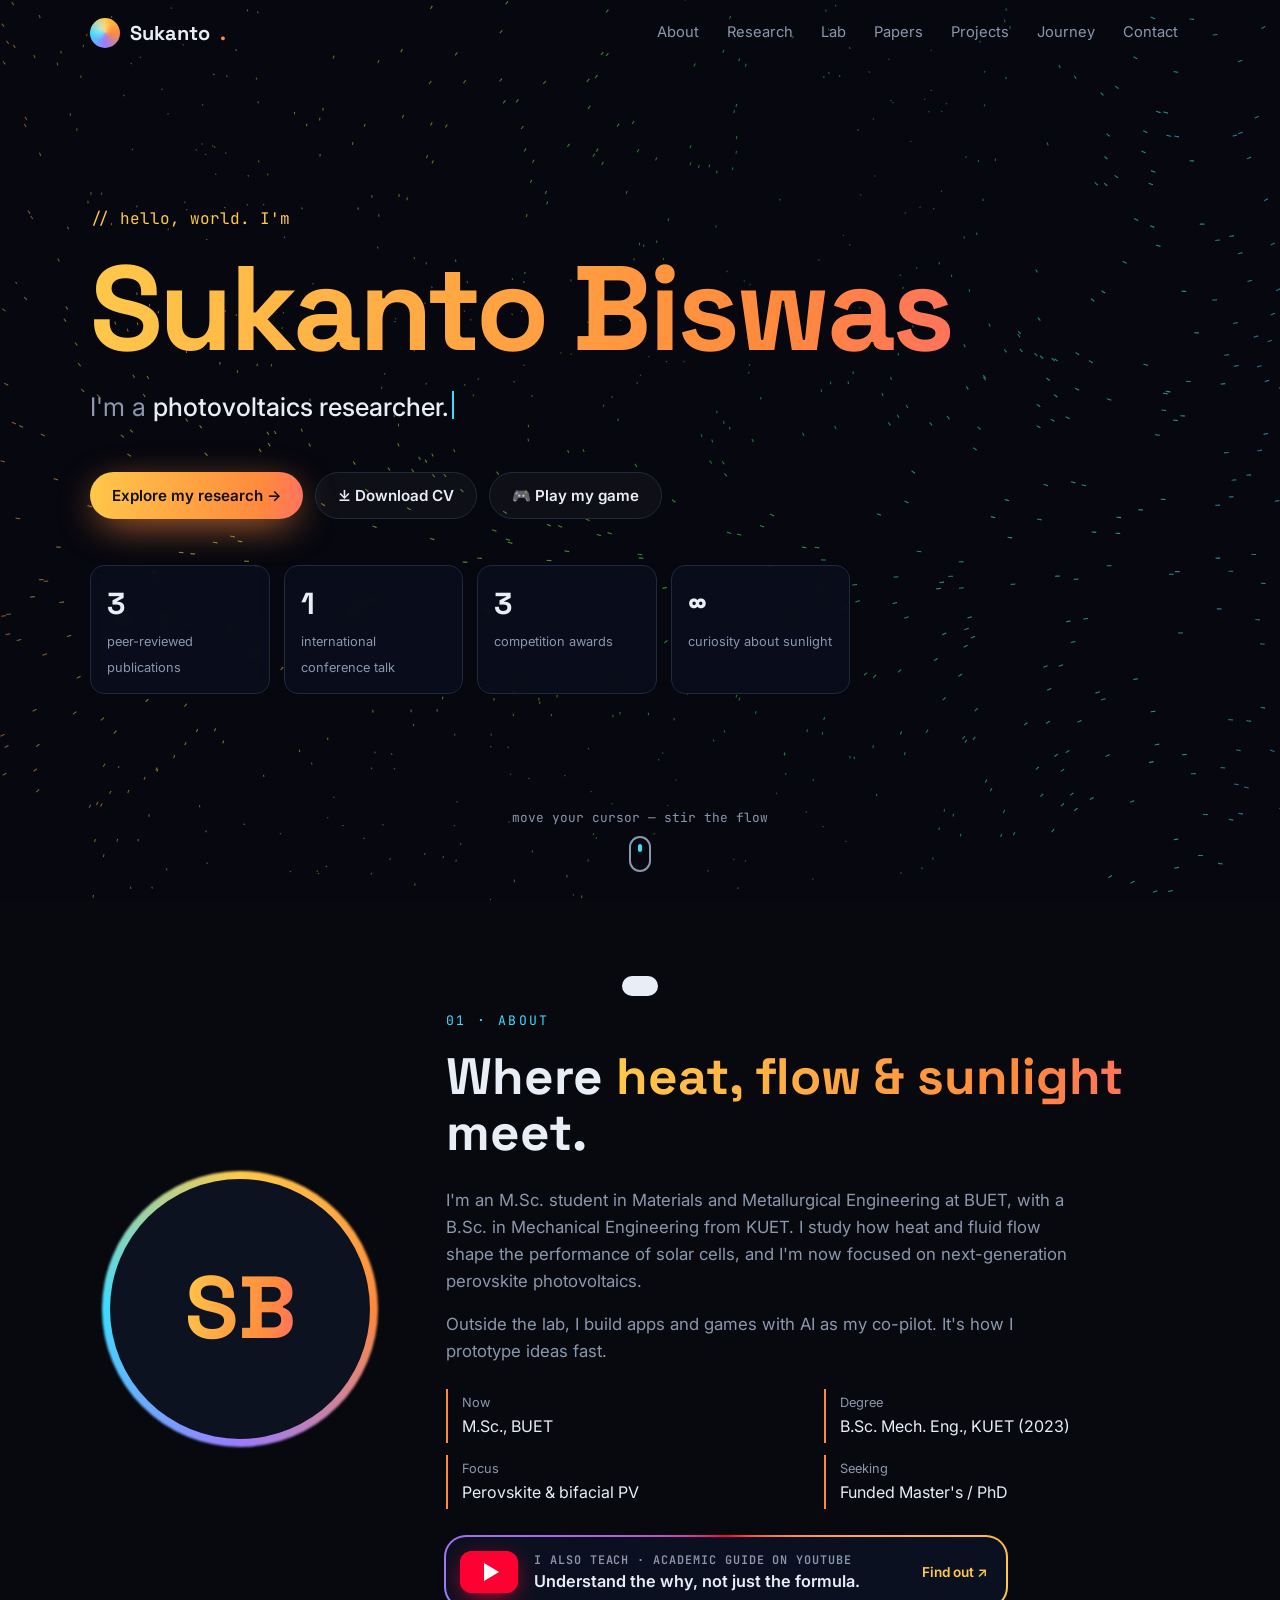
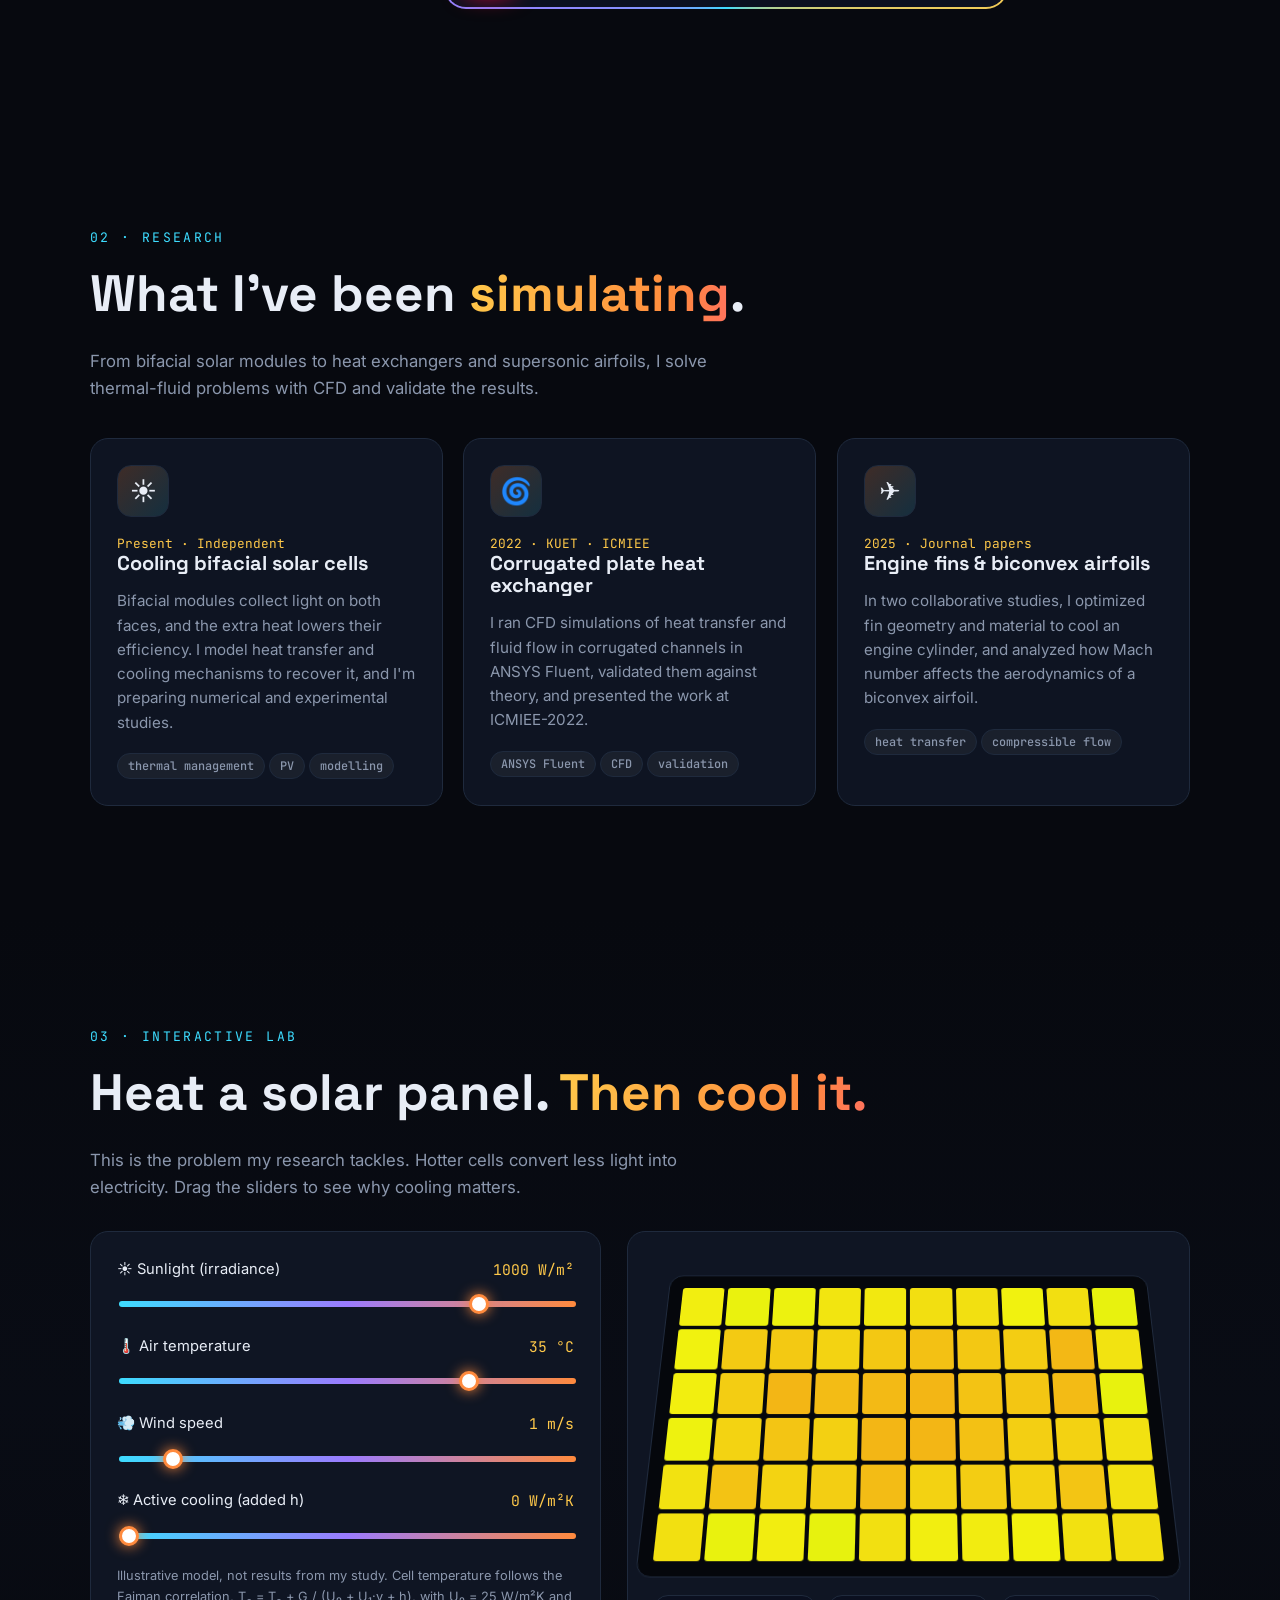
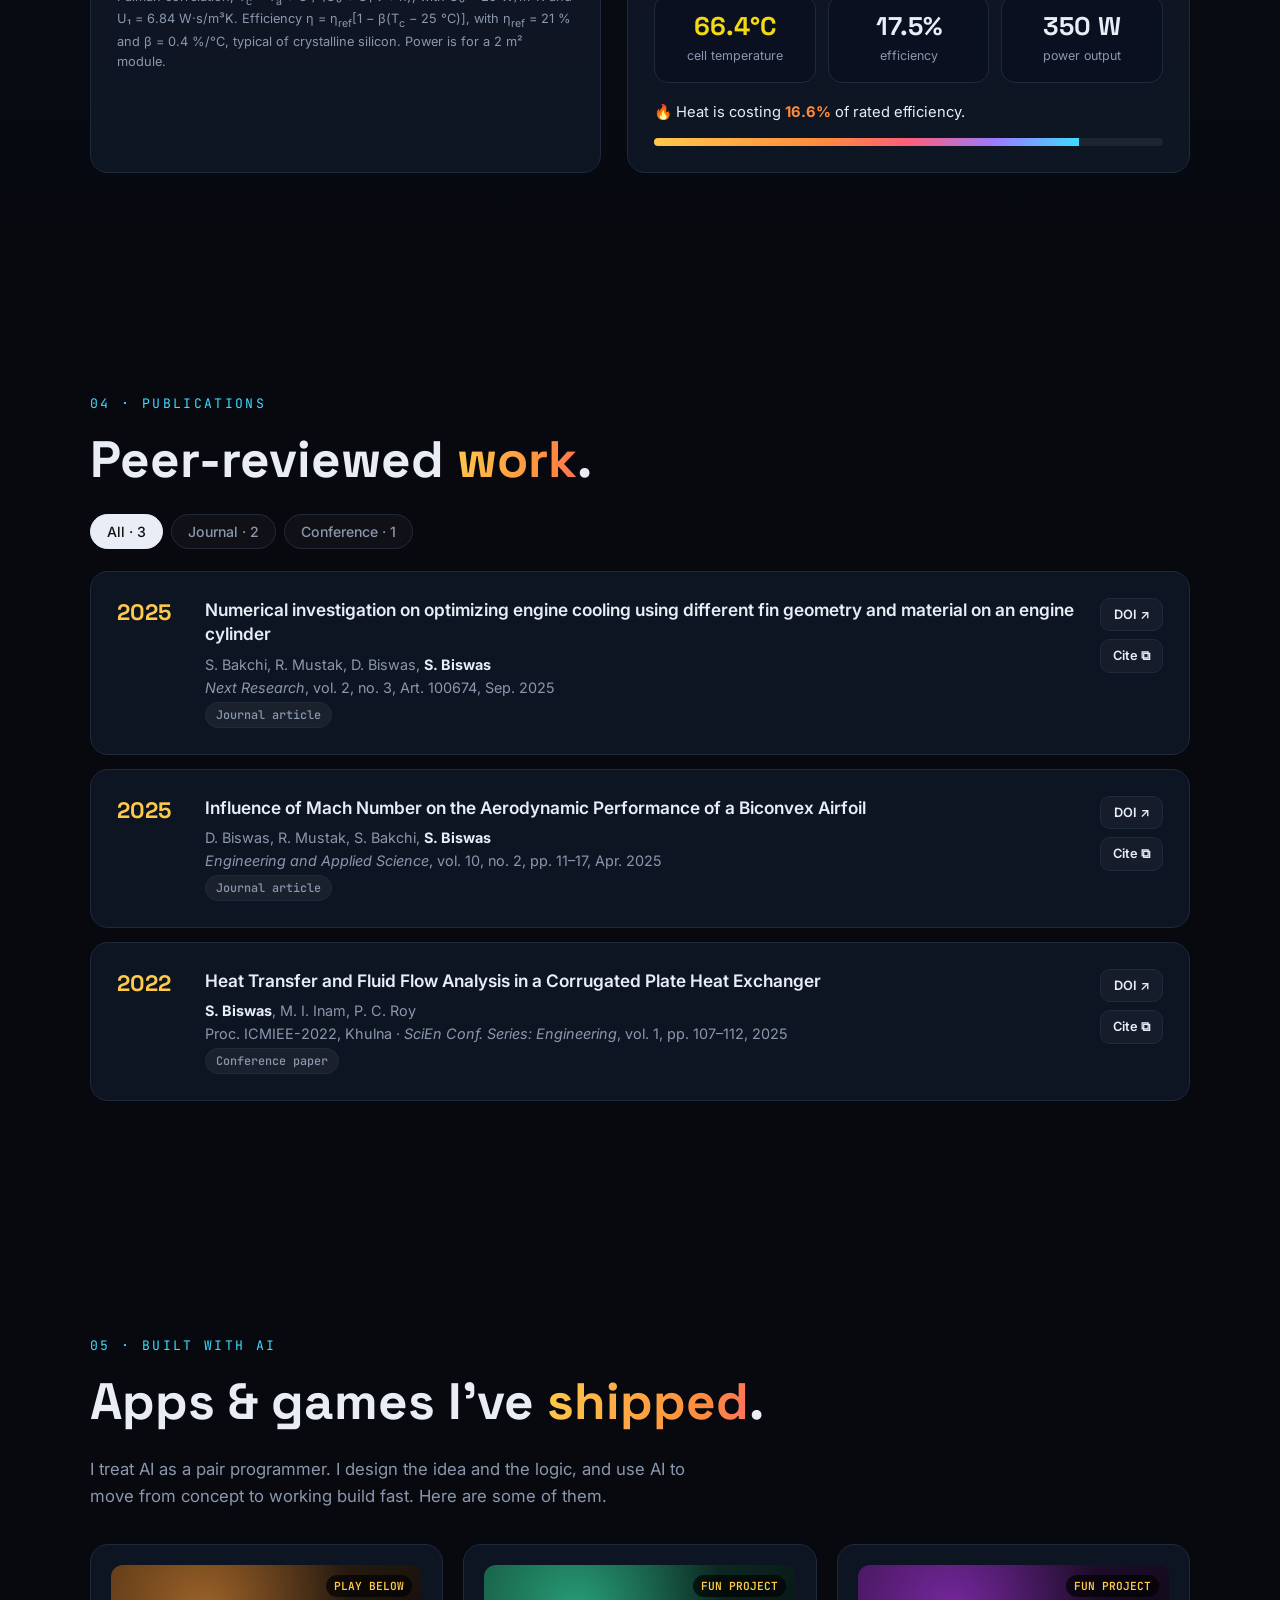
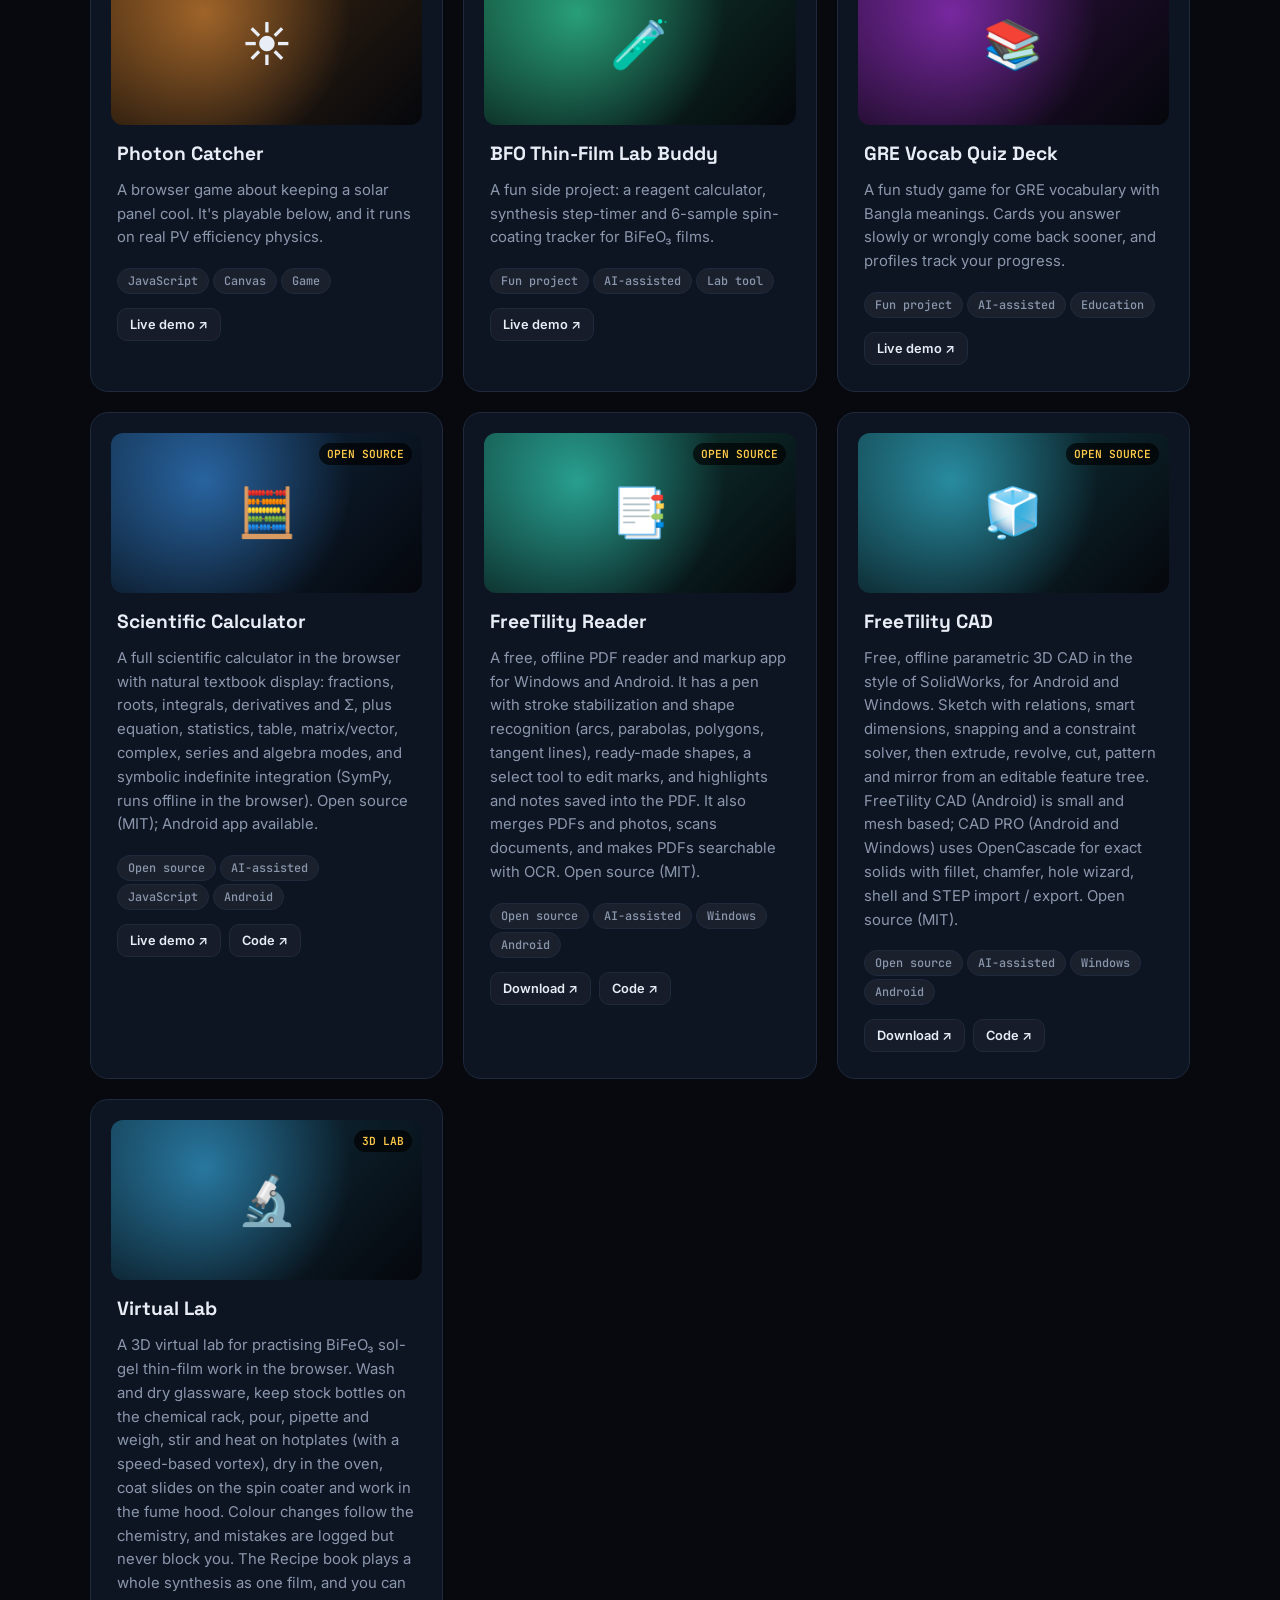
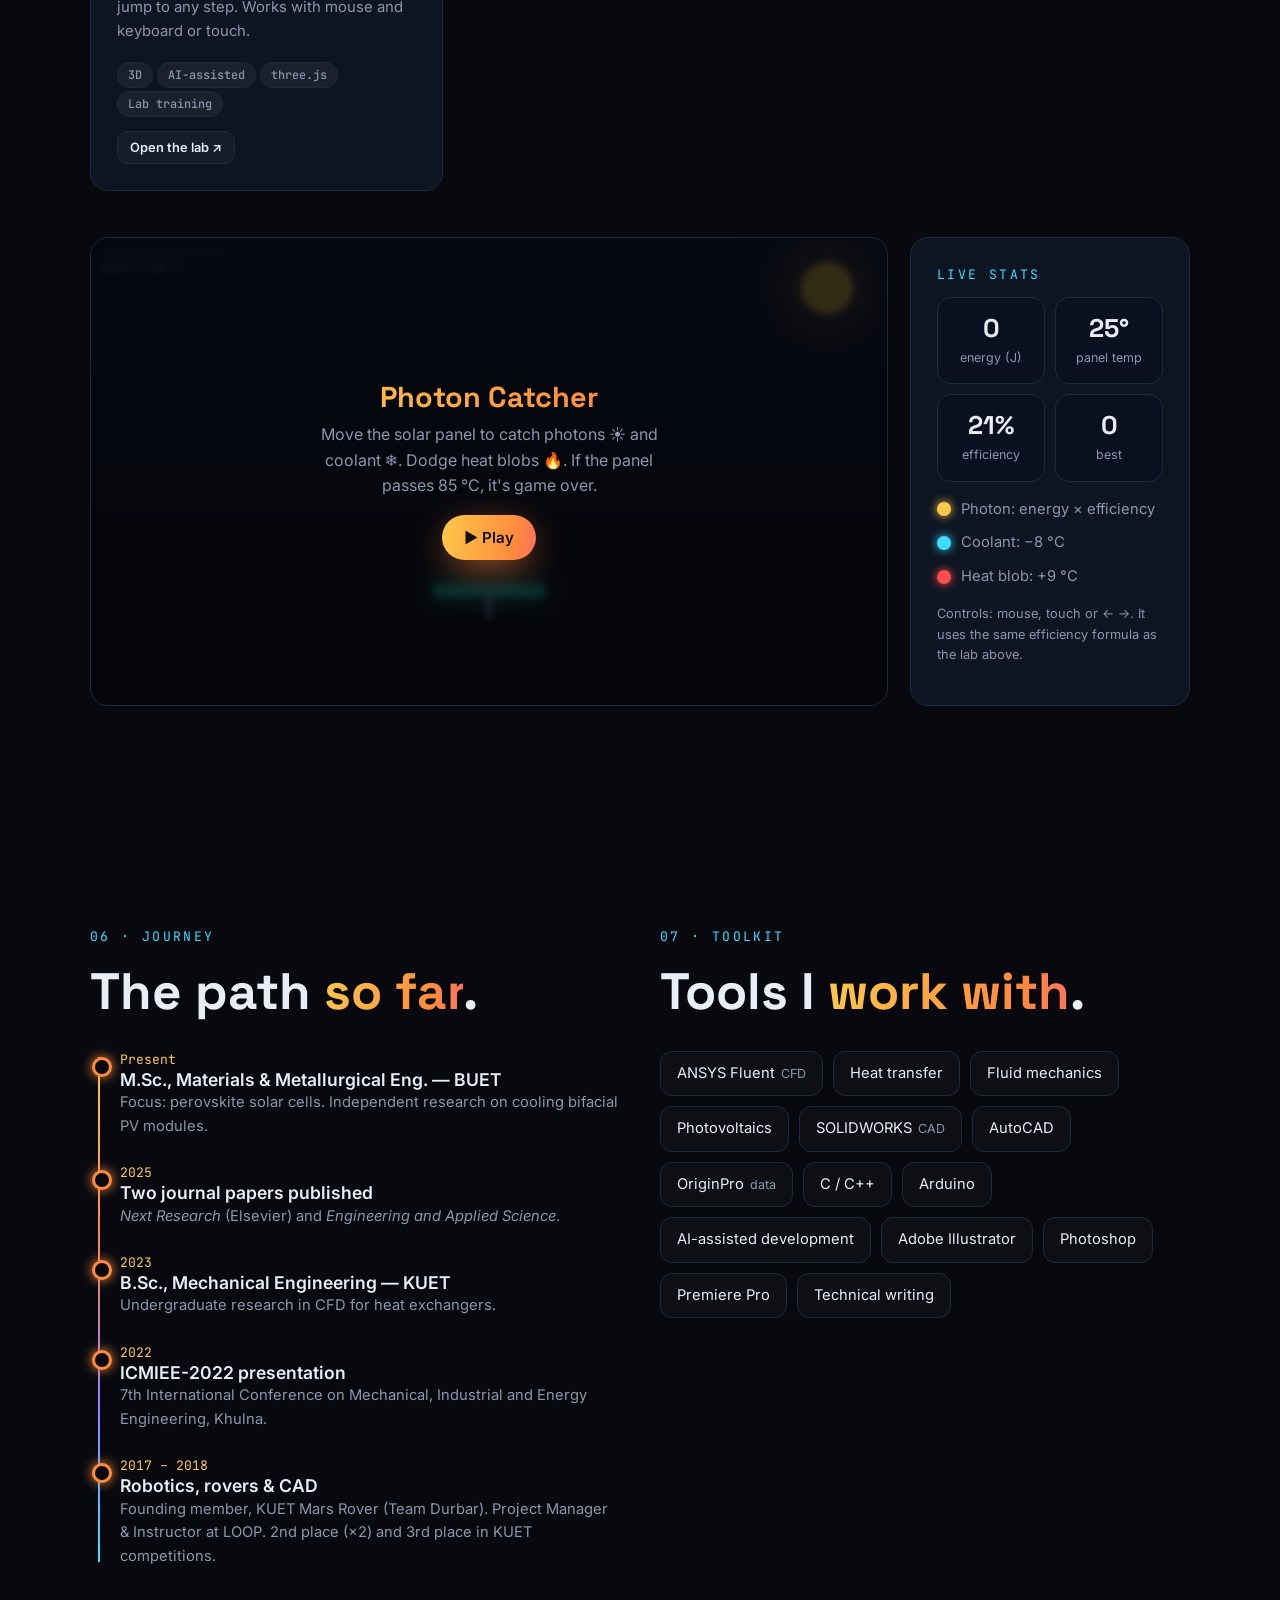
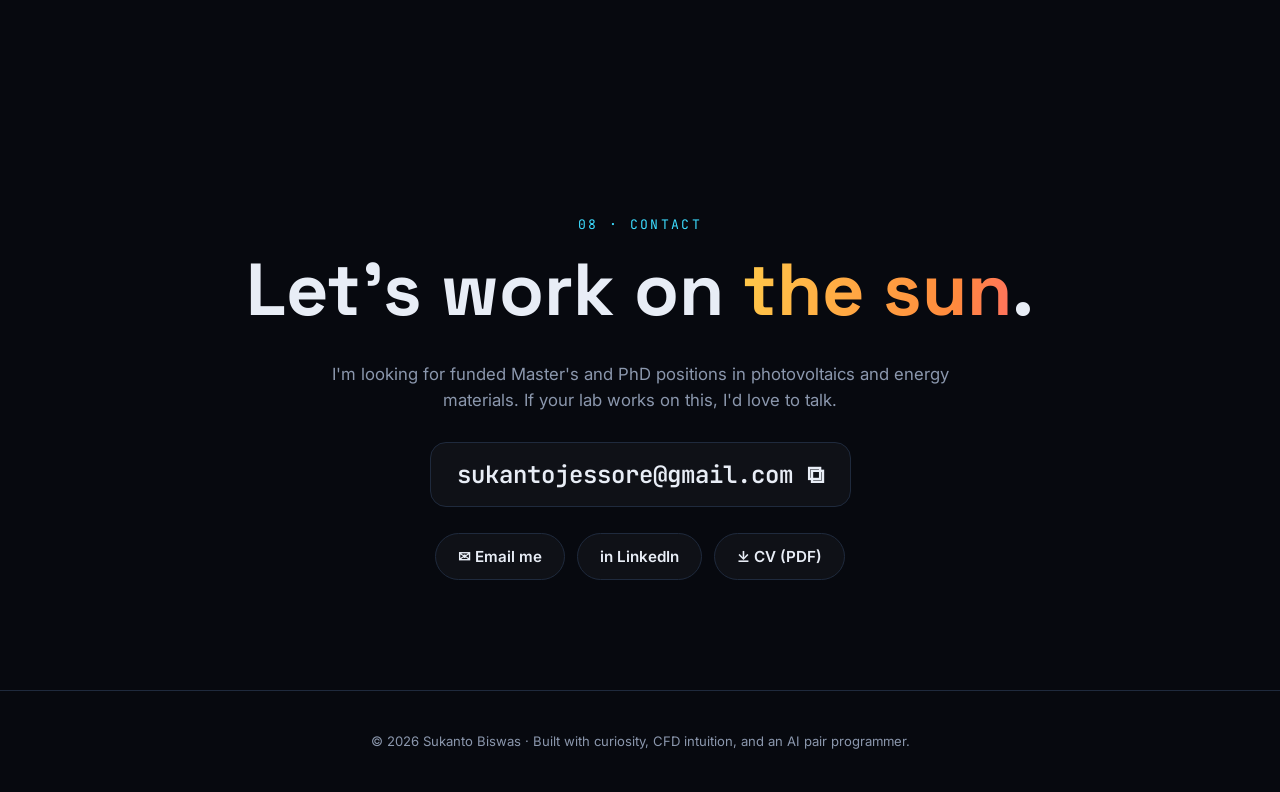
<file: index.html>
<!doctype html>
<html lang="en">
<head>
<meta charset="utf-8">
<meta name="viewport" content="width=device-width, initial-scale=1">
<title>Sukanto Biswas — Photovoltaics & Thermal-Fluid Research</title>
<meta name="description" content="Sukanto Biswas — M.Sc. student at BUET researching photovoltaics, thermal management and CFD. Publications, interactive research demos, and AI-assisted apps and games.">
<link rel="preconnect" href="https://fonts.googleapis.com">
<link rel="preconnect" href="https://fonts.gstatic.com" crossorigin>
<link href="https://fonts.googleapis.com/css2?family=Space+Grotesk:wght@400;500;700&family=Inter:wght@400;500;600&family=JetBrains+Mono:wght@400;600&display=swap" rel="stylesheet">
<style>
:root{
  --bg:#07090f; --bg2:#0d1220; --card:#111827cc; --line:#1f2a3d;
  --ink:#e8edf6; --muted:#8b97ad; --hot:#ff8a3d; --sun:#ffc94a; --cool:#3ddcff; --violet:#9b7bff;
  --grad:linear-gradient(100deg,var(--sun),var(--hot) 40%,#ff5e7a 60%,var(--violet) 80%,var(--cool));
  --r:18px;
}
*{box-sizing:border-box}
html{scroll-behavior:smooth}
body{margin:0;background:var(--bg);color:var(--ink);font-family:Inter,system-ui,sans-serif;line-height:1.6;overflow-x:hidden}
a{color:inherit}
h1,h2,h3{font-family:"Space Grotesk",sans-serif;line-height:1.1;margin:0}
.mono{font-family:"JetBrains Mono",monospace}
.wrap{max-width:1140px;margin:0 auto;padding:0 20px}
section{padding:110px 0;position:relative}
.eyebrow{font-family:"JetBrains Mono",monospace;color:var(--cool);font-size:.82rem;letter-spacing:.18em;text-transform:uppercase}
.h2{font-size:clamp(2rem,4.5vw,3.2rem);margin:.35em 0 .5em}
.grad-text{background:var(--grad);-webkit-background-clip:text;background-clip:text;color:transparent;background-size:200% auto;animation:shine 8s linear infinite}
@keyframes shine{to{background-position:200% center}}
.lead{color:var(--muted);max-width:640px;font-size:1.05rem}

/* progress + nav */
#progress{position:fixed;top:0;left:0;height:3px;width:0;background:var(--grad);z-index:100}
nav{position:fixed;top:0;left:0;right:0;z-index:50;transition:.3s}
nav.scrolled{background:#07090fcc;backdrop-filter:blur(14px);border-bottom:1px solid var(--line)}
nav .wrap{display:flex;align-items:center;justify-content:space-between;height:66px}
.logo{font-family:"Space Grotesk";font-weight:700;font-size:1.25rem;text-decoration:none;display:flex;align-items:center;gap:10px}
.logo i{width:30px;height:30px;border-radius:50%;background:radial-gradient(circle at 35% 35%,#fff6,transparent 40%),conic-gradient(var(--sun),var(--hot),var(--violet),var(--cool),var(--sun));animation:spin 8s linear infinite;display:block}
@keyframes spin{to{transform:rotate(360deg)}}
.links{display:flex;gap:4px}
.links a{text-decoration:none;color:var(--muted);font-size:.92rem;padding:8px 12px;border-radius:999px;transition:.2s}
.links a:hover,.links a.active{color:var(--ink);background:#ffffff10}
#menuBtn{display:none;background:none;border:1px solid var(--line);color:var(--ink);border-radius:10px;padding:6px 10px;font-size:1.1rem}

/* hero */
#hero{min-height:100vh;display:flex;align-items:center;padding:0;overflow:hidden}
#flow{position:absolute;inset:0;width:100%;height:100%}
#hero .wrap{position:relative;z-index:2;pointer-events:none;width:100%}
#hero .wrap *{pointer-events:auto}
.hello{font-family:"JetBrains Mono";color:var(--sun)}
.name{font-size:clamp(2.4rem,11vw,7.5rem);font-weight:700;letter-spacing:-.03em;margin:.1em 0}
.role{font-size:clamp(1.15rem,2.6vw,1.6rem);color:var(--muted);min-height:2.2em}
.role b{color:var(--ink);font-weight:500}
.caret{display:inline-block;width:2px;height:1.1em;background:var(--cool);vertical-align:-3px;margin-left:3px;animation:blink 1s steps(1) infinite}
@keyframes blink{50%{opacity:0}}
.cta{display:flex;gap:12px;flex-wrap:wrap;margin-top:28px}
.btn{display:inline-flex;align-items:center;gap:8px;padding:13px 22px;border-radius:999px;text-decoration:none;font-weight:600;border:1px solid var(--line);background:#ffffff08;color:var(--ink);cursor:pointer;font:600 .95rem Inter;transition:transform .2s,box-shadow .2s,background .2s}
.btn:hover{transform:translateY(-2px);background:#ffffff14}
.btn.primary{background:var(--grad);background-size:200% auto;color:#111;border:none;box-shadow:0 10px 40px -10px var(--hot)}
.btn.primary:hover{background-position:100% center;box-shadow:0 14px 50px -8px var(--hot)}
.hint{position:absolute;bottom:28px;left:50%;transform:translateX(-50%);z-index:2;color:var(--muted);font-size:.8rem;font-family:"JetBrains Mono";text-align:center}
.hint span{display:block;width:22px;height:36px;border:2px solid var(--muted);border-radius:12px;margin:8px auto 0;position:relative}
.hint span:after{content:"";position:absolute;left:50%;top:6px;width:4px;height:8px;border-radius:2px;background:var(--cool);transform:translateX(-50%);animation:scrolly 1.6s infinite}
@keyframes scrolly{to{top:20px;opacity:0}}

/* stats */
.stats{display:grid;grid-template-columns:repeat(4,minmax(0,1fr));gap:14px;margin-top:46px;max-width:760px}
.stat{background:#0b1020aa;border:1px solid var(--line);border-radius:14px;padding:14px 16px;backdrop-filter:blur(6px)}
.stat b{font-family:"Space Grotesk";font-size:1.9rem;display:block}
.stat small{color:var(--muted);font-size:.8rem}

/* cards */
.proj[data-href]{cursor:pointer}
.proj[data-href]:focus-visible{outline:2px solid #ff8a3d;outline-offset:3px}
.card{background:var(--card);border:1px solid var(--line);border-radius:var(--r);padding:26px;position:relative;overflow:hidden;transition:border-color .3s,transform .25s}
.card:before{content:"";position:absolute;inset:0;background:radial-gradient(500px circle at var(--mx,50%) var(--my,50%),#ff8a3d1c,transparent 40%);opacity:0;transition:.3s;pointer-events:none}
.card:hover:before{opacity:1}
.card:hover{border-color:#ff8a3d55}
.tag{display:inline-block;font:500 .74rem "JetBrains Mono";padding:4px 10px;border-radius:999px;background:#ffffff0d;border:1px solid var(--line);color:var(--muted);margin:3px 4px 0 0}

/* about */
.about{display:grid;grid-template-columns:300px 1fr;gap:56px;align-items:center}
.avatar{width:260px;height:260px;border-radius:50%;position:relative;margin:auto;display:grid;place-items:center}
.avatar:before{content:"";position:absolute;inset:-8px;border-radius:50%;background:conic-gradient(var(--sun),var(--hot),var(--violet),var(--cool),var(--sun));animation:spin 10s linear infinite;filter:blur(1px)}
.avatar .in{position:absolute;inset:0;border-radius:50%;background:var(--bg2);display:grid;place-items:center;overflow:hidden}
.avatar .in b{font-family:"Space Grotesk";font-size:5.5rem}
.avatar img{width:100%;height:100%;object-fit:cover}
.facts{display:grid;grid-template-columns:1fr 1fr;gap:12px;margin-top:24px}
.fact{border-left:2px solid var(--hot);padding:4px 14px}
.fact small{color:var(--muted);display:block;font-size:.8rem}

/* research */
.grid3{display:grid;grid-template-columns:repeat(3,1fr);gap:20px}
.rcard{transform-style:preserve-3d;will-change:transform}
.rcard .ico{width:52px;height:52px;border-radius:14px;display:grid;place-items:center;font-size:1.6rem;margin-bottom:18px;background:linear-gradient(135deg,#ff8a3d33,#3ddcff22);border:1px solid var(--line)}
.rcard h3{font-size:1.25rem;margin-bottom:6px}
.rcard .when{font:.8rem "JetBrains Mono";color:var(--sun)}
.rcard p{color:var(--muted);font-size:.95rem}

/* lab */
.lab{display:grid;grid-template-columns:1fr 1.1fr;gap:26px;margin-top:30px}
.ctrl{margin-bottom:20px}
.ctrl label{display:flex;justify-content:space-between;font-size:.92rem;margin-bottom:8px}
.ctrl label span{font-family:"JetBrains Mono";color:var(--sun)}
input[type=range]{-webkit-appearance:none;appearance:none;width:100%;height:6px;border-radius:6px;background:linear-gradient(90deg,var(--cool),var(--violet),var(--hot));outline:none}
input[type=range]::-webkit-slider-thumb{-webkit-appearance:none;width:20px;height:20px;border-radius:50%;background:#fff;border:3px solid var(--hot);cursor:pointer;box-shadow:0 0 14px var(--hot)}
input[type=range]::-moz-range-thumb{width:16px;height:16px;border-radius:50%;background:#fff;border:3px solid var(--hot);cursor:pointer}
.panelviz{display:grid;grid-template-columns:repeat(10,1fr);gap:4px;padding:14px;border-radius:14px;background:#05070c;border:1px solid var(--line);transform:perspective(700px) rotateX(18deg);margin-bottom:22px}
.panelviz div{aspect-ratio:1;border-radius:3px;transition:background .4s}
.readouts{display:grid;grid-template-columns:repeat(3,1fr);gap:12px}
.ro{background:#0b1020;border:1px solid var(--line);border-radius:14px;padding:14px;text-align:center}
.ro b{font:700 1.6rem "Space Grotesk";display:block}
.ro small{color:var(--muted);font-size:.78rem}
.note{color:var(--muted);font-size:.8rem;margin-top:16px}
.bar{height:8px;border-radius:8px;background:#ffffff10;overflow:hidden;margin-top:14px}
.bar i{display:block;height:100%;background:var(--grad);transition:width .4s}

/* pubs */
.chips{display:flex;gap:8px;flex-wrap:wrap;margin-bottom:22px}
.chip{border:1px solid var(--line);background:#ffffff08;color:var(--muted);padding:8px 16px;border-radius:999px;cursor:pointer;font:500 .88rem Inter;transition:.2s}
.chip.on{background:var(--ink);color:#111;border-color:var(--ink)}
.pub{display:grid;grid-template-columns:70px 1fr auto;gap:18px;align-items:start;margin-bottom:14px}
.pub .yr{font:700 1.4rem "Space Grotesk";color:var(--sun)}
.pub h3{font-size:1.08rem;margin-bottom:6px;font-family:Inter;font-weight:600;line-height:1.4}
.pub p{margin:0;color:var(--muted);font-size:.9rem}
.pub p b{color:var(--ink)}
.pub .acts{display:flex;flex-direction:column;gap:8px}
.mini{font:600 .8rem Inter;padding:8px 12px;border-radius:10px;border:1px solid var(--line);background:#ffffff08;color:var(--ink);cursor:pointer;text-decoration:none;text-align:center;white-space:nowrap}
.mini:hover{border-color:var(--cool);color:var(--cool)}
.pub.hide{display:none}

/* projects */
.pgrid{display:grid;grid-template-columns:repeat(3,1fr);gap:20px}
.proj .thumb{height:160px;border-radius:12px;margin:-6px -6px 18px;display:grid;place-items:center;font-size:3rem;position:relative;overflow:hidden}
.proj h3{font-size:1.2rem;margin-bottom:6px}
.proj p{color:var(--muted);font-size:.93rem;min-height:3em}
.proj .row{display:flex;gap:8px;margin-top:14px;flex-wrap:wrap}
.badge{position:absolute;top:10px;right:10px;font:600 .7rem "JetBrains Mono";background:#000a;padding:4px 8px;border-radius:999px;color:var(--sun)}

/* game */
.game{margin-top:46px;display:grid;grid-template-columns:1fr 280px;gap:22px}
#gameWrap{position:relative;border-radius:var(--r);overflow:hidden;border:1px solid var(--line);background:#05070c}
#game{display:block;width:100%;height:380px;touch-action:none}
#overlay{position:absolute;inset:0;display:grid;place-items:center;text-align:center;background:#05070cd0;backdrop-filter:blur(3px);padding:20px}
#overlay h3{font-size:1.8rem;margin-bottom:8px}
#overlay p{color:var(--muted);max-width:380px;margin:0 auto 16px}
.legend div{display:flex;align-items:center;gap:10px;margin-bottom:10px;font-size:.92rem;color:var(--muted)}
.dot{width:14px;height:14px;border-radius:50%;flex:none}
.hud{display:grid;grid-template-columns:1fr 1fr;gap:10px;margin-bottom:16px}

/* timeline */
.tl{position:relative;margin-top:30px;padding-left:30px}
.tl:before{content:"";position:absolute;left:8px;top:6px;bottom:6px;width:2px;background:linear-gradient(var(--sun),var(--hot),var(--violet),var(--cool))}
.ti{position:relative;margin-bottom:26px}
.ti:before{content:"";position:absolute;left:-28px;top:6px;width:14px;height:14px;border-radius:50%;background:var(--bg);border:3px solid var(--hot);box-shadow:0 0 12px var(--hot)}
.ti .when{font:.82rem "JetBrains Mono";color:var(--sun)}
.ti h3{font-size:1.1rem;margin:2px 0;font-family:Inter;font-weight:600}
.ti p{margin:0;color:var(--muted);font-size:.92rem}
.two{display:grid;grid-template-columns:1fr 1fr;gap:40px}
.skills{display:flex;flex-wrap:wrap;gap:10px;margin-top:30px}
.skill{padding:10px 16px;border-radius:12px;border:1px solid var(--line);background:#ffffff06;font-size:.92rem;transition:.25s;cursor:default}
.skill:hover{border-color:var(--cool);box-shadow:0 0 24px -6px var(--cool);transform:translateY(-3px)}
.skill em{font-style:normal;color:var(--muted);font-size:.78rem;margin-left:6px}

/* YouTube teaser button */
.ytb{--a:0deg;position:relative;display:flex;align-items:center;gap:16px;margin-top:28px;max-width:560px;padding:14px 18px 14px 14px;border-radius:20px;text-decoration:none;color:var(--ink);background:#0b1020;isolation:isolate;transition:transform .25s}
.ytb:before{content:"";position:absolute;inset:-2px;border-radius:22px;z-index:-1;background:conic-gradient(from var(--a),#ff0033,var(--sun),var(--cool),var(--violet),#ff0033);animation:ytspin 6s linear infinite}
.ytb:after{content:"";position:absolute;inset:0;border-radius:20px;z-index:-1;background:#0b1020}
@property --a{syntax:"<angle>";inherits:false;initial-value:0deg}
@keyframes ytspin{to{--a:360deg}}
.ytb:hover{transform:translateY(-3px)}
.ytb:hover:before{filter:drop-shadow(0 0 18px #ff003366)}
.ytb-play{position:relative;flex:none;width:58px;height:42px;border-radius:12px;background:#ff0033;display:grid;place-items:center;box-shadow:0 6px 24px -6px #ff0033}
.ytb-play:before{content:"";position:absolute;inset:0;border-radius:12px;border:2px solid #ff0033;animation:ytping 2s ease-out infinite}
@keyframes ytping{to{transform:scale(1.5);opacity:0}}
.ytb-play i{width:0;height:0;border-left:15px solid #fff;border-top:9px solid transparent;border-bottom:9px solid transparent;margin-left:4px;transition:transform .25s}
.ytb:hover .ytb-play i{transform:scale(1.2)}
.ytb-txt{flex:1;min-width:0}
.ytb-txt small{display:block;font:600 .74rem "JetBrains Mono";letter-spacing:.08em;text-transform:uppercase;color:var(--muted)}
.ytb-txt b{display:block;font:600 1.02rem Inter;line-height:1.35;margin-top:2px;transition:opacity .35s,transform .35s}
.ytb-txt b.out{opacity:0;transform:translateY(6px)}
.ytb-go{flex:none;font:600 .85rem Inter;color:var(--sun);white-space:nowrap}
@media (max-width:520px){.ytb-go{display:none}}

/* contact */
#contact{text-align:center}
.big{font-size:clamp(2.2rem,6vw,4.6rem);margin:.2em 0 .4em}
.mail{font:600 clamp(1rem,2.6vw,1.5rem) "JetBrains Mono";padding:16px 26px;border-radius:16px;border:1px solid var(--line);background:#ffffff08;color:var(--ink);cursor:pointer;transition:.25s}
.mail:hover{border-color:var(--hot);box-shadow:0 0 40px -10px var(--hot)}
.socials{display:flex;gap:12px;justify-content:center;margin-top:26px;flex-wrap:wrap}
footer{text-align:center;color:var(--muted);font-size:.82rem;padding:40px 0;border-top:1px solid var(--line)}
#toast{position:fixed;bottom:24px;left:50%;transform:translate(-50%,120px);background:var(--ink);color:#111;padding:10px 18px;border-radius:999px;font-weight:600;transition:.35s;z-index:200}
#toast.show{transform:translate(-50%,0)}

/* glow cursor */
#glow{position:fixed;width:420px;height:420px;border-radius:50%;pointer-events:none;z-index:1;background:radial-gradient(circle,#ff8a3d14,transparent 60%);transform:translate(-50%,-50%);transition:opacity .3s;left:-500px;top:-500px}

/* reveal */
.rv{opacity:0;transform:translateY(34px);transition:opacity .8s,transform .8s cubic-bezier(.2,.7,.2,1)}
.rv.in{opacity:1;transform:none}

@media (max-width:900px){
  .links{display:none;position:absolute;top:66px;right:16px;flex-direction:column;background:#0d1220;border:1px solid var(--line);border-radius:14px;padding:8px}
  .links.open{display:flex}
  #menuBtn{display:block}
  .about,.lab,.game,.two{grid-template-columns:1fr}
  .grid3,.pgrid{grid-template-columns:1fr}
  .stats{grid-template-columns:repeat(2,minmax(0,1fr))}
  .pub{grid-template-columns:1fr}
  .pub .acts{flex-direction:row}
  #glow{display:none}
  section{padding:80px 0}
}
@media (prefers-reduced-motion:reduce){*{animation:none!important;transition:none!important}.rv{opacity:1;transform:none}}
</style>
</head>
<body>
<div id="progress"></div>
<div id="glow"></div>

<nav id="nav"><div class="wrap">
  <a class="logo" href="#hero"><i></i>Sukanto<span class="grad-text">.</span></a>
  <div class="links" id="links">
    <a href="#about">About</a><a href="#research">Research</a><a href="#lab">Lab</a>
    <a href="#publications">Papers</a><a href="#projects">Projects</a><a href="#journey">Journey</a><a href="#contact">Contact</a>
  </div>
  <button id="menuBtn" aria-label="Menu">☰</button>
</div></nav>

<!-- HERO -->
<section id="hero">
  <canvas id="flow"></canvas>
  <div class="wrap">
    <div class="hello">// hello, world. I'm</div>
    <h1 class="name"><span class="grad-text">Sukanto Biswas</span></h1>
    <div class="role">I'm a <b id="typed"></b><span class="caret"></span></div>
    <div class="cta">
      <a class="btn primary" href="#research">Explore my research →</a>
      <a class="btn" href="Sukanto_Biswas_CV.pdf" download>⤓ Download CV</a>
      <a class="btn" href="#projects">🎮 Play my game</a>
    </div>
    <div class="stats">
      <div class="stat"><b data-count="3">0</b><small>peer-reviewed publications</small></div>
      <div class="stat"><b data-count="1">0</b><small>international conference talk</small></div>
      <div class="stat"><b data-count="3">0</b><small>competition awards</small></div>
      <div class="stat"><b>∞</b><small>curiosity about sunlight</small></div>
    </div>
  </div>
  <div class="hint">move your cursor — stir the flow<span></span></div>
</section>

<!-- ABOUT -->
<section id="about"><div class="wrap about">
  <div class="avatar rv"><div class="in">
    <!-- To use your photo: replace <b>SB</b> with <img src="photo.jpg" alt="Sukanto Biswas"> -->
    <b class="grad-text">SB</b>
  </div></div>
  <div class="rv">
    <div class="eyebrow">01 · About</div>
    <h2 class="h2">Where <span class="grad-text">heat, flow & sunlight</span> meet.</h2>
    <p class="lead">I'm an M.Sc. student in Materials and Metallurgical Engineering at BUET, with a B.Sc. in Mechanical Engineering from KUET. I study how heat and fluid flow shape the performance of solar cells, and I'm now focused on next-generation perovskite photovoltaics.</p>
    <p class="lead">Outside the lab, I build apps and games with AI as my co-pilot. It's how I prototype ideas fast.</p>
    <div class="facts">
      <div class="fact"><small>Now</small>M.Sc., BUET</div>
      <div class="fact"><small>Degree</small>B.Sc. Mech. Eng., KUET (2023)</div>
      <div class="fact"><small>Focus</small>Perovskite & bifacial PV</div>
      <div class="fact"><small>Seeking</small>Funded Master's / PhD</div>
    </div>
    <a class="ytb" href="https://www.youtube.com/@AcademicGuideBySukanto" target="_blank" rel="noopener" aria-label="Academic Guide by Sukanto on YouTube: concept videos in Bangla">
      <span class="ytb-play"><i></i></span>
      <span class="ytb-txt"><small>I also teach · Academic Guide on YouTube</small><b id="ytQ">Tough concepts, explained simply.</b></span>
      <span class="ytb-go">Find out ↗</span>
    </a>
  </div>
</div></section>

<!-- RESEARCH -->
<section id="research"><div class="wrap">
  <div class="rv">
    <div class="eyebrow">02 · Research</div>
    <h2 class="h2">What I've been <span class="grad-text">simulating</span>.</h2>
    <p class="lead">From bifacial solar modules to heat exchangers and supersonic airfoils, I solve thermal-fluid problems with CFD and validate the results.</p>
  </div>
  <div class="grid3" style="margin-top:36px">
    <div class="card rcard rv">
      <div class="ico">☀️</div><div class="when">Present · Independent</div>
      <h3>Cooling bifacial solar cells</h3>
      <p>Bifacial modules collect light on both faces, and the extra heat lowers their efficiency. I model heat transfer and cooling mechanisms to recover it, and I'm preparing numerical and experimental studies.</p>
      <span class="tag">thermal management</span><span class="tag">PV</span><span class="tag">modelling</span>
    </div>
    <div class="card rcard rv">
      <div class="ico">🌀</div><div class="when">2022 · KUET · ICMIEE</div>
      <h3>Corrugated plate heat exchanger</h3>
      <p>I ran CFD simulations of heat transfer and fluid flow in corrugated channels in ANSYS Fluent, validated them against theory, and presented the work at ICMIEE-2022.</p>
      <span class="tag">ANSYS Fluent</span><span class="tag">CFD</span><span class="tag">validation</span>
    </div>
    <div class="card rcard rv">
      <div class="ico">✈️</div><div class="when">2025 · Journal papers</div>
      <h3>Engine fins & biconvex airfoils</h3>
      <p>In two collaborative studies, I optimized fin geometry and material to cool an engine cylinder, and analyzed how Mach number affects the aerodynamics of a biconvex airfoil.</p>
      <span class="tag">heat transfer</span><span class="tag">compressible flow</span>
    </div>
  </div>
</div></section>

<!-- LAB -->
<section id="lab" style="background:linear-gradient(180deg,transparent,#0d122055,transparent)"><div class="wrap">
  <div class="rv">
    <div class="eyebrow">03 · Interactive lab</div>
    <h2 class="h2">Heat a solar panel. <span class="grad-text">Then cool it.</span></h2>
    <p class="lead">This is the problem my research tackles. Hotter cells convert less light into electricity. Drag the sliders to see why cooling matters.</p>
  </div>
  <div class="lab">
    <div class="card rv">
      <div class="ctrl"><label>☀️ Sunlight (irradiance) <span id="vG"></span></label><input type="range" id="G" min="200" max="1200" step="10" value="1000"></div>
      <div class="ctrl"><label>🌡️ Air temperature <span id="vTa"></span></label><input type="range" id="Ta" min="0" max="45" step="1" value="35"></div>
      <div class="ctrl"><label>💨 Wind speed <span id="vV"></span></label><input type="range" id="V" min="0" max="10" step="0.5" value="1"></div>
      <div class="ctrl"><label>❄️ Active cooling (added h) <span id="vH"></span></label><input type="range" id="H" min="0" max="100" step="1" value="0"></div>
      <p class="note">Illustrative model, not results from my study. Cell temperature follows the Faiman correlation, T<sub>c</sub> = T<sub>a</sub> + G / (U₀ + U₁·v + h), with U₀ = 25 W/m²K and U₁ = 6.84 W·s/m³K. Efficiency η = η<sub>ref</sub>[1 − β(T<sub>c</sub> − 25 °C)], with η<sub>ref</sub> = 21 % and β = 0.4 %/°C, typical of crystalline silicon. Power is for a 2 m² module.</p>
    </div>
    <div class="card rv">
      <div class="panelviz" id="pv"></div>
      <div class="readouts">
        <div class="ro"><b id="oT">–</b><small>cell temperature</small></div>
        <div class="ro"><b id="oE">–</b><small>efficiency</small></div>
        <div class="ro"><b id="oP">–</b><small>power output</small></div>
      </div>
      <div style="margin-top:18px;font-size:.92rem" id="oLoss"></div>
      <div class="bar"><i id="oBar"></i></div>
    </div>
  </div>
</div></section>

<!-- PUBLICATIONS -->
<section id="publications"><div class="wrap">
  <div class="rv">
    <div class="eyebrow">04 · Publications</div>
    <h2 class="h2">Peer-reviewed <span class="grad-text">work</span>.</h2>
  </div>
  <div class="chips rv" id="chips">
    <button class="chip on" data-f="all">All · 3</button>
    <button class="chip" data-f="journal">Journal · 2</button>
    <button class="chip" data-f="conf">Conference · 1</button>
  </div>
  <div id="pubs"></div>
</div></section>

<!-- PROJECTS -->
<section id="projects"><div class="wrap">
  <div class="rv">
    <div class="eyebrow">05 · Built with AI</div>
    <h2 class="h2">Apps & games I've <span class="grad-text">shipped</span>.</h2>
    <p class="lead">I treat AI as a pair programmer. I design the idea and the logic, and use AI to move from concept to working build fast. Here are some of them.</p>
  </div>
  <div class="pgrid" id="pgrid" style="margin-top:34px"></div>

  <div class="game rv">
    <div id="gameWrap">
      <canvas id="game"></canvas>
      <div id="overlay"><div>
        <h3 class="grad-text">Photon Catcher</h3>
        <p>Move the solar panel to catch photons ☀️ and coolant ❄️. Dodge heat blobs 🔥. If the panel passes 85 °C, it's game over.</p>
        <button class="btn primary" id="startBtn">▶ Play</button>
      </div></div>
    </div>
    <div class="card">
      <div class="eyebrow" style="margin-bottom:12px">Live stats</div>
      <div class="hud">
        <div class="ro"><b id="gE">0</b><small>energy (J)</small></div>
        <div class="ro"><b id="gT">25°</b><small>panel temp</small></div>
        <div class="ro"><b id="gEff">21%</b><small>efficiency</small></div>
        <div class="ro"><b id="gBest">0</b><small>best</small></div>
      </div>
      <div class="legend">
        <div><span class="dot" style="background:var(--sun);box-shadow:0 0 10px var(--sun)"></span>Photon: energy × efficiency</div>
        <div><span class="dot" style="background:var(--cool);box-shadow:0 0 10px var(--cool)"></span>Coolant: −8 °C</div>
        <div><span class="dot" style="background:#ff4d4d;box-shadow:0 0 10px #ff4d4d"></span>Heat blob: +9 °C</div>
      </div>
      <p class="note">Controls: mouse, touch or ← →. It uses the same efficiency formula as the lab above.</p>
    </div>
  </div>
</div></section>

<!-- JOURNEY -->
<section id="journey"><div class="wrap two">
  <div class="rv">
    <div class="eyebrow">06 · Journey</div>
    <h2 class="h2">The path <span class="grad-text">so far</span>.</h2>
    <div class="tl">
      <div class="ti"><div class="when">Present</div><h3>M.Sc., Materials & Metallurgical Eng. — BUET</h3><p>Focus: perovskite solar cells. Independent research on cooling bifacial PV modules.</p></div>
      <div class="ti"><div class="when">2025</div><h3>Two journal papers published</h3><p><i>Next Research</i> (Elsevier) and <i>Engineering and Applied Science</i>.</p></div>
      <div class="ti"><div class="when">2023</div><h3>B.Sc., Mechanical Engineering — KUET</h3><p>Undergraduate research in CFD for heat exchangers.</p></div>
      <div class="ti"><div class="when">2022</div><h3>ICMIEE-2022 presentation</h3><p>7th International Conference on Mechanical, Industrial and Energy Engineering, Khulna.</p></div>
      <div class="ti"><div class="when">2017 – 2018</div><h3>Robotics, rovers & CAD</h3><p>Founding member, KUET Mars Rover (Team Durbar). Project Manager & Instructor at LOOP. 2nd place (×2) and 3rd place in KUET competitions.</p></div>
    </div>
  </div>
  <div class="rv">
    <div class="eyebrow">07 · Toolkit</div>
    <h2 class="h2">Tools I <span class="grad-text">work with</span>.</h2>
    <div class="skills">
      <span class="skill">ANSYS Fluent<em>CFD</em></span><span class="skill">Heat transfer</span><span class="skill">Fluid mechanics</span>
      <span class="skill">Photovoltaics</span><span class="skill">SOLIDWORKS<em>CAD</em></span><span class="skill">AutoCAD</span>
      <span class="skill">OriginPro<em>data</em></span><span class="skill">C / C++</span><span class="skill">Arduino</span>
      <span class="skill">AI-assisted development</span><span class="skill">Adobe Illustrator</span><span class="skill">Photoshop</span>
      <span class="skill">Premiere Pro</span><span class="skill">Technical writing</span>
    </div>
  </div>
</div></section>

<!-- CONTACT -->
<section id="contact"><div class="wrap rv">
  <div class="eyebrow">08 · Contact</div>
  <h2 class="big">Let's work on <span class="grad-text">the sun</span>.</h2>
  <p class="lead" style="margin:0 auto 28px">I'm looking for funded Master's and PhD positions in photovoltaics and energy materials. If your lab works on this, I'd love to talk.</p>
  <button class="mail" id="mail">sukantojessore@gmail.com ⧉</button>
  <div class="socials">
    <a class="btn" href="mailto:sukantojessore@gmail.com">✉ Email me</a>
    <a class="btn" href="https://www.linkedin.com/in/sukantobiswas/" target="_blank" rel="noopener">in LinkedIn</a>
    <a class="btn" href="Sukanto_Biswas_CV.pdf" download>⤓ CV (PDF)</a>
  </div>
</div></section>

<footer>© <span id="yr"></span> Sukanto Biswas · Built with curiosity, CFD intuition, and an AI pair programmer.</footer>
<div id="toast"></div>

<script>
/* ================= DATA (edit me) ================= */
const PUBS = [
  {yr:2025,type:'journal',title:'Numerical investigation on optimizing engine cooling using different fin geometry and material on an engine cylinder',
   authors:'S. Bakchi, R. Mustak, D. Biswas, <b>S. Biswas</b>',venue:'<i>Next Research</i>, vol. 2, no. 3, Art. 100674, Sep. 2025',doi:'10.1016/j.nexres.2025.100674'},
  {yr:2025,type:'journal',title:'Influence of Mach Number on the Aerodynamic Performance of a Biconvex Airfoil',
   authors:'D. Biswas, R. Mustak, S. Bakchi, <b>S. Biswas</b>',venue:'<i>Engineering and Applied Science</i>, vol. 10, no. 2, pp. 11–17, Apr. 2025',doi:'10.11648/j.eas.20251002.11'},
  {yr:2022,type:'conf',title:'Heat Transfer and Fluid Flow Analysis in a Corrugated Plate Heat Exchanger',
   authors:'<b>S. Biswas</b>, M. I. Inam, P. C. Roy',venue:'Proc. ICMIEE-2022, Khulna · <i>SciEn Conf. Series: Engineering</i>, vol. 1, pp. 107–112, 2025',doi:'10.38032/scse.2025.1.20'}
];

/* Your AI-built apps & games. Replace the placeholders:
   title, desc, emoji, tags, demo (live link), code (GitHub link), hue (thumbnail color 0-360) */
const PROJECTS = [
  {title:'Photon Catcher',desc:'A browser game about keeping a solar panel cool. It\'s playable below, and it runs on real PV efficiency physics.',emoji:'☀️',tags:['JavaScript','Canvas','Game'],demo:'#gameWrap',code:'',hue:30,badge:'PLAY BELOW'},
  {title:'BFO Thin-Film Lab Buddy',desc:'A fun side project: a reagent calculator, synthesis step-timer and 6-sample spin-coating tracker for BiFeO₃ films.',emoji:'🧪',tags:['Fun project','AI-assisted','Lab tool'],demo:'bfo-suite.html',code:'',hue:160,badge:'FUN PROJECT'},
  {title:'GRE Vocab Quiz Deck',desc:'A fun study game for GRE vocabulary with Bangla meanings. Cards you answer slowly or wrongly come back sooner, and profiles track your progress.',emoji:'📚',tags:['Fun project','AI-assisted','Education'],demo:'gre-quiz.html',code:'',hue:280,badge:'FUN PROJECT'},
  {title:'Scientific Calculator',desc:'A full scientific calculator in the browser with natural textbook display: fractions, roots, integrals, derivatives and Σ, plus equation, statistics, table, matrix/vector, complex, series and algebra modes, and symbolic indefinite integration (SymPy, runs offline in the browser). Open source (MIT); Android app available.',emoji:'🧮',tags:['Open source','AI-assisted','JavaScript','Android'],demo:'scientific-calculator/',code:'https://github.com/SUKANTO550/scientific-calculator',hue:210,badge:'OPEN SOURCE'},
  {title:'FreeTility Reader',desc:'A free, offline PDF reader and markup app for Windows and Android. It has a pen with stroke stabilization and shape recognition (arcs, parabolas, polygons, tangent lines), ready-made shapes, a select tool to edit marks, and highlights and notes saved into the PDF. It also merges PDFs and photos, scans documents, and makes PDFs searchable with OCR. Open source (MIT).',emoji:'📑',tags:['Open source','AI-assisted','Windows','Android'],demo:'https://github.com/SUKANTO550/freetility-reader/releases/latest',demoLabel:'Download',code:'https://github.com/SUKANTO550/freetility-reader',hue:172,badge:'OPEN SOURCE'},
  {title:'FreeTility CAD',desc:'Free, offline parametric 3D CAD in the style of SolidWorks, for Android and Windows. Sketch with relations, smart dimensions, snapping and a constraint solver, then extrude, revolve, cut, pattern and mirror from an editable feature tree. FreeTility CAD (Android) is small and mesh based; CAD PRO (Android and Windows) uses OpenCascade for exact solids with fillet, chamfer, hole wizard, shell and STEP import / export. Open source (MIT).',emoji:'🧊',tags:['Open source','AI-assisted','Windows','Android'],demo:'https://github.com/SUKANTO550/freetility-cad/releases/latest',demoLabel:'Download',code:'https://github.com/SUKANTO550/freetility-cad',hue:190,badge:'OPEN SOURCE'},
  {title:'Virtual Lab',desc:'A 3D virtual lab for practising BiFeO₃ sol-gel thin-film work in the browser. Wash and dry glassware, keep stock bottles on the chemical rack, pour, pipette and weigh, stir and heat on hotplates (with a speed-based vortex), dry in the oven, coat slides on the spin coater and work in the fume hood. Colour changes follow the chemistry, and mistakes are logged but never block you. The Recipe book plays a whole synthesis as one film, and you can jump to any step. Works with mouse and keyboard or touch.',emoji:'🔬',tags:['3D','AI-assisted','three.js','Lab training'],demo:'virtual-lab/',demoLabel:'Open the lab',code:'',hue:200,badge:'3D LAB'}
];

/* ================= helpers ================= */
const $=s=>document.querySelector(s), $$=s=>[...document.querySelectorAll(s)];
const reduce = matchMedia('(prefers-reduced-motion: reduce)').matches;
function toast(m){const t=$('#toast');t.textContent=m;t.classList.add('show');setTimeout(()=>t.classList.remove('show'),1800)}
async function copy(txt,msg){try{await navigator.clipboard.writeText(txt);toast(msg||'Copied!')}catch(e){toast('Copy failed: select it manually')}}
$('#yr').textContent=new Date().getFullYear();

/* ================= nav, progress, glow ================= */
addEventListener('scroll',()=>{
  const h=document.documentElement; $('#progress').style.width=(h.scrollTop/(h.scrollHeight-h.clientHeight)*100)+'%';
  $('#nav').classList.toggle('scrolled',scrollY>40);
  let cur=''; $$('section').forEach(s=>{if(scrollY>=s.offsetTop-200)cur=s.id});
  $$('.links a').forEach(a=>a.classList.toggle('active',a.getAttribute('href')==='#'+cur));
},{passive:true});
$('#menuBtn').onclick=()=>$('#links').classList.toggle('open');
$$('.links a').forEach(a=>a.onclick=()=>$('#links').classList.remove('open'));
addEventListener('pointermove',e=>{const g=$('#glow');g.style.left=e.clientX+'px';g.style.top=e.clientY+'px'});

/* ================= reveal + counters ================= */
const io=new IntersectionObserver(es=>es.forEach(e=>{if(e.isIntersecting){e.target.classList.add('in');io.unobserve(e.target)}}),{threshold:.12});
$$('.rv').forEach(el=>io.observe(el));
$$('[data-count]').forEach(el=>{const n=+el.dataset.count;let i=0;const st=setInterval(()=>{el.textContent=++i;if(i>=n)clearInterval(st)},260)});

/* ================= typewriter ================= */
(()=>{const roles=['photovoltaics researcher.','CFD & heat-transfer engineer.','future PhD candidate.','builder of AI-assisted apps & games.'];
let r=0,c=0,del=false;const el=$('#typed');
(function tick(){const w=roles[r];el.textContent=w.slice(0,c);
 if(!del&&c<w.length)c++;else if(!del){del=true;return setTimeout(tick,1600)}else if(c>0)c--;else{del=false;r=(r+1)%roles.length}
 setTimeout(tick,del?35:65)})();})();

/* ================= hero flow field ================= */
(()=>{const cv=$('#flow'),x=cv.getContext('2d');let W,H,dpr,P=[],t=0;const m={x:-999,y:-999};
function size(){dpr=Math.min(devicePixelRatio||1,2);W=cv.clientWidth;H=cv.clientHeight;cv.width=W*dpr;cv.height=H*dpr;x.setTransform(dpr,0,0,dpr,0,0);
 x.fillStyle='#07090f';x.fillRect(0,0,W,H);const n=Math.min(1100,Math.floor(W*H/1400));P=Array.from({length:n},spawn)}
function spawn(){return{x:Math.random()*W,y:Math.random()*H,l:60+Math.random()*160}}
cv.parentElement.addEventListener('pointermove',e=>{const b=cv.getBoundingClientRect();m.x=e.clientX-b.left;m.y=e.clientY-b.top});
cv.parentElement.addEventListener('pointerleave',()=>{m.x=m.y=-999});
function frame(){t+=.004;x.fillStyle='rgba(7,9,15,0.075)';x.fillRect(0,0,W,H);x.lineWidth=1.1;
 for(const p of P){const a=Math.sin(p.x*.0024+t)*Math.cos(p.y*.0031-t*.7)*Math.PI*1.6;
  let vx=Math.cos(a)+.55,vy=Math.sin(a);const dx=p.x-m.x,dy=p.y-m.y,d=Math.hypot(dx,dy);
  if(d<200){const f=(1-d/200)*3.2;vx+=-dy/d*f+dx/d*f*.25;vy+=dx/d*f+dy/d*f*.25}
  const nx=p.x+vx*1.5,ny=p.y+vy*1.5,hue=30+(p.x/W)*165,sp=Math.min(1,Math.hypot(vx,vy)/3);
  x.strokeStyle=`hsla(${hue},95%,${55+sp*15}%,${.35+sp*.45})`;x.beginPath();x.moveTo(p.x,p.y);x.lineTo(nx,ny);x.stroke();
  p.x=nx;p.y=ny;if(--p.l<0||p.x<0||p.x>W||p.y<0||p.y>H)Object.assign(p,spawn(),Math.random()<.6?{x:Math.random()*W*.15}:{})}
 requestAnimationFrame(frame)}
addEventListener('resize',size);size();if(!reduce)frame();})();

/* ================= card spotlight + tilt ================= */
document.addEventListener('pointermove',e=>{const c=e.target.closest('.card');if(!c)return;const b=c.getBoundingClientRect();
 c.style.setProperty('--mx',(e.clientX-b.left)+'px');c.style.setProperty('--my',(e.clientY-b.top)+'px');
 if(c.classList.contains('rcard')&&!reduce){const rx=((e.clientY-b.top)/b.height-.5)*-8,ry=((e.clientX-b.left)/b.width-.5)*8;c.style.transform=`perspective(800px) rotateX(${rx}deg) rotateY(${ry}deg) translateY(-4px)`}});
$$('.rcard').forEach(c=>c.addEventListener('pointerleave',()=>c.style.transform=''));

/* ================= PV physics (shared by lab + game) ================= */
const ETA_REF=21, BETA=0.004;
const eff=T=>Math.max(0,ETA_REF*(1-BETA*(T-25)));
function heatColor(T){const k=Math.max(0,Math.min(1,(T-15)/70));const hue=200-k*200;return `hsl(${hue},90%,${40+k*15}%)`}

/* ================= interactive lab ================= */
(()=>{const pv=$('#pv');const cells=[];for(let i=0;i<60;i++){const d=document.createElement('div');d.dataset.n=Math.random();pv.appendChild(d);cells.push(d)}
function upd(){const G=+$('#G').value,Ta=+$('#Ta').value,v=+$('#V').value,h=+$('#H').value;
 $('#vG').textContent=G+' W/m²';$('#vTa').textContent=Ta+' °C';$('#vV').textContent=v+' m/s';$('#vH').textContent=h+' W/m²K';
 const Tc=Ta+G/(25+6.84*v+h),e=eff(Tc),P=e/100*G*2,loss=(1-e/ETA_REF)*100;
 $('#oT').textContent=Tc.toFixed(1)+'°C';$('#oT').style.color=heatColor(Tc);
 $('#oE').textContent=e.toFixed(1)+'%';$('#oP').textContent=Math.round(P)+' W';
 $('#oLoss').innerHTML=loss>0.5?`🔥 Heat is costing <b style="color:var(--hot)">${loss.toFixed(1)}%</b> of rated efficiency.`:`❄️ The cell is near or below 25 °C, so there's no thermal loss.`;
 $('#oBar').style.width=(e/ETA_REF*100)+'%';
 cells.forEach((c,i)=>{const edge=(i%10===0||i%10===9||i<10||i>=50)?-2:2;c.style.background=heatColor(Tc+edge+(c.dataset.n-.5)*3)})}
$$('#lab input').forEach(i=>i.addEventListener('input',upd));upd();})();

/* ================= publications ================= */
(()=>{$('#pubs').innerHTML=PUBS.map((p,i)=>`<div class="card pub rv" data-t="${p.type}">
  <div class="yr">${p.yr}</div>
  <div><h3>${p.title}</h3><p>${p.authors}</p><p>${p.venue}</p><span class="tag">${p.type==='journal'?'Journal article':'Conference paper'}</span></div>
  <div class="acts"><a class="mini" href="https://doi.org/${p.doi}" target="_blank" rel="noopener">DOI ↗</a><button class="mini" data-cite="${i}">Cite ⧉</button></div></div>`).join('');
 $$('#pubs .rv').forEach(el=>io.observe(el));
 $$('[data-cite]').forEach(b=>b.onclick=()=>{const p=PUBS[b.dataset.cite];copy(`${p.authors.replace(/<[^>]+>/g,'')}, "${p.title}," ${p.venue.replace(/<[^>]+>/g,'')}. doi:${p.doi}`,'Citation copied')});
 $$('.chip').forEach(c=>c.onclick=()=>{$$('.chip').forEach(x=>x.classList.remove('on'));c.classList.add('on');
  $$('.pub').forEach(p=>p.classList.toggle('hide',c.dataset.f!=='all'&&p.dataset.t!==c.dataset.f))});
 $('#mail').onclick=()=>copy('sukantojessore@gmail.com','Email copied')})();

/* ================= projects ================= */
$('#pgrid').innerHTML=PROJECTS.map(p=>`<div class="card proj rv"${p.demo?` data-href="${p.demo}" role="link" tabindex="0" aria-label="Open ${p.title}"`:''}>
  <div class="thumb" style="background:radial-gradient(circle at 30% 30%,hsl(${p.hue} 90% 60% / .55),transparent 60%),linear-gradient(135deg,hsl(${p.hue} 60% 18%),#05070c)">${p.emoji}${p.badge?`<span class="badge">${p.badge}</span>`:''}</div>
  <h3>${p.title}</h3><p>${p.desc}</p><div>${p.tags.map(t=>`<span class="tag">${t}</span>`).join('')}</div>
  <div class="row">${p.demo?`<a class="mini" href="${p.demo}" ${p.demo.startsWith('#')?'':'target="_blank" rel="noopener"'}>${p.demoLabel||'Live demo'} ↗</a>`:''}${p.code?`<a class="mini" href="${p.code}" target="_blank" rel="noopener">Code ↗</a>`:''}</div></div>`).join('');
$$('#pgrid .rv').forEach(el=>io.observe(el));
/* whole project card opens its demo (buttons inside keep their own links) */
function openCard(c){const h=c.dataset.href;if(!h)return;if(h.startsWith('#')){const t=$(h);if(t)t.scrollIntoView({behavior:'smooth'})}else window.open(h,'_blank','noopener')}
$('#pgrid').addEventListener('click',e=>{if(e.target.closest('a'))return;const c=e.target.closest('.proj[data-href]');if(c)openCard(c)});
$('#pgrid').addEventListener('keydown',e=>{if(e.key!=='Enter'&&e.key!==' ')return;const c=e.target.closest('.proj[data-href]');if(c&&e.target===c){e.preventDefault();openCard(c)}});

/* ================= Photon Catcher game ================= */
(()=>{const cv=$('#game'),x=cv.getContext('2d');let W,H,dpr,run=false,items=[],px,T,E,spawnT,last,keys={},best=0,parts=[];
try{best=+localStorage.getItem('pc_best')||0}catch(e){}$('#gBest').textContent=best;
function size(){dpr=Math.min(devicePixelRatio||1,2);W=cv.clientWidth;H=cv.clientHeight;cv.width=W*dpr;cv.height=H*dpr;x.setTransform(dpr,0,0,dpr,0,0);if(!run)draw()}
addEventListener('resize',size);
const PW=()=>Math.max(80,W*.14);
function reset(){px=W/2;T=25;E=0;items=[];parts=[];spawnT=0;last=performance.now()}
function move(e){const b=cv.getBoundingClientRect();px=Math.max(PW()/2,Math.min(W-PW()/2,e.clientX-b.left))}
cv.addEventListener('pointermove',move);cv.addEventListener('pointerdown',move);
addEventListener('keydown',e=>{if(run&&(e.key==='ArrowLeft'||e.key==='ArrowRight')){keys[e.key]=1;e.preventDefault()}});
addEventListener('keyup',e=>keys[e.key]=0);
function spawn(lvl){const r=Math.random(),k=r<.62?'p':r<.82?'h':'c';items.push({k,x:20+Math.random()*(W-40),y:-10,v:(120+Math.random()*80)*(1+lvl*.08),r:k==='h'?11:8})}
function burst(x0,y0,col){for(let i=0;i<10;i++)parts.push({x:x0,y:y0,vx:(Math.random()-.5)*220,vy:-Math.random()*200,l:.5,c:col})}
function step(now){if(!run)return;const dt=Math.min(.05,(now-last)/1000);last=now;const lvl=E/400;
 if(keys.ArrowLeft)px-=520*dt;if(keys.ArrowRight)px+=520*dt;px=Math.max(PW()/2,Math.min(W-PW()/2,px));
 spawnT-=dt;if(spawnT<=0){spawn(lvl);spawnT=Math.max(.18,.55-lvl*.04)}
 T=Math.max(25,T+(dt*(0.9+lvl*.15))-(T>25?dt*.35:0));
 const py=H-34,pw=PW();
 for(const it of items){it.y+=it.v*dt;if(it.y>py-8&&it.y<py+14&&Math.abs(it.x-px)<pw/2+it.r){it.dead=1;
   if(it.k==='p'){E+=Math.round(10*eff(T)/ETA_REF*10)/10;burst(it.x,py,'#ffc94a')}
   if(it.k==='h'){T+=9;burst(it.x,py,'#ff4d4d')}
   if(it.k==='c'){T=Math.max(25,T-8);burst(it.x,py,'#3ddcff')}}
  if(it.y>H+20)it.dead=1}
 items=items.filter(i=>!i.dead);
 for(const p of parts){p.x+=p.vx*dt;p.y+=p.vy*dt;p.vy+=500*dt;p.l-=dt}parts=parts.filter(p=>p.l>0);
 $('#gE').textContent=Math.floor(E);$('#gT').textContent=T.toFixed(0)+'°';$('#gT').style.color=heatColor(T);$('#gEff').textContent=eff(T).toFixed(1)+'%';
 draw();if(T>=85)return over();requestAnimationFrame(step)}
function draw(){x.clearRect(0,0,W,H);const g=x.createLinearGradient(0,0,0,H);g.addColorStop(0,'#0b1430');g.addColorStop(1,'#05070c');x.fillStyle=g;x.fillRect(0,0,W,H);
 x.fillStyle='#ffc94a';x.shadowColor='#ffc94a';x.shadowBlur=60;x.beginPath();x.arc(W-60,50,26,0,7);x.fill();x.shadowBlur=0;
 for(const it of items){const col=it.k==='p'?'#ffc94a':it.k==='h'?'#ff4d4d':'#3ddcff';x.fillStyle=col;x.shadowColor=col;x.shadowBlur=18;x.beginPath();
  if(it.k==='c'){x.moveTo(it.x,it.y-it.r);x.lineTo(it.x+it.r*.8,it.y+it.r*.6);x.lineTo(it.x-it.r*.8,it.y+it.r*.6);x.closePath()}else x.arc(it.x,it.y,it.r,0,7);x.fill()}
 x.shadowBlur=0;for(const p of parts){x.globalAlpha=p.l*2;x.fillStyle=p.c;x.fillRect(p.x,p.y,3,3)}x.globalAlpha=1;
 if(px===undefined)return;const pw=PW(),py=H-34;x.save();x.translate(px,py);
 x.fillStyle=heatColor(T||25);x.shadowColor=heatColor(T||25);x.shadowBlur=25;x.fillRect(-pw/2,0,pw,14);x.shadowBlur=0;
 x.strokeStyle='#ffffff55';for(let i=1;i<6;i++){x.beginPath();x.moveTo(-pw/2+pw*i/6,0);x.lineTo(-pw/2+pw*i/6,14);x.stroke()}
 x.fillStyle='#8b97ad';x.fillRect(-3,14,6,20);x.restore();
 x.fillStyle='#ffffff15';x.fillRect(12,12,120,8);x.fillStyle=heatColor(T||25);x.fillRect(12,12,120*Math.min(1,((T||25)-25)/60),8);
 x.fillStyle='#8b97ad';x.font='11px JetBrains Mono';x.fillText('HEAT → 85°C',12,34)}
function over(){run=false;const s=Math.floor(E);if(s>best){best=s;try{localStorage.setItem('pc_best',best)}catch(e){}$('#gBest').textContent=best}
 $('#overlay').innerHTML=`<div><h3 class="grad-text">Overheated at 85 °C!</h3><p>You harvested <b style="color:var(--sun)">${s} J</b>. Best: ${best} J.<br>Grab more coolant to keep efficiency high.</p><button class="btn primary" id="startBtn">↻ Play again</button></div>`;
 $('#overlay').style.display='grid';$('#startBtn').onclick=start}
function start(){$('#overlay').style.display='none';reset();run=true;requestAnimationFrame(step)}
$('#startBtn').onclick=start;size();reset();draw();})();
/* ================= YouTube teaser: rotating lines ================= */
(()=>{const Q=['Tough concepts, explained simply.','Understand the why, not just the formula.','Step-by-step lessons, in Bangla.','Learn it once. Understand it for good.','Free academic videos. Press play.'];
 const el=$('#ytQ');if(!el||reduce)return;let i=0;
 setInterval(()=>{el.classList.add('out');setTimeout(()=>{i=(i+1)%Q.length;el.textContent=Q[i];el.classList.remove('out')},350)},3200)})();
</script>
</body>
</html>
</file>
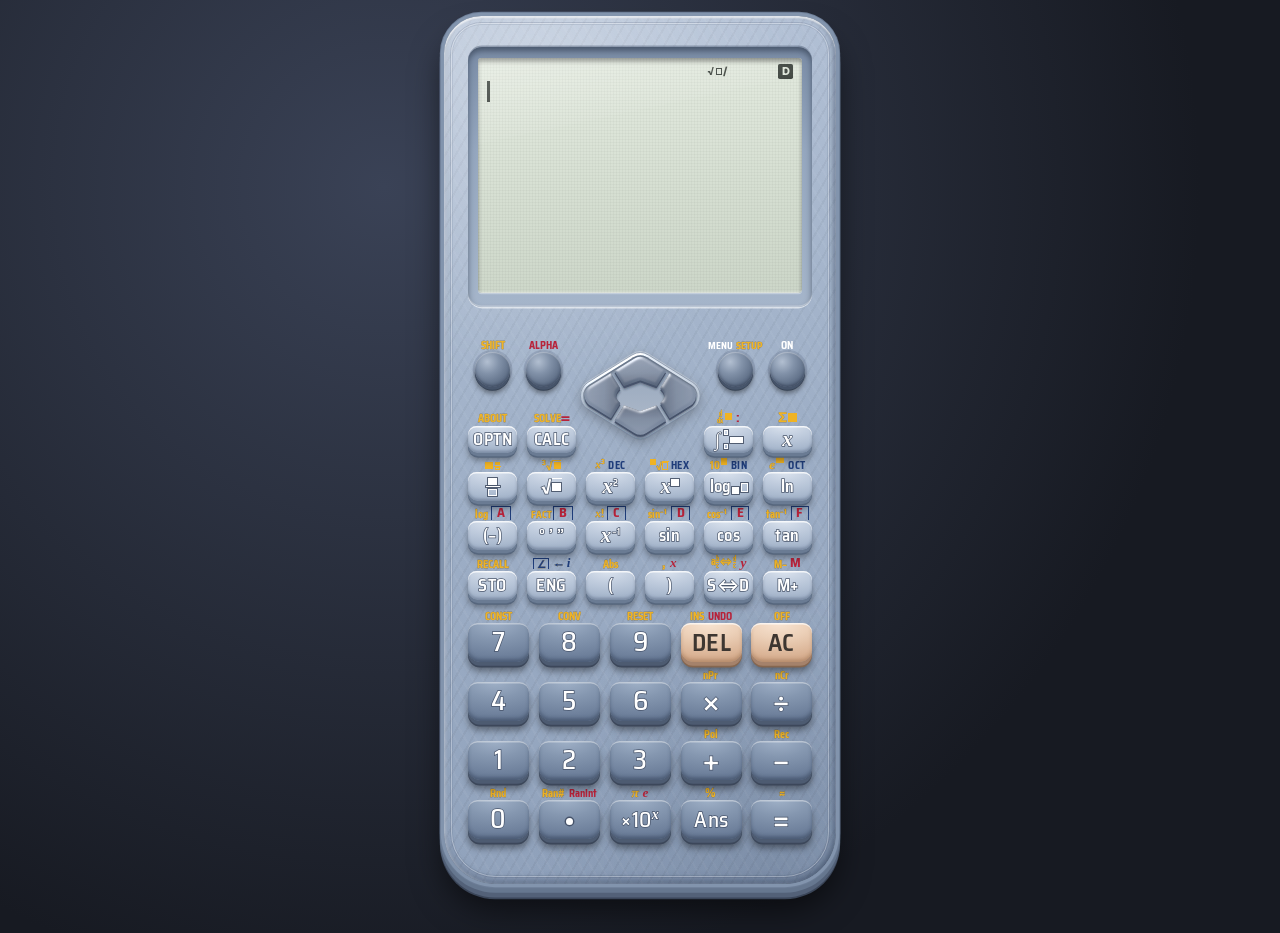
<file: scientific-calculator/index.html>
<!DOCTYPE html>
<html lang="en">
<head>
  <meta charset="UTF-8" />
  <meta name="viewport" content="width=device-width, initial-scale=1.0" />
  <title>Scientific Calculator</title>
  <link rel="preconnect" href="https://fonts.googleapis.com" />
  <link rel="preconnect" href="https://fonts.gstatic.com" crossorigin />
  <link href="https://fonts.googleapis.com/css2?family=Share+Tech+Mono&family=Inter:wght@500;700;800&family=Saira+Semi+Condensed:wght@500;600;700&family=Courier+Prime:ital,wght@0,400;0,700;1,400;1,700&display=swap" rel="stylesheet" />
  <link rel="stylesheet" href="style.css?v=1.4.1" />
  <link rel="stylesheet" href="modes/modes.css?v=1.4.1" />
  <link rel="stylesheet" href="calculus/calculus.css?v=1.4.1" />
</head>
<body>
  <main class="calc" id="calc">

    <!-- Display -->
    <section class="lcd-frame">
      <div class="lcd">
        <div class="indicators">
          <span id="ind-S" class="ind">S</span>
          <span id="ind-A" class="ind">A</span>
          <span id="ind-M" class="ind">M</span>
          <span id="ind-STO" class="ind">STO</span>
          <span id="ind-FMT" class="ind">FIX</span>
          <span id="ind-E" class="ind">E</span>
          <span id="ind-APP" class="ind app"></span>
          <span id="ind-DISP" class="ind">Disp</span>
          <span id="ind-HIST" class="ind hist"></span>
          <span id="ind-MATH" class="ind math">√<b class="mbox"></b>/</span>
          <span id="ind-angle" class="ind on angle">D</span>
        </div>
        <div class="input-line" id="input"></div>
        <div class="result-line" id="result"></div>
        <div class="panel" id="panel"></div>
      </div>
    </section>

    <!-- Top controls (shift/alpha, d-pad, menu/on) -->
    <section class="top-controls" id="top"></section>

    <!-- Function keys -->
    <section class="fn-grid" id="fn"></section>

    <!-- Number keys -->
    <section class="num-grid" id="num"></section>
  </main>

  <script src="engine.js?v=1.4.1"></script>
  <script src="screens.js?v=1.4.1"></script>
  <script src="modes/equation.js?v=1.4.1"></script>
  <script src="modes/stats.js?v=1.4.1"></script>
  <script src="modes/table.js?v=1.4.1"></script>
  <script src="modes/matvec.js?v=1.4.1"></script>
  <script src="modes/complex.js?v=1.4.1"></script>
  <script src="modes/series.js?v=1.4.1"></script>
  <script src="modes/algebra.js?v=1.4.1"></script>
  <script src="script.js?v=1.4.1"></script>
  <!-- Indefinite calculus: JS engine + UI. SymPy (calculus/pyodide/) loads only when an integral needs it. -->
  <script src="calculus/cas.js?v=1.4.1"></script>
  <script src="calculus/cas-ui.js?v=1.4.1"></script>
</body>
</html>
</file>
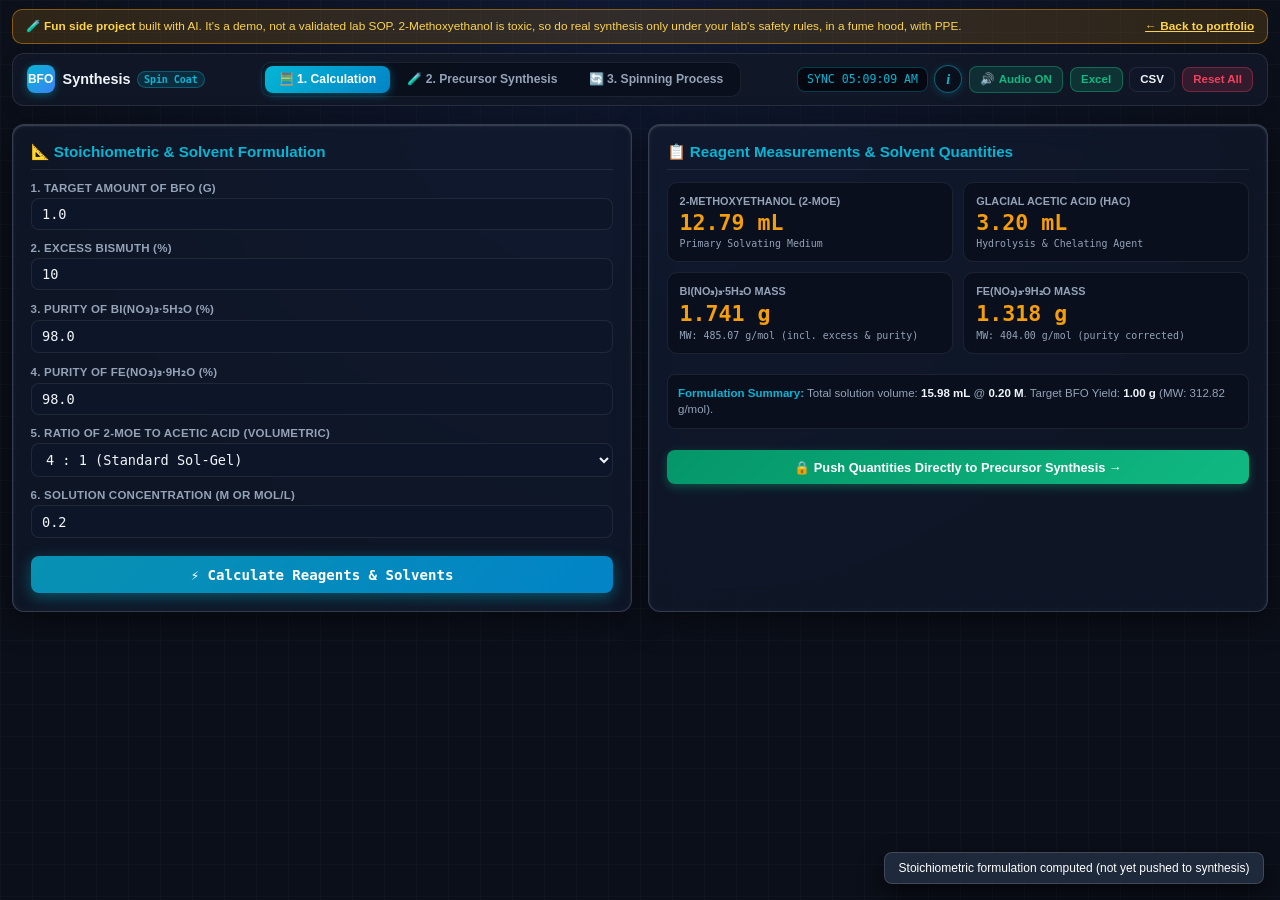
<file: bfo-suite.html>
<!DOCTYPE html>
<html lang="en">
<head>
  <meta charset="UTF-8">
  <meta name="viewport" content="width=device-width, initial-scale=1.0">
  <title>BFO Synthesis & Deposition Suite • Lab Workbench</title>
  <style>
    /* ==========================================================================
       DESIGN SYSTEM TOKENS (DARK & LIGHT THEMES)
       ========================================================================== */
    *, *::before, *::after {
      box-sizing: border-box;
      margin: 0;
      padding: 0;
    }

    :root {
      --bg-lab: #0b0f19;
      --bg-grid-line: rgba(255, 255, 255, 0.02);
      --bg-radial-glow: rgba(30, 58, 138, 0.22);
      --glass-base: rgba(18, 28, 48, 0.6);
      --glass-border: rgba(148, 163, 184, 0.28);
      --bfo-film-tint: radial-gradient(circle at 85% 15%, rgba(245, 158, 11, 0.12) 0%, rgba(217, 70, 239, 0.08) 45%, rgba(6, 182, 212, 0.04) 80%, transparent 100%);
      --glass-shadow: 0 8px 30px rgba(0, 0, 0, 0.5), inset 0 1px 2px rgba(255, 255, 255, 0.2), inset 0 0 12px rgba(255, 255, 255, 0.03);
      --header-bg: rgba(17, 24, 39, 0.9);
      --header-border: rgba(255, 255, 255, 0.1);
      --box-inner-bg: rgba(10, 15, 28, 0.78);
      --input-bg: rgba(15, 23, 42, 0.85);
      --stopwatch-bg: rgba(5, 8, 16, 0.85);
      --text-main: #f1f5f9;
      --text-muted: #94a3b8;
      --text-digits: #ffffff;
      --corner-bevel: rgba(255, 255, 255, 0.45);
      --accent-cyan: #06b6d4;
      --accent-amber: #f59e0b;
      --accent-rose: #f43f5e;
      --accent-emerald: #10b981;
      --modal-bg: #0f172a;
      --table-border: rgba(255, 255, 255, 0.08);
      --clock-pill-bg: #050811;
      --card-bg: rgba(15, 23, 42, 0.7);
    }

    body.theme-light {
      --bg-lab: #f0f4f9;
      --bg-grid-line: rgba(0, 0, 0, 0.04);
      --bg-radial-glow: rgba(59, 130, 246, 0.12);
      --glass-base: rgba(255, 255, 255, 0.78);
      --glass-border: rgba(148, 163, 184, 0.55);
      --bfo-film-tint: radial-gradient(circle at 85% 15%, rgba(245, 158, 11, 0.16) 0%, rgba(192, 38, 211, 0.08) 45%, rgba(14, 165, 233, 0.06) 80%, transparent 100%);
      --glass-shadow: 0 10px 25px rgba(100, 116, 139, 0.22), inset 0 1px 2px rgba(255, 255, 255, 0.9), inset 0 0 14px rgba(255, 255, 255, 0.6);
      --header-bg: rgba(255, 255, 255, 0.9);
      --header-border: rgba(203, 213, 225, 0.8);
      --box-inner-bg: rgba(241, 245, 249, 0.85);
      --input-bg: rgba(255, 255, 255, 0.95);
      --stopwatch-bg: rgba(248, 250, 252, 0.95);
      --text-main: #0f172a;
      --text-muted: #64748b;
      --text-digits: #0f172a;
      --corner-bevel: rgba(100, 116, 139, 0.5);
      --accent-cyan: #0284c7;
      --accent-amber: #d97706;
      --accent-rose: #e11d48;
      --accent-emerald: #059669;
      --modal-bg: #ffffff;
      --table-border: rgba(203, 213, 225, 0.7);
      --clock-pill-bg: #e2e8f0;
      --card-bg: rgba(255, 255, 255, 0.85);
    }

    body {
      background-color: var(--bg-lab);
      background-image: 
        radial-gradient(circle at 50% 0%, var(--bg-radial-glow) 0%, transparent 60%),
        linear-gradient(var(--bg-grid-line) 1px, transparent 1px),
        linear-gradient(90deg, var(--bg-grid-line) 1px, transparent 1px);
      background-size: 100% 100%, 32px 32px, 32px 32px;
      color: var(--text-main);
      font-family: -apple-system, BlinkMacSystemFont, "Segoe UI", Roboto, "Helvetica Neue", sans-serif;
      min-height: 100vh;
      display: flex;
      flex-direction: column;
      padding: 0.55rem 0.75rem;
      user-select: none;
      -webkit-tap-highlight-color: transparent;
      transition: background-color 0.3s ease, color 0.3s ease;
    }

    /* ==========================================================================
       MAIN NAVIGATION & HEADER
       ========================================================================== */
    header {
      background: var(--header-bg);
      backdrop-filter: blur(12px);
      border: 1px solid var(--header-border);
      border-radius: 12px;
      padding: 0.5rem 0.85rem;
      margin-bottom: 0.65rem;
      display: flex;
      flex-wrap: wrap;
      align-items: center;
      justify-content: space-between;
      gap: 0.5rem;
      box-shadow: 0 4px 15px rgba(0, 0, 0, 0.08);
    }

    .brand {
      display: flex;
      align-items: center;
      gap: 0.5rem;
    }

    .brand-icon {
      width: 28px;
      height: 28px;
      border-radius: 8px;
      background: linear-gradient(135deg, #06b6d4, #3b82f6);
      display: flex;
      align-items: center;
      justify-content: center;
      font-weight: 900;
      font-size: 0.75rem;
      color: #fff;
      box-shadow: 0 2px 8px rgba(6, 182, 212, 0.4);
    }

    .brand-title {
      font-size: 0.9rem;
      font-weight: 800;
      color: var(--text-main);
      display: flex;
      align-items: center;
      gap: 0.4rem;
    }

    .brand-tag {
      font-size: 0.62rem;
      font-family: ui-monospace, monospace;
      padding: 2px 6px;
      background: rgba(6, 182, 212, 0.15);
      border: 1px solid rgba(6, 182, 212, 0.35);
      color: var(--accent-cyan);
      border-radius: 999px;
    }

    /* 3 TOP MODULE TABS */
    .module-nav {
      display: flex;
      align-items: center;
      background: var(--box-inner-bg);
      border: 1px solid var(--table-border);
      border-radius: 10px;
      padding: 3px;
      gap: 4px;
    }

    .nav-tab-btn {
      background: transparent;
      border: none;
      color: var(--text-muted);
      padding: 0.4rem 0.85rem;
      border-radius: 8px;
      font-size: 0.76rem;
      font-weight: 700;
      cursor: pointer;
      display: inline-flex;
      align-items: center;
      gap: 0.35rem;
      transition: all 0.2s ease;
    }

    .nav-tab-btn:hover {
      color: var(--text-main);
      background: rgba(255, 255, 255, 0.05);
    }

    .nav-tab-btn.active {
      background: linear-gradient(135deg, var(--accent-cyan), #0284c7);
      color: #ffffff;
      box-shadow: 0 2px 8px rgba(6, 182, 212, 0.4);
    }

    .global-controls {
      display: flex;
      align-items: center;
      gap: 0.4rem;
      flex-wrap: wrap;
    }

    .clock-pill {
      font-family: ui-monospace, monospace;
      font-size: 0.72rem;
      color: var(--accent-cyan);
      background: var(--clock-pill-bg);
      border: 1px solid rgba(6, 182, 212, 0.3);
      padding: 0.28rem 0.55rem;
      border-radius: 8px;
    }

    .btn-tool {
      background: var(--card-bg);
      border: 1px solid var(--table-border);
      color: var(--text-main);
      padding: 0.35rem 0.65rem;
      border-radius: 8px;
      font-size: 0.72rem;
      font-weight: 600;
      cursor: pointer;
      display: inline-flex;
      align-items: center;
      gap: 0.3rem;
      transition: all 0.15s ease;
    }

    .btn-tool:hover {
      background: rgba(148, 163, 184, 0.25);
    }

    .btn-audio-on {
      background: rgba(16, 185, 129, 0.15);
      border-color: rgba(16, 185, 129, 0.4);
      color: var(--accent-emerald);
    }

    .btn-excel {
      background: rgba(16, 185, 129, 0.18);
      border: 1px solid rgba(16, 185, 129, 0.45);
      color: var(--accent-emerald);
      font-weight: 700;
    }

    .btn-reset {
      background: rgba(244, 63, 94, 0.15);
      border-color: rgba(244, 63, 94, 0.35);
      color: var(--accent-rose);
    }

    .btn-info-round {
      width: 28px;
      height: 28px;
      border-radius: 50%;
      background: var(--box-inner-bg);
      border: 1px solid rgba(6, 182, 212, 0.5);
      color: var(--accent-cyan);
      font-family: "Georgia", serif;
      font-style: italic;
      font-size: 0.88rem;
      font-weight: 700;
      display: inline-flex;
      align-items: center;
      justify-content: center;
      cursor: pointer;
      box-shadow: 0 2px 8px rgba(6, 182, 212, 0.2);
      transition: all 0.2s ease;
      padding: 0;
    }

    .btn-info-round:hover {
      background: rgba(6, 182, 212, 0.22);
      transform: scale(1.08);
    }

    /* MODULE CONTAINERS */
    .module-view {
      display: none;
      flex-direction: column;
      flex-grow: 1;
      width: 100%;
      max-width: 1440px;
      margin: 0 auto;
    }

    .module-view.active-module {
      display: flex;
    }

    /* ==========================================================================
       MODULE 1: STOICHIOMETRIC CALCULATOR VIEW
       ========================================================================== */
    .calc-card-container {
      display: grid;
      grid-template-columns: 1fr 1fr;
      gap: 1rem;
      width: 100%;
      margin-top: 0.5rem;
    }

    @media (max-width: 860px) {
      .calc-card-container {
        grid-template-columns: 1fr;
      }
    }

    .form-panel {
      background: var(--glass-base);
      backdrop-filter: blur(12px);
      border: 1px solid var(--glass-border);
      border-radius: 12px;
      padding: 1.1rem;
      display: flex;
      flex-direction: column;
      gap: 0.75rem;
      box-shadow: var(--glass-shadow);
    }

    .panel-title {
      font-size: 0.95rem;
      font-weight: 800;
      color: var(--accent-cyan);
      display: flex;
      align-items: center;
      gap: 0.45rem;
      border-bottom: 1px solid var(--table-border);
      padding-bottom: 0.5rem;
    }

    .input-field-group {
      display: flex;
      flex-direction: column;
      gap: 0.25rem;
    }

    .input-field-label {
      font-size: 0.72rem;
      font-weight: 700;
      color: var(--text-muted);
      text-transform: uppercase;
      letter-spacing: 0.02em;
    }

    .calc-text-input {
      background: var(--input-bg);
      border: 1px solid var(--table-border);
      border-radius: 8px;
      padding: 0.45rem 0.65rem;
      color: var(--text-main);
      font-family: ui-monospace, monospace;
      font-size: 0.85rem;
      outline: none;
      transition: border-color 0.2s;
    }

    .calc-text-input:focus {
      border-color: var(--accent-cyan);
      box-shadow: 0 0 10px rgba(6, 182, 212, 0.25);
    }

    .btn-calc-action {
      background: linear-gradient(135deg, #0891b2, #0284c7);
      border: none;
      border-radius: 8px;
      color: #fff;
      font-family: ui-monospace, monospace;
      font-weight: 800;
      font-size: 0.88rem;
      padding: 0.65rem 1rem;
      cursor: pointer;
      display: flex;
      align-items: center;
      justify-content: center;
      gap: 0.4rem;
      box-shadow: 0 4px 15px rgba(6, 182, 212, 0.4);
      margin-top: 0.4rem;
      transition: all 0.2s ease;
    }

    .btn-calc-action:hover {
      filter: brightness(1.15);
      transform: translateY(-1px);
    }

    .result-display-grid {
      display: grid;
      grid-template-columns: 1fr 1fr;
      gap: 0.65rem;
    }

    .result-metric-card {
      background: var(--box-inner-bg);
      border: 1px solid var(--table-border);
      border-radius: 10px;
      padding: 0.75rem;
      display: flex;
      flex-direction: column;
      gap: 0.2rem;
      transition: all 0.2s ease;
    }

    .result-metric-card:hover {
      border-color: var(--accent-cyan);
    }

    .metric-title {
      font-size: 0.68rem;
      font-weight: 700;
      color: var(--text-muted);
      text-transform: uppercase;
    }

    .metric-val {
      font-family: ui-monospace, monospace;
      font-size: 1.35rem;
      font-weight: 900;
      color: var(--accent-amber);
    }

    .metric-formula {
      font-size: 0.62rem;
      font-family: ui-monospace, monospace;
      color: var(--text-muted);
    }

    .btn-push-synthesis {
      background: linear-gradient(135deg, #059669, #10b981);
      border: none;
      border-radius: 8px;
      color: #fff;
      font-weight: 800;
      font-size: 0.8rem;
      padding: 0.6rem 0.85rem;
      cursor: pointer;
      display: inline-flex;
      align-items: center;
      justify-content: center;
      gap: 0.4rem;
      margin-top: 0.6rem;
      box-shadow: 0 3px 10px rgba(16, 185, 129, 0.35);
      transition: all 0.2s ease;
    }

    .btn-push-synthesis:hover {
      filter: brightness(1.15);
    }

    /* ==========================================================================
       MODULE 2: PRECURSOR SYNTHESIS GUIDED WORKFLOW
       ========================================================================== */
    .synth-stage-bar {
      display: flex;
      align-items: center;
      justify-content: space-between;
      background: var(--box-inner-bg);
      border: 1px solid var(--table-border);
      border-radius: 10px;
      padding: 0.5rem 0.75rem;
      margin-bottom: 0.75rem;
      flex-wrap: wrap;
      gap: 0.5rem;
    }

    .step-pill-indicator {
      display: inline-flex;
      align-items: center;
      gap: 0.35rem;
      font-size: 0.72rem;
      font-weight: 700;
      padding: 0.28rem 0.6rem;
      border-radius: 999px;
      background: rgba(255, 255, 255, 0.05);
      color: var(--text-muted);
      border: 1px solid var(--table-border);
    }

    .step-pill-indicator.active-step {
      background: rgba(6, 182, 212, 0.2);
      border-color: var(--accent-cyan);
      color: var(--accent-cyan);
      font-weight: 800;
    }

    .step-pill-indicator.complete-step {
      background: rgba(16, 185, 129, 0.18);
      border-color: var(--accent-emerald);
      color: var(--accent-emerald);
    }

    .synth-guide-container {
      display: grid;
      grid-template-columns: 1.3fr 1fr;
      gap: 1rem;
    }

    @media (max-width: 900px) {
      .synth-guide-container {
        grid-template-columns: 1fr;
      }
    }

    .instruction-card {
      background: var(--glass-base);
      backdrop-filter: blur(14px);
      border: 2px solid var(--glass-border);
      border-radius: 14px;
      padding: 1.2rem;
      display: flex;
      flex-direction: column;
      justify-content: space-between;
      box-shadow: var(--glass-shadow);
      min-height: 380px;
    }

    .instruction-stage-tag {
      font-size: 0.68rem;
      font-weight: 800;
      color: var(--accent-cyan);
      font-family: ui-monospace, monospace;
      text-transform: uppercase;
      letter-spacing: 0.05em;
    }

    .instruction-main-text {
      font-size: 1.25rem;
      font-weight: 800;
      line-height: 1.4;
      color: var(--text-main);
      margin: 0.6rem 0;
    }

    .prep-prompt-banner {
      background: rgba(245, 158, 11, 0.15);
      border: 1px solid rgba(245, 158, 11, 0.4);
      border-radius: 8px;
      padding: 0.75rem 0.95rem;
      color: #fcd34d;
      font-size: 0.84rem;
      font-weight: 700;
      display: flex;
      align-items: center;
      gap: 0.5rem;
      margin: 0.5rem 0;
    }

    body.theme-light .prep-prompt-banner {
      background: rgba(245, 158, 11, 0.12);
      color: #b45309;
    }

    .synth-timer-display {
      background: var(--stopwatch-bg);
      border: 2px solid var(--table-border);
      border-radius: 12px;
      padding: 1.2rem 0.5rem;
      text-align: center;
      display: flex;
      flex-direction: column;
      align-items: center;
      justify-content: center;
      transition: all 0.3s ease;
    }

    .synth-timer-display.timer-pulsing-alarm {
      border-color: #ef4444 !important;
      background: rgba(239, 68, 68, 0.18) !important;
      animation: pulse-alarm-strobe 1s infinite alternate;
    }

    .synth-timer-digits {
      font-family: ui-monospace, "SF Mono", monospace;
      font-size: 3.2rem;
      font-weight: 900;
      letter-spacing: -0.02em;
      line-height: 1;
      color: var(--text-digits);
      text-shadow: 0 0 16px rgba(6, 182, 212, 0.25);
    }

    .synth-timer-digits.digits-alert {
      color: #f87171 !important;
      text-shadow: 0 0 20px rgba(239, 68, 68, 0.8) !important;
    }

    .synth-timer-subtext {
      font-family: ui-monospace, monospace;
      font-size: 0.75rem;
      color: var(--text-muted);
      margin-top: 0.4rem;
      font-weight: 700;
    }

    .btn-confirm-stage {
      background: linear-gradient(135deg, #059669, #047857);
      border: 1px solid rgba(52, 211, 153, 0.4);
      border-radius: 10px;
      color: #fff;
      font-family: ui-monospace, monospace;
      font-weight: 800;
      font-size: 0.95rem;
      padding: 0.75rem 1.2rem;
      cursor: pointer;
      display: flex;
      align-items: center;
      justify-content: center;
      gap: 0.5rem;
      box-shadow: 0 4px 15px rgba(16, 185, 129, 0.4);
      margin-top: 0.8rem;
      transition: all 0.15s ease;
    }

    .btn-confirm-stage:hover {
      filter: brightness(1.15);
      transform: scale(1.02);
    }

    /* PRESETS DRAWER FOR SYNTHESIS */
    .presets-config-panel {
      background: var(--glass-base);
      backdrop-filter: blur(12px);
      border: 1px solid var(--glass-border);
      border-radius: 12px;
      padding: 1rem;
      display: flex;
      flex-direction: column;
      gap: 0.65rem;
      box-shadow: var(--glass-shadow);
    }

    /* ==========================================================================
       MODULE 3: 6-SPECIMEN SPINNING GRID & GLASS SUBSTRATE TILES
       ========================================================================== */
    .grid-container {
      display: grid;
      gap: 0.75rem;
      width: 100%;
      flex-grow: 1;
      margin: 0 auto;
    }

    /* Mobile Portrait View: 2 columns x 3 rows */
    @media (orientation: portrait), (max-width: 767px) {
      .grid-container {
        grid-template-columns: repeat(2, minmax(0, 1fr));
        grid-template-rows: repeat(3, minmax(0, 1fr));
      }
    }

    /* Tablet & Desktop Landscape: 3 columns x 2 rows */
    @media (orientation: landscape) and (min-width: 768px) {
      .grid-container {
        grid-template-columns: repeat(3, minmax(0, 1fr));
        grid-template-rows: repeat(2, minmax(0, 1fr));
      }
    }

    .glass-substrate {
      position: relative;
      background: var(--glass-base);
      background-image: var(--bfo-film-tint);
      backdrop-filter: blur(14px);
      border: 2px solid var(--glass-border);
      border-radius: 12px;
      padding: 0.65rem;
      display: flex;
      flex-direction: column;
      justify-content: space-between;
      overflow: hidden;
      box-shadow: var(--glass-shadow);
      transition: border-color 0.25s ease, box-shadow 0.25s ease, background-color 0.25s ease;
      min-height: 295px;
    }

    .glass-substrate::before {
      content: "";
      position: absolute;
      top: -30%;
      left: -40%;
      width: 120%;
      height: 90%;
      background: linear-gradient(135deg, rgba(255, 255, 255, 0.25) 0%, rgba(255, 255, 255, 0.04) 40%, transparent 70%);
      transform: rotate(-15deg);
      pointer-events: none;
      z-index: 1;
    }

    .glass-substrate::after {
      content: "";
      position: absolute;
      top: 0;
      right: 0;
      width: 16px;
      height: 16px;
      border-top: 2px solid var(--corner-bevel);
      border-right: 2px solid var(--corner-bevel);
      border-top-right-radius: 10px;
      pointer-events: none;
    }

    .substrate-idle { border-color: rgba(148, 163, 184, 0.3); }
    .substrate-active {
      border-color: rgba(6, 182, 212, 0.85);
      box-shadow: 0 0 20px rgba(6, 182, 212, 0.35), inset 0 0 14px rgba(6, 182, 212, 0.15);
    }
    .substrate-alarm {
      border-color: #ef4444 !important;
      background-color: rgba(239, 68, 68, 0.14) !important;
      animation: pulse-alarm-strobe 1s infinite alternate ease-in-out !important;
    }
    .substrate-cooling {
      border-color: #ef4444 !important;
      box-shadow: 0 0 26px rgba(239, 68, 68, 0.65), inset 0 0 16px rgba(239, 68, 68, 0.22) !important;
      animation: pulse-red-cooling 1.8s infinite ease-in-out;
    }
    .substrate-cooled {
      border-color: #10b981 !important;
      box-shadow: 0 0 32px rgba(16, 185, 129, 0.8), inset 0 0 20px rgba(16, 185, 129, 0.3) !important;
      animation: pulse-green-cooled 2s infinite ease-in-out;
    }

    @keyframes pulse-alarm-strobe {
      0% { border-color: #ef4444; box-shadow: 0 0 32px rgba(239, 68, 68, 0.9), inset 0 0 20px rgba(239, 68, 68, 0.45); }
      100% { border-color: #7f1d1d; box-shadow: 0 0 10px rgba(239, 68, 68, 0.3), inset 0 0 6px rgba(239, 68, 68, 0.15); }
    }
    @keyframes pulse-red-cooling {
      0%, 100% { border-color: #ef4444; box-shadow: 0 0 24px rgba(239, 68, 68, 0.6), inset 0 0 14px rgba(239, 68, 68, 0.2); }
      50% { border-color: #991b1b; box-shadow: 0 0 10px rgba(239, 68, 68, 0.3), inset 0 0 8px rgba(239, 68, 68, 0.1); }
    }
    @keyframes pulse-green-cooled {
      0%, 100% { border-color: #10b981; box-shadow: 0 0 30px rgba(16, 185, 129, 0.85), inset 0 0 18px rgba(16, 185, 129, 0.3); }
      50% { border-color: #059669; box-shadow: 0 0 12px rgba(16, 185, 129, 0.35), inset 0 0 8px rgba(16, 185, 129, 0.12); }
    }

    .tile-content {
      position: relative;
      z-index: 2;
      display: flex;
      flex-direction: column;
      justify-content: space-between;
      height: 100%;
      gap: 0.3rem;
    }

    .tile-header {
      display: flex;
      align-items: center;
      justify-content: space-between;
      gap: 0.25rem;
    }

    .specimen-name-input {
      background: transparent;
      border: none;
      border-bottom: 1px dashed var(--glass-border);
      color: var(--text-main);
      font-weight: 800;
      font-size: 0.85rem;
      font-family: ui-monospace, monospace;
      width: 48%;
      outline: none;
      padding: 1px 2px;
    }

    .specimen-name-input:focus {
      border-bottom-color: var(--accent-cyan);
    }

    .header-actions {
      display: flex;
      align-items: center;
      gap: 0.3rem;
    }

    .btn-log-icon {
      background: var(--box-inner-bg);
      border: 1px solid var(--table-border);
      color: var(--text-muted);
      border-radius: 6px;
      font-size: 0.65rem;
      padding: 2px 6px;
      cursor: pointer;
      display: inline-flex;
      align-items: center;
      gap: 2px;
    }

    .btn-log-icon:hover {
      color: var(--text-main);
      border-color: var(--accent-cyan);
    }

    .layer-badge {
      font-size: 0.65rem;
      font-family: ui-monospace, monospace;
      font-weight: 800;
      padding: 2px 6px;
      background: rgba(6, 182, 212, 0.2);
      border: 1px solid rgba(6, 182, 212, 0.4);
      color: var(--accent-cyan);
      border-radius: 999px;
    }

    /* SIDE BY SIDE S1 & S2 */
    .spin-profile-box {
      background: var(--box-inner-bg);
      border: 1px solid var(--table-border);
      border-radius: 8px;
      padding: 0.25rem 0.35rem;
      display: flex;
      flex-direction: column;
      gap: 0.2rem;
    }

    .stages-side-by-side {
      display: grid;
      grid-template-columns: 1fr 1fr;
      gap: 0.35rem;
    }

    .stage-card-sm {
      background: var(--input-bg);
      border: 1px solid var(--table-border);
      border-radius: 6px;
      padding: 0.2rem 0.25rem;
      display: flex;
      flex-direction: column;
      gap: 0.15rem;
    }

    .stage-card-header {
      font-size: 0.58rem;
      font-weight: 800;
      color: var(--accent-cyan);
      display: flex;
      justify-content: space-between;
      align-items: center;
    }

    .spin-input-sm {
      background: var(--input-bg);
      border: 1px solid var(--table-border);
      border-radius: 4px;
      color: var(--text-main);
      font-family: ui-monospace, monospace;
      font-size: 0.64rem;
      font-weight: 600;
      text-align: center;
      padding: 1px 2px;
      outline: none;
      width: 100%;
    }

    .spin-select-sm {
      background: var(--box-inner-bg);
      border: 1px solid var(--table-border);
      border-radius: 4px;
      color: var(--text-main);
      font-family: ui-monospace, monospace;
      font-size: 0.62rem;
      font-weight: 700;
      text-align: center;
      padding: 1px 2px;
      outline: none;
      cursor: pointer;
      width: 100%;
    }

    /* SINGLE ROW FOR PRECURSOR VOL, GEL PRESET, DRY PRESET */
    .row-tri-params {
      display: grid;
      grid-template-columns: 1fr 1fr 1fr;
      gap: 0.25rem;
      background: var(--box-inner-bg);
      border: 1px solid var(--table-border);
      border-radius: 6px;
      padding: 0.22rem 0.3rem;
      align-items: center;
    }

    .param-cell {
      display: flex;
      flex-direction: column;
      gap: 1px;
    }

    .param-cell-label {
      font-size: 0.54rem;
      color: var(--text-muted);
      font-weight: 700;
      text-transform: uppercase;
    }

    .param-cell-input, .param-cell-select {
      background: var(--input-bg);
      border: 1px solid var(--table-border);
      border-radius: 4px;
      color: var(--text-main);
      font-family: ui-monospace, monospace;
      font-size: 0.62rem;
      font-weight: 700;
      padding: 1px 2px;
      outline: none;
      text-align: center;
      width: 100%;
    }

    /* DUAL TIME DISPLAY STRIP */
    .timing-dual-strip {
      display: flex;
      flex-direction: column;
      gap: 0.18rem;
      background: var(--box-inner-bg);
      border: 1px solid var(--table-border);
      border-radius: 6px;
      padding: 0.25rem 0.45rem;
      font-size: 0.68rem;
      font-family: ui-monospace, monospace;
    }

    .timing-line {
      display: flex;
      align-items: center;
      justify-content: space-between;
    }

    .timing-label {
      color: var(--text-muted);
      display: flex;
      align-items: center;
      gap: 0.25rem;
      font-size: 0.65rem;
    }

    .timing-val-gel {
      font-weight: 800;
      color: var(--accent-amber);
    }

    .timing-val-dry {
      font-weight: 800;
      color: var(--accent-rose);
    }

    .stopwatch-center {
      text-align: center;
      background: var(--stopwatch-bg);
      border: 1px solid var(--table-border);
      border-radius: 9px;
      padding: 0.3rem 0.4rem;
      display: flex;
      flex-direction: column;
      align-items: center;
      justify-content: center;
      cursor: pointer;
    }

    .stopwatch-phase-badge {
      font-size: 0.58rem;
      font-family: ui-monospace, monospace;
      font-weight: 700;
      padding: 1px 6px;
      border-radius: 4px;
      margin-bottom: 2px;
      text-transform: uppercase;
      letter-spacing: 0.03em;
    }

    .phase-idle { background: rgba(100, 116, 139, 0.2); color: #cbd5e1; }
    .phase-gelation { background: rgba(6, 182, 212, 0.2); color: #67e8f9; }
    .phase-drying { background: rgba(245, 158, 11, 0.2); color: #fcd34d; }
    .phase-alarm { background: #ef4444 !important; color: #ffffff !important; animation: pulse-badge 0.8s infinite alternate; }
    .phase-cooling { background: rgba(239, 68, 68, 0.25); color: #fca5a5; }
    .phase-cooled { background: rgba(16, 185, 129, 0.25); color: #6ee7b7; }

    @keyframes pulse-badge {
      0% { opacity: 0.75; transform: scale(0.97); }
      100% { opacity: 1; transform: scale(1.02); }
    }

    .stopwatch-digits {
      font-family: ui-monospace, monospace;
      font-size: 1.75rem;
      font-weight: 900;
      letter-spacing: -0.02em;
      line-height: 1;
      color: var(--text-digits);
      text-shadow: 0 0 12px rgba(6, 182, 212, 0.2);
    }

    .digits-alarm {
      color: #f87171 !important;
      text-shadow: 0 0 16px rgba(239, 68, 68, 0.8) !important;
    }

    .target-countdown-text {
      font-family: ui-monospace, monospace;
      font-size: 0.62rem;
      font-weight: 700;
      color: var(--text-muted);
      margin-top: 2px;
    }

    .target-overdue-text {
      font-family: ui-monospace, monospace;
      font-size: 0.64rem;
      font-weight: 800;
      color: #ef4444;
      margin-top: 2px;
    }

    .cooling-countdown-text {
      font-family: ui-monospace, monospace;
      font-size: 0.65rem;
      font-weight: 700;
      color: #fca5a5;
      margin-top: 3px;
    }

    /* ACTION BUTTONS */
    .actions-row {
      display: grid;
      grid-template-columns: 1fr 1fr 1fr;
      gap: 0.3rem;
      margin-top: 0.1rem;
    }

    .btn-act {
      border: none;
      border-radius: 8px;
      font-family: ui-monospace, monospace;
      font-weight: 800;
      font-size: 0.72rem;
      padding: 0.48rem 0.2rem;
      cursor: pointer;
      display: flex;
      flex-direction: column;
      align-items: center;
      justify-content: center;
      line-height: 1.1;
      transition: all 0.15s ease;
      touch-action: manipulation;
    }

    .btn-act:not(:disabled):active { transform: scale(0.95); }
    .btn-act:disabled {
      opacity: 0.38;
      cursor: not-allowed;
      filter: grayscale(60%);
      box-shadow: none !important;
    }

    .btn-subtext {
      font-size: 0.54rem;
      font-weight: 500;
      opacity: 0.85;
      margin-top: 1px;
    }

    .btn-gelation {
      background: linear-gradient(180deg, #0891b2 0%, #0e7490 100%);
      color: #ffffff;
      box-shadow: 0 3px 10px rgba(8, 145, 178, 0.4);
    }

    .btn-gelation-ready {
      animation: pulse-gelation-ready 1.2s infinite alternate !important;
      box-shadow: 0 0 16px rgba(6, 182, 212, 0.8) !important;
    }

    @keyframes pulse-gelation-ready {
      0% { transform: scale(1); filter: brightness(1); }
      100% { transform: scale(1.03); filter: brightness(1.25); }
    }

    .btn-drying {
      background: linear-gradient(180deg, #d97706 0%, #b45309 100%);
      color: #ffffff;
      box-shadow: 0 3px 10px rgba(217, 119, 6, 0.4);
    }

    .btn-drying-alarm {
      animation: pulse-drying-cta 1s infinite alternate !important;
      box-shadow: 0 0 16px rgba(245, 158, 11, 0.8) !important;
    }

    @keyframes pulse-drying-cta {
      0% { transform: scale(1); filter: brightness(1); }
      100% { transform: scale(1.04); filter: brightness(1.25); }
    }

    .btn-stop {
      background: linear-gradient(180deg, #e11d48 0%, #be123c 100%);
      color: #ffffff;
      box-shadow: 0 3px 10px rgba(225, 29, 72, 0.45);
    }

    .btn-stop-alarm {
      animation: pulse-stop-cta 1s infinite alternate !important;
      box-shadow: 0 0 16px rgba(225, 29, 72, 0.9) !important;
    }

    @keyframes pulse-stop-cta {
      0% { transform: scale(1); filter: brightness(1); }
      100% { transform: scale(1.04); filter: brightness(1.3); }
    }

    /* ==========================================================================
       MODALS & DIALOGS
       ========================================================================== */
    .modal-backdrop {
      position: fixed;
      inset: 0;
      background: rgba(0, 0, 0, 0.78);
      backdrop-filter: blur(8px);
      z-index: 100;
      display: flex;
      align-items: center;
      justify-content: center;
      padding: 1rem;
    }

    .modal-backdrop.hidden { display: none; }

    .modal-card {
      background: var(--modal-bg);
      border: 1px solid var(--table-border);
      border-radius: 14px;
      width: 100%;
      max-width: 660px;
      max-height: 85vh;
      display: flex;
      flex-direction: column;
      box-shadow: 0 20px 50px rgba(0, 0, 0, 0.4);
      overflow: hidden;
      color: var(--text-main);
    }

    .modal-card-info { max-width: 480px; }

    .modal-header {
      padding: 0.85rem 1rem;
      border-bottom: 1px solid var(--table-border);
      display: flex;
      align-items: center;
      justify-content: space-between;
    }

    .modal-title {
      font-size: 0.95rem;
      font-weight: 700;
      color: var(--text-main);
    }

    .modal-body {
      padding: 0.85rem 1rem;
      overflow-y: auto;
      flex-grow: 1;
    }

    .modal-footer {
      padding: 0.7rem 1rem;
      border-top: 1px solid var(--table-border);
      display: flex;
      align-items: center;
      justify-content: space-between;
    }

    .history-table {
      width: 100%;
      border-collapse: collapse;
      font-size: 0.72rem;
      font-family: ui-monospace, monospace;
      text-align: left;
    }

    .history-table th {
      padding: 6px 8px;
      background: rgba(255, 255, 255, 0.04);
      color: var(--text-muted);
      border-bottom: 1px solid var(--table-border);
    }

    .history-table td {
      padding: 6px 8px;
      border-bottom: 1px solid var(--table-border);
      color: var(--text-main);
    }

    .attribution-box {
      display: flex;
      flex-direction: column;
      align-items: center;
      text-align: center;
      padding: 0.75rem 0.5rem;
      gap: 0.65rem;
    }

    .attribution-avatar {
      width: 58px;
      height: 58px;
      border-radius: 50%;
      background: radial-gradient(circle at 30% 30%, #38bdf8, #0369a1);
      display: flex;
      align-items: center;
      justify-content: center;
      font-size: 1.5rem;
      box-shadow: 0 0 20px rgba(6, 182, 212, 0.4);
    }

    .attribution-author {
      font-size: 1.05rem;
      font-weight: 800;
      color: var(--text-main);
    }

    .attribution-role {
      font-size: 0.8rem;
      font-weight: 600;
      color: var(--accent-cyan);
      text-transform: uppercase;
      letter-spacing: 0.06em;
    }

    .attribution-copyright {
      font-family: ui-monospace, monospace;
      font-size: 0.75rem;
      color: var(--text-main);
      background: var(--box-inner-bg);
      border: 1px solid var(--table-border);
      padding: 0.4rem 0.75rem;
      border-radius: 8px;
    }

    /* THEME SWITCHER */
    .theme-switch-container {
      width: 100%;
      background: var(--box-inner-bg);
      border: 1px solid var(--table-border);
      border-radius: 10px;
      padding: 0.55rem 0.75rem;
      display: flex;
      align-items: center;
      justify-content: space-between;
      margin-top: 0.3rem;
    }

    .theme-toggle-group {
      display: inline-flex;
      background: var(--input-bg);
      border: 1px solid var(--table-border);
      border-radius: 8px;
      padding: 2px;
      gap: 2px;
    }

    .theme-btn-opt {
      background: transparent;
      border: none;
      padding: 0.25rem 0.65rem;
      font-size: 0.7rem;
      font-weight: 700;
      color: var(--text-muted);
      border-radius: 6px;
      cursor: pointer;
      display: flex;
      align-items: center;
      gap: 0.3rem;
    }

    .theme-btn-opt.active {
      background: var(--accent-cyan);
      color: #ffffff;
    }

    .toast-msg {
      position: fixed;
      bottom: 1rem;
      right: 1rem;
      background: #1e293b;
      border: 1px solid rgba(255, 255, 255, 0.15);
      color: #fff;
      font-size: 0.75rem;
      padding: 0.5rem 0.85rem;
      border-radius: 8px;
      box-shadow: 0 10px 25px rgba(0, 0, 0, 0.6);
      z-index: 150;
      opacity: 0;
      transform: translateY(10px);
      transition: opacity 0.25s, transform 0.25s;
      pointer-events: none;
    }

    .toast-msg.show {
      opacity: 1;
      transform: translateY(0);
    }
  </style>
</head>
<body>
  <div style="background:rgba(245,158,11,.15);border:1px solid rgba(245,158,11,.45);color:#fcd34d;border-radius:10px;padding:.5rem .8rem;margin-bottom:.55rem;font-size:.74rem;line-height:1.45;display:flex;justify-content:space-between;gap:.6rem;align-items:center;flex-wrap:wrap">
    <span>🧪 <b>Fun side project</b> built with AI. It's a demo, not a validated lab SOP. 2-Methoxyethanol is toxic, so do real synthesis only under your lab's safety rules, in a fume hood, with PPE.</span>
    <a href="index.html#projects" style="color:#fcd34d;font-weight:700;white-space:nowrap">← Back to portfolio</a>
  </div>

  <!-- GLOBAL WORKBENCH HEADER & TOP NAV -->
  <header>
    <div class="brand">
      <div class="brand-icon">BFO</div>
      <div>
        <div class="brand-title">
          <span>Synthesis</span>
          <span class="brand-tag">Spin Coat</span>
        </div>
      </div>
    </div>

    <!-- 3 MAIN MODULE TABS -->
    <nav class="module-nav">
      <button id="tabBtnCalc" class="nav-tab-btn active" onclick="switchModule('calc')">
        <span>🧮 1. Calculation</span>
      </button>
      <button id="tabBtnSynth" class="nav-tab-btn" onclick="switchModule('synth')">
        <span>🧪 2. Precursor Synthesis</span>
      </button>
      <button id="tabBtnSpin" class="nav-tab-btn" onclick="switchModule('spin')">
        <span>🔄 3. Spinning Process</span>
      </button>
    </nav>

    <div class="global-controls">
      <div class="clock-pill" id="globalClockDisplay">SYNC --:--:--</div>

      <!-- Creator Attribution Info Button 'i' -->
      <button id="infoModalBtn" class="btn-info-round" onclick="openInfoModal()" title="Creator Attribution, Theme & App Info">
        i
      </button>

      <!-- Master Audio Toggle -->
      <button id="audioToggleBtn" class="btn-tool btn-audio-on" onclick="toggleAudio()">
        <span id="audioIcon">🔊</span>
        <span id="audioText">Audio ON</span>
      </button>

      <!-- Excel Export Button -->
      <button class="btn-tool btn-excel" onclick="exportBatchExcel()" title="Export individual formatted tables for all 6 specimens">
        <span>Excel</span>
      </button>

      <!-- CSV Export -->
      <button class="btn-tool" onclick="exportBatchCSV()" title="Export CSV log">
        <span>CSV</span>
      </button>

      <!-- Reset All -->
      <button class="btn-tool btn-reset" onclick="confirmResetAll()">
        <span>Reset All</span>
      </button>
    </div>
  </header>

  <!-- ==========================================================================
       MODULE 1: STOICHIOMETRIC CALCULATOR VIEW
       ========================================================================== -->
  <main id="moduleViewCalc" class="module-view active-module">
    <div class="calc-card-container">
      
      <!-- Input Parameters Form -->
      <div class="form-panel">
        <h3 class="panel-title"><span>📐 Stoichiometric & Solvent Formulation</span></h3>
        
        <div class="input-field-group">
          <label class="input-field-label">1. Target Amount of BFO (g)</label>
          <input type="number" id="calcTargetBFO" class="calc-text-input" value="1.0" step="0.05" min="0.01">
        </div>

        <div class="input-field-group">
          <label class="input-field-label">2. Excess Bismuth (%)</label>
          <input type="number" id="calcExcessBi" class="calc-text-input" value="10" step="0.5" min="0">
        </div>

        <div class="input-field-group">
          <label class="input-field-label">3. Purity of Bi(NO₃)₃·5H₂O (%)</label>
          <input type="number" id="calcPurityBi" class="calc-text-input" value="98.0" step="0.1" min="1" max="100">
        </div>

        <div class="input-field-group">
          <label class="input-field-label">4. Purity of Fe(NO₃)₃·9H₂O (%)</label>
          <input type="number" id="calcPurityFe" class="calc-text-input" value="98.0" step="0.1" min="1" max="100">
        </div>

        <div class="input-field-group">
          <label class="input-field-label">5. Ratio of 2-MOE to Acetic Acid (Volumetric)</label>
          <select id="calcSolventRatio" class="calc-text-input">
            <option value="4:1" selected>4 : 1 (Standard Sol-Gel)</option>
            <option value="3:1">3 : 1</option>
            <option value="5:1">5 : 1</option>
            <option value="1:1">1 : 1</option>
          </select>
        </div>

        <div class="input-field-group">
          <label class="input-field-label">6. Solution Concentration (M or mol/L)</label>
          <input type="number" id="calcConcentration" class="calc-text-input" value="0.2" step="0.01" min="0.01">
        </div>

        <button class="btn-calc-action" onclick="performFormulationCalculation()">
          <span>⚡ Calculate Reagents & Solvents</span>
        </button>
      </div>

      <!-- Calculated Output Cards -->
      <div class="form-panel">
        <h3 class="panel-title"><span>📋 Reagent Measurements & Solvent Quantities</span></h3>
        
        <div class="result-display-grid">
          <!-- 2-MOE Volume -->
          <div class="result-metric-card">
            <span class="metric-title">2-Methoxyethanol (2-MOE)</span>
            <span class="metric-val" id="res2MOE">12.79 mL</span>
            <span class="metric-formula">Primary Solvating Medium</span>
          </div>

          <!-- Acetic Acid Volume -->
          <div class="result-metric-card">
            <span class="metric-title">Glacial Acetic Acid (HAc)</span>
            <span class="metric-val" id="resAceticAcid">3.20 mL</span>
            <span class="metric-formula">Hydrolysis & Chelating Agent</span>
          </div>

          <!-- Bismuth Nitrate Mass -->
          <div class="result-metric-card">
            <span class="metric-title">Bi(NO₃)₃·5H₂O Mass</span>
            <span class="metric-val" id="resBiMass">1.740 g</span>
            <span class="metric-formula">MW: 485.07 g/mol (incl. excess & purity)</span>
          </div>

          <!-- Iron Nitrate Mass -->
          <div class="result-metric-card">
            <span class="metric-title">Fe(NO₃)₃·9H₂O Mass</span>
            <span class="metric-val" id="resFeMass">1.318 g</span>
            <span class="metric-formula">MW: 404.00 g/mol (purity corrected)</span>
          </div>
        </div>

        <div style="background: var(--box-inner-bg); border: 1px solid var(--table-border); border-radius: 8px; padding: 0.65rem; font-size: 0.72rem; color: var(--text-muted); line-height: 1.4; margin-top: 0.5rem;">
          <strong style="color: var(--accent-cyan);">Formulation Summary:</strong>
          Total solution volume: <span id="resTotalVol" style="color:var(--text-main); font-weight:700;">15.98 mL</span> @ 
          <span id="resSummaryMolarity" style="color:var(--text-main); font-weight:700;">0.20 M</span>. 
          Target BFO Yield: <span id="resSummaryBFO" style="color:var(--text-main); font-weight:700;">1.00 g</span> (MW: 312.82 g/mol).
        </div>

        <button class="btn-push-synthesis" onclick="promptPushPasscode()">
          <span>🔒 Push Quantities Directly to Precursor Synthesis &rarr;</span>
        </button>
      </div>

    </div>
  </main>

  <!-- ==========================================================================
       MODULE 2: PRECURSOR SYNTHESIS GUIDED WORKFLOW
       ========================================================================== */
  -->
  <main id="moduleViewSynth" class="module-view">
    <!-- Pipeline Stage Stepper Bar -->
    <div class="synth-stage-bar">
      <div style="display:flex; gap:0.4rem; flex-wrap:wrap;">
        <span class="step-pill-indicator active-step" id="stepPill1">1. Solvent Prep</span>
        <span class="step-pill-indicator" id="stepPill2">2. Bi Dissolution</span>
        <span class="step-pill-indicator" id="stepPill3">3. Fe Dissolution</span>
        <span class="step-pill-indicator" id="stepPill4">4. Dropwise HAc</span>
        <span class="step-pill-indicator" id="stepPill5">5. Homogenization</span>
      </div>

      <div style="display:flex; gap:0.35rem;">
        <button class="btn-tool" onclick="togglePresetEditor()">
          <span>⚙️ Presets</span>
        </button>
        <button class="btn-tool btn-reset" onclick="resetSynthesisToDefaults()">
          <span>Default Presets</span>
        </button>
      </div>
    </div>

    <!-- Main Active Instruction & Timer Panel -->
    <div class="synth-guide-container">
      
      <!-- Stage Instructions & Dynamic Lab Prompts -->
      <div class="instruction-card">
        <div>
          <span class="instruction-stage-tag" id="synthStageBadge">STEP 1 OF 5 • SOLVENT STABILIZATION</span>
          <h2 class="instruction-main-text" id="synthMainInstruction">
            Take <span id="dyn2MOEAmount" style="color:var(--accent-cyan);">12.79 mL</span> 2-MOE. Set temperature to 25°C and stirring to 300 RPM.
          </h2>

          <!-- Alert Prompt for What to Measure Next -->
          <div class="prep-prompt-banner" id="synthPrepPrompt">
            <span>⚖️ <strong>Bench Prompt:</strong> Measure <span id="dynBiAmount">1.740 g</span> of Bi(NO₃)₃·5H₂O while solvent stirs.</span>
          </div>

          <div style="font-size:0.75rem; color:var(--text-muted); line-height:1.5; margin-top:0.4rem;">
            Acoustic Alarms: Periodic reminders every 10s during cooldown, 1 beep every 5s when ≤ 20s remain, and continuous 1 beep/second in the final 5s.
          </div>
        </div>

        <button class="btn-confirm-stage" id="btnConfirmStage" onclick="onConfirmSynthesisStage()">
          <span id="confirmBtnIcon">▶</span>
          <span id="confirmBtnText">Confirm Reagent Added & Start 5m Timer</span>
        </button>
      </div>

      <!-- Active Timer & Status Readout -->
      <div class="instruction-card" style="justify-content: flex-start; gap: 0.8rem;">
        <div class="synth-timer-display" id="synthTimerDisplay">
          <span class="instruction-stage-tag" id="synthTimerPhase">COUNTDOWN REMAINING</span>
          <div class="synth-timer-digits" id="synthTimerDigits">05:00</div>
          <span class="synth-timer-subtext" id="synthTimerSubtext">Stirring: 300 RPM @ 25°C</span>
        </div>

        <!-- Presets Configuration Drawer (Collapsible) -->
        <div class="presets-config-panel" id="synthPresetsPanel" style="display:none;">
          <div style="font-size:0.75rem; font-weight:800; color:var(--accent-cyan); display:flex; justify-content:space-between;">
            <span>EDIT STAGE PRESETS</span>
            <button class="btn-tool" style="padding:1px 5px;" onclick="togglePresetEditor()">&times;</button>
          </div>

          <div class="row-tri-params" style="grid-template-columns: 1fr 1fr;">
            <div class="param-cell">
              <span class="param-cell-label">Step 1 Time (sec)</span>
              <input type="number" id="psetTime1" class="param-cell-input" value="300">
            </div>
            <div class="param-cell">
              <span class="param-cell-label">Step 2 Time (sec)</span>
              <input type="number" id="psetTime2" class="param-cell-input" value="300">
            </div>
          </div>

          <div class="row-tri-params" style="grid-template-columns: 1fr 1fr;">
            <div class="param-cell">
              <span class="param-cell-label">Step 3 Time (sec)</span>
              <input type="number" id="psetTime3" class="param-cell-input" value="1800">
            </div>
            <div class="param-cell">
              <span class="param-cell-label">Step 4 Drop (sec)</span>
              <input type="number" id="psetTime4" class="param-cell-input" value="120">
            </div>
          </div>

          <div class="row-tri-params" style="grid-template-columns: 1fr 1fr;">
            <div class="param-cell">
              <span class="param-cell-label">Step 5 Homog (sec)</span>
              <input type="number" id="psetTime5" class="param-cell-input" value="5400">
            </div>
            <div class="param-cell">
              <span class="param-cell-label">Stir Speed (RPM)</span>
              <input type="number" id="psetRPM" class="param-cell-input" value="300">
            </div>
          </div>

          <button class="btn-tool" style="justify-content:center; background:var(--accent-cyan); color:#fff; font-weight:700;" onclick="saveCustomSynthesisPresets()">
            Save Custom Presets
          </button>
        </div>

        <button class="btn-tool" style="justify-content:center; margin-top:auto;" onclick="switchModule('spin')">
          <span>Go to 3. Spinning Process Workbench &rarr;</span>
        </button>
      </div>

    </div>
  </main>

  <!-- ==========================================================================
       MODULE 3: 6-SPECIMEN SPINNING GRID & GLASS SUBSTRATE TILES
       ========================================================================== -->
  <main id="moduleViewSpin" class="module-view">
    <div class="grid-container" id="gridContainer"></div>
  </main>

  <!-- CREATOR ATTRIBUTION & THEME MODAL ('i' Button) -->
  <div class="modal-backdrop hidden" id="infoModal">
    <div class="modal-card modal-card-info">
      <div class="modal-header">
        <h3 class="modal-title">System Settings & Attribution</h3>
        <button class="btn-tool" onclick="closeInfoModal()">&times;</button>
      </div>
      <div class="modal-body">
        <div class="attribution-box">
          <div class="attribution-avatar">⚙️</div>
          <div>
            <div class="attribution-author">Sukanto Biswas</div>
            <div class="attribution-role">Mechanical Engineer</div>
          </div>
          <div class="attribution-copyright">
            Copyright
          </div>

          <!-- THEME SWITCHER -->
          <div class="theme-switch-container">
            <div style="font-size: 0.76rem; font-weight: 700; color: var(--text-main); display: flex; align-items: center; gap: 0.4rem;">
              <span id="themeCurrentIcon">🌙</span>
              <span>Theme Mode</span>
            </div>
            <div class="theme-toggle-group">
              <button id="btnThemeDark" class="theme-btn-opt active" onclick="setAppTheme('dark')">
                <span>🌙 Dark</span>
              </button>
              <button id="btnThemeLight" class="theme-btn-opt" onclick="setAppTheme('light')">
                <span>☀️ Light</span>
              </button>
            </div>
          </div>

          <div style="font-size:0.74rem; line-height:1.5; color:var(--text-muted); max-width:380px; border-top:1px solid var(--table-border); padding-top:0.65rem;">
            End-to-end BFO (<span style="color:var(--accent-cyan);">BiFeO₃</span>) multiferroic thin film synthesis suite: Stoichiometric calculation, stage-gated precursor synthesis with tiered acoustic timing, and 6-substrate spin coating pipeline monitor.
          </div>
        </div>
      </div>
      <div class="modal-footer" style="justify-content: flex-end;">
        <button class="btn-tool" onclick="closeInfoModal()">Close</button>
      </div>
    </div>
  </div>

  <!-- LAYER HISTORY MODAL -->
  <div class="modal-backdrop hidden" id="historyModal">
    <div class="modal-card">
      <div class="modal-header">
        <h3 class="modal-title" id="historyModalTitle">Specimen Layer Log</h3>
        <button class="btn-tool" onclick="closeHistoryModal()">&times;</button>
      </div>
      <div class="modal-body">
        <table class="history-table">
          <thead>
            <tr>
              <th>Layer</th>
              <th>2-Stage Spin Profile</th>
              <th>Gelation</th>
              <th>Drying</th>
              <th>Cooling Status</th>
              <th>Time</th>
            </tr>
          </thead>
          <tbody id="historyTableBody"></tbody>
        </table>
      </div>
      <div class="modal-footer">
        <button class="btn-tool btn-reset" onclick="clearCurrentSpecimenHistory()">Clear History</button>
        <button class="btn-tool" onclick="closeHistoryModal()">Close</button>
      </div>
    </div>
  </div>

  <!-- PASSCODE PIN MODAL FOR PUSHING CALCULATION -->
  <div class="modal-backdrop hidden" id="pinModal">
    <div class="modal-card modal-card-info" style="max-width: 360px;">
      <div class="modal-header">
        <h3 class="modal-title">Authentication Required</h3>
        <button class="btn-tool" onclick="closePinModal()">&times;</button>
      </div>
      <div class="modal-body" style="text-align: center; display: flex; flex-direction: column; gap: 0.8rem; padding: 1.2rem;">
        <span style="font-size: 0.8rem; color: var(--text-muted);">
          Enter 0000 to transfer formulation & restart Precursor Synthesis:
        </span>
        <input 
          type="password" 
          id="pinInput" 
          maxlength="6" 
          placeholder="••••" 
          style="background: var(--input-bg); border: 1px solid var(--table-border); border-radius: 8px; padding: 0.6rem; color: var(--accent-cyan); font-family: ui-monospace, monospace; font-size: 1.5rem; letter-spacing: 0.3em; text-align: center; outline: none;"
          onkeydown="if(event.key === 'Enter') submitPushPasscode();"
        />
        <div id="pinErrorMsg" style="color: var(--accent-rose); font-size: 0.72rem; min-height: 1rem; font-weight: 700;"></div>
      </div>
      <div class="modal-footer" style="justify-content: flex-end; gap: 0.5rem;">
        <button class="btn-tool" onclick="closePinModal()">Cancel</button>
        <button class="btn-tool" style="background: var(--accent-cyan); color: #fff; font-weight: 700;" onclick="submitPushPasscode()">Verify & Push</button>
      </div>
    </div>
  </div>

  <!-- TOAST NOTIFICATION CONTAINER -->
  <div id="toastBox" class="toast-msg"></div>

  <!-- ==========================================================================
       JAVASCRIPT APPLICATION LOGIC
       ========================================================================== -->
  <script>
    /* ==========================================================================
       GLOBAL STATE & AUDIO SUBSYSTEM
       ========================================================================== */
    const COOLING_SECONDS = 180;          // 3 minutes cooling
    const MIN_COOLING_FOR_GELATION = 30;  // 30 seconds mandatory cooldown before gelation
    const MIN_GELATION_FOR_DRYING = 30;   // 30 seconds minimum gelation before drying
    const MIN_GELATION_FOR_STOP = 10;     // 10 seconds minimum gelation before stop

    let currentModule = 'calc';           // 'calc', 'synth', 'spin'
    let audioEnabled = true;
    let audioCtx = null;
    let lastAlarmBeepSec = 0;
    let lastSynthBeepSec = 0;
    let activeModalId = null;
    let currentTheme = 'dark';

    // CALCULATED CHEMICAL QUANTITIES CACHE (Calculator View)
    let calculatedValues = {
      bfoMass: 1.0,
      biMass: 1.740,
      feMass: 1.318,
      twoMoeVol: 12.79,
      aceticVol: 3.20,
      totalVol: 15.98,
      molarity: 0.20
    };

    // ACTIVE PRECURSOR SYNTHESIS VALUES (Decoupled from live calculator until authenticated push)
    let activeSynthValues = {
      bfoMass: 1.0,
      biMass: 1.740,
      feMass: 1.318,
      twoMoeVol: 12.79,
      aceticVol: 3.20,
      totalVol: 15.98,
      molarity: 0.20
    };

    // SYNTHESIS STAGE TIMERS & DEFAULT PRESETS
    let synthPresets = {
      step1: 300,   // 5 min
      step2: 300,   // 5 min
      step3: 1800,  // 30 min
      step4: 120,   // 2 min
      step5: 5400,  // 1.5 hr (90 min)
      rpm: 300
    };

    let synthState = {
      currentStage: 1,      // 1 to 5
      timerRunning: false,
      startSysSec: null,
      durationSec: 300,
      elapsedSec: 0,
      isFinished: false
    };

    // 6 SPECIMENS WORKBENCH
    let specimens = [
      { id: 1, name: "Specimen 1", layer: 0, s1_rpm: "1000 RPM", s1_time: "10s", s2_rpm: "3500 RPM", s2_time: "30s", vol: "50 µL", gelPreset: 60, dryPreset: 180, stage: "idle", timerRunning: false, startSysSec: null, elapsedSec: 0, isOverdue: false, gelationSecLogged: null, gelationLogged: null, dryingLogged: null, coolingRemaining: 0, coolingStartSysSec: null, coolingActive: false, isCooled: false, history: [] },
      { id: 2, name: "Specimen 2", layer: 0, s1_rpm: "1000 RPM", s1_time: "10s", s2_rpm: "3500 RPM", s2_time: "30s", vol: "50 µL", gelPreset: 60, dryPreset: 180, stage: "idle", timerRunning: false, startSysSec: null, elapsedSec: 0, isOverdue: false, gelationSecLogged: null, gelationLogged: null, dryingLogged: null, coolingRemaining: 0, coolingStartSysSec: null, coolingActive: false, isCooled: false, history: [] },
      { id: 3, name: "Specimen 3", layer: 0, s1_rpm: "1000 RPM", s1_time: "10s", s2_rpm: "3500 RPM", s2_time: "30s", vol: "50 µL", gelPreset: 60, dryPreset: 180, stage: "idle", timerRunning: false, startSysSec: null, elapsedSec: 0, isOverdue: false, gelationSecLogged: null, gelationLogged: null, dryingLogged: null, coolingRemaining: 0, coolingStartSysSec: null, coolingActive: false, isCooled: false, history: [] },
      { id: 4, name: "Specimen 4", layer: 0, s1_rpm: "1000 RPM", s1_time: "10s", s2_rpm: "3500 RPM", s2_time: "30s", vol: "50 µL", gelPreset: 60, dryPreset: 180, stage: "idle", timerRunning: false, startSysSec: null, elapsedSec: 0, isOverdue: false, gelationSecLogged: null, gelationLogged: null, dryingLogged: null, coolingRemaining: 0, coolingStartSysSec: null, coolingActive: false, isCooled: false, history: [] },
      { id: 5, name: "Specimen 5", layer: 0, s1_rpm: "1000 RPM", s1_time: "10s", s2_rpm: "3500 RPM", s2_time: "30s", vol: "50 µL", gelPreset: 60, dryPreset: 180, stage: "idle", timerRunning: false, startSysSec: null, elapsedSec: 0, isOverdue: false, gelationSecLogged: null, gelationLogged: null, dryingLogged: null, coolingRemaining: 0, coolingStartSysSec: null, coolingActive: false, isCooled: false, history: [] },
      { id: 6, name: "Specimen 6", layer: 0, s1_rpm: "1000 RPM", s1_time: "10s", s2_rpm: "3500 RPM", s2_time: "30s", vol: "50 µL", gelPreset: 60, dryPreset: 180, stage: "idle", timerRunning: false, startSysSec: null, elapsedSec: 0, isOverdue: false, gelationSecLogged: null, gelationLogged: null, dryingLogged: null, coolingRemaining: 0, coolingStartSysSec: null, coolingActive: false, isCooled: false, history: [] }
    ];

    function getDeviceSecs() {
      return Math.floor(Date.now() / 1000);
    }

    function initAudio() {
      if (!audioCtx) {
        const AudioContext = window.AudioContext || window.webkitAudioContext;
        if (AudioContext) audioCtx = new AudioContext();
      }
      if (audioCtx && audioCtx.state === 'suspended') {
        audioCtx.resume();
      }
    }

    function playTone(freq, type, duration, delay = 0, gainVal = 0.25) {
      if (!audioEnabled) return;
      try {
        initAudio();
        if (!audioCtx) return;
        const now = audioCtx.currentTime + delay;
        const osc = audioCtx.createOscillator();
        const gain = audioCtx.createGain();
        osc.connect(gain);
        gain.connect(audioCtx.destination);
        osc.type = type;
        osc.frequency.setValueAtTime(freq, now);
        gain.gain.setValueAtTime(gainVal, now);
        gain.gain.exponentialRampToValueAtTime(0.001, now + duration);
        osc.start(now);
        osc.stop(now + duration);
      } catch (e) {
        console.warn("Audio play error:", e);
      }
    }

    function playChime(kind) {
      if (!audioEnabled) return;
      try {
        initAudio();
        if (kind === 'cooledReady') {
          playTone(523.25, 'sine', 0.2, 0, 0.3);
          playTone(783.99, 'sine', 0.2, 0.12, 0.3);
          playTone(1046.50, 'sine', 0.4, 0.25, 0.3);
        } else if (kind === 'tap') {
          playTone(500, 'triangle', 0.05, 0, 0.12);
        } else if (kind === 'stopCooling') {
          playTone(349.23, 'sine', 0.15, 0, 0.25);
          playTone(261.63, 'sine', 0.25, 0.12, 0.25);
        } else if (kind === 'unlocked') {
          playTone(659.25, 'sine', 0.15, 0, 0.2);
        } else if (kind === 'stageFinish') {
          playTone(587.33, 'triangle', 0.2, 0, 0.3);
          playTone(880.00, 'triangle', 0.35, 0.18, 0.35);
        }
      } catch (err) {
        console.warn("Audio error:", err);
      }
    }

    /* ==========================================================================
       MODULE SWITCHING
       ========================================================================== */
    function switchModule(moduleName) {
      currentModule = moduleName;
      document.getElementById('moduleViewCalc').classList.remove('active-module');
      document.getElementById('moduleViewSynth').classList.remove('active-module');
      document.getElementById('moduleViewSpin').classList.remove('active-module');

      document.getElementById('tabBtnCalc').classList.remove('active');
      document.getElementById('tabBtnSynth').classList.remove('active');
      document.getElementById('tabBtnSpin').classList.remove('active');

      if (moduleName === 'calc') {
        document.getElementById('moduleViewCalc').classList.add('active-module');
        document.getElementById('tabBtnCalc').classList.add('active');
      } else if (moduleName === 'synth') {
        document.getElementById('moduleViewSynth').classList.add('active-module');
        document.getElementById('tabBtnSynth').classList.add('active');
        renderSynthesisView();
      } else if (moduleName === 'spin') {
        document.getElementById('moduleViewSpin').classList.add('active-module');
        document.getElementById('tabBtnSpin').classList.add('active');
        renderAllSubstrates();
      }
      playChime('tap');
    }

    /* ==========================================================================
       MODULE 1: STOICHIOMETRIC CALCULATIONS
       ========================================================================== */
    function performFormulationCalculation() {
      const targetBFO = parseFloat(document.getElementById('calcTargetBFO').value) || 1.0;
      const excessBiPct = parseFloat(document.getElementById('calcExcessBi').value) || 0;
      const purityBiPct = parseFloat(document.getElementById('calcPurityBi').value) || 100;
      const purityFePct = parseFloat(document.getElementById('calcPurityFe').value) || 100;
      const ratioStr = document.getElementById('calcSolventRatio').value;
      const concM = parseFloat(document.getElementById('calcConcentration').value) || 0.2;

      // Molecular weights (g/mol)
      const MW_BFO = 312.82;
      const MW_BI_PRECURSOR = 485.07; // Bi(NO3)3.5H2O
      const MW_FE_PRECURSOR = 404.00; // Fe(NO3)3.9H2O

      const molesBFO = targetBFO / MW_BFO;

      // Pure stoichiometric masses
      const pureBiMass = molesBFO * MW_BI_PRECURSOR;
      const pureFeMass = molesBFO * MW_FE_PRECURSOR;

      // Adjusted for excess Bismuth and purity
      const actualBiMass = (pureBiMass * (1 + excessBiPct / 100)) / (purityBiPct / 100);
      const actualFeMass = pureFeMass / (purityFePct / 100);

      // Total solution volume (L -> mL)
      const totalVolL = molesBFO / concM;
      const totalVolML = totalVolL * 1000;

      // Solvent volumetric split
      let parts = ratioStr.split(':').map(Number);
      let r2Moe = parts[0] || 4;
      let rHAc = parts[1] || 1;
      let totalParts = r2Moe + rHAc;

      const vol2MOE = (totalVolML * (r2Moe / totalParts));
      const volHAc = (totalVolML * (rHAc / totalParts));

      // Cache
      calculatedValues = {
        bfoMass: targetBFO,
        biMass: actualBiMass,
        feMass: actualFeMass,
        twoMoeVol: vol2MOE,
        aceticVol: volHAc,
        totalVol: totalVolML,
        molarity: concM
      };

      // Display results
      document.getElementById('res2MOE').textContent = `${vol2MOE.toFixed(2)} mL`;
      document.getElementById('resAceticAcid').textContent = `${volHAc.toFixed(2)} mL`;
      document.getElementById('resBiMass').textContent = `${actualBiMass.toFixed(3)} g`;
      document.getElementById('resFeMass').textContent = `${actualFeMass.toFixed(3)} g`;

      document.getElementById('resTotalVol').textContent = `${totalVolML.toFixed(2)} mL`;
      document.getElementById('resSummaryMolarity').textContent = `${concM.toFixed(2)} M`;
      document.getElementById('resSummaryBFO').textContent = `${targetBFO.toFixed(2)} g`;

      playChime('tap');
      triggerToast("Stoichiometric formulation computed (not yet pushed to synthesis)");
      persistState();
    }

    /* PASSCODE PROTECTED DATA PUSH & SYNTHESIS REINITIALIZATION */
    function promptPushPasscode() {
      const pinModal = document.getElementById('pinModal');
      const pinInput = document.getElementById('pinInput');
      const pinError = document.getElementById('pinErrorMsg');
      pinError.textContent = '';
      pinInput.value = '';
      pinModal.classList.remove('hidden');
      setTimeout(() => pinInput.focus(), 100);
    }

    function closePinModal() {
      document.getElementById('pinModal').classList.add('hidden');
    }

    function submitPushPasscode() {
      const pin = document.getElementById('pinInput').value.trim();
      const pinError = document.getElementById('pinErrorMsg');

      if (pin !== '0000') {
        pinError.textContent = 'Invalid Passcode. Enter 0000.';
        playTone(260, 'sawtooth', 0.15, 0, 0.3);
        return;
      }

      closePinModal();

      // Ensure fresh calculation values are used
      performFormulationCalculation();

      // Commit calculation to active synthesis pipeline
      activeSynthValues = JSON.parse(JSON.stringify(calculatedValues));

      // Re-initialize Precursor Synthesis to Step 1 fresh start
      synthState.currentStage = 1;
      synthState.timerRunning = false;
      synthState.startSysSec = null;
      synthState.elapsedSec = 0;
      synthState.durationSec = synthPresets.step1;
      synthState.isFinished = false;

      const btn = document.getElementById('btnConfirmStage');
      if (btn) {
        btn.onclick = onConfirmSynthesisStage;
        btn.disabled = false;
      }

      const digitsEl = document.getElementById('synthTimerDigits');
      const timerDisplay = document.getElementById('synthTimerDisplay');
      if (digitsEl) {
        digitsEl.textContent = formatMinSec(synthPresets.step1);
        digitsEl.classList.remove('digits-alert');
      }
      if (timerDisplay) timerDisplay.classList.remove('timer-pulsing-alarm');

      persistState();
      switchModule('synth');
      playChime('unlocked');
      triggerToast("Passcode accepted: New synthesis initialized with updated quantities");
    }

    /* ==========================================================================
       MODULE 2: PRECURSOR SYNTHESIS PROTOCOL & TIERED ALARMS
       ========================================================================== */
    function renderSynthesisView() {
      const stage = synthState.currentStage;
      const badge = document.getElementById('synthStageBadge');
      const text = document.getElementById('synthMainInstruction');
      const prompt = document.getElementById('synthPrepPrompt');
      const btn = document.getElementById('btnConfirmStage');
      const btnText = document.getElementById('confirmBtnText');
      const sub = document.getElementById('synthTimerSubtext');

      // Update pills
      for (let i = 1; i <= 5; i++) {
        const pill = document.getElementById(`stepPill${i}`);
        if (!pill) continue;
        pill.className = 'step-pill-indicator';
        if (i < stage) pill.classList.add('complete-step');
        else if (i === stage) pill.classList.add('active-step');
      }

      // Read exclusively from authenticated activeSynthValues
      const moeStr = `${activeSynthValues.twoMoeVol.toFixed(2)} mL`;
      const biStr = `${activeSynthValues.biMass.toFixed(3)} g`;
      const feStr = `${activeSynthValues.feMass.toFixed(3)} g`;
      const hacStr = `${activeSynthValues.aceticVol.toFixed(2)} mL`;

      if (stage === 1) {
        badge.textContent = "STEP 1 OF 5 • SOLVENT STABILIZATION";
        text.innerHTML = `Take <span style="color:var(--accent-cyan);">${moeStr}</span> 2-MOE. Set temperature to 25°C and stirring to ${synthPresets.rpm} RPM.`;
        prompt.innerHTML = `<span>⚖️ <strong>Bench Prompt:</strong> Measure <strong style="color:#fff;">${biStr}</strong> of Bi(NO₃)₃·5H₂O while solvent stabilizes.</span>`;
        btnText.textContent = synthState.timerRunning ? "Step 1 Timer Running..." : `Confirm 2-MOE & Start ${formatMinSec(synthPresets.step1)} Timer`;
        sub.textContent = `Target: ${formatMinSec(synthPresets.step1)} • Stirring @ 25°C`;
      } else if (stage === 2) {
        badge.textContent = "STEP 2 OF 5 • BISMUTH DISSOLUTION";
        text.innerHTML = `Add measured <span style="color:var(--accent-amber);">${biStr}</span> Bismuth Nitrate into the 2-MOE solution.`;
        prompt.innerHTML = `<span>⚖️ <strong>Bench Prompt:</strong> Measure <strong style="color:#fff;">${feStr}</strong> of Fe(NO₃)₃·9H₂O while dissolving.</span>`;
        btnText.textContent = synthState.timerRunning ? "Step 2 Timer Running..." : `Confirm Bi Nitrate Added & Start ${formatMinSec(synthPresets.step2)} Timer`;
        sub.textContent = `Target: ${formatMinSec(synthPresets.step2)} • Clear Solvating`;
      } else if (stage === 3) {
        badge.textContent = "STEP 3 OF 5 • IRON NITRATE DISSOLUTION";
        text.innerHTML = `Add measured <span style="color:var(--accent-rose);">${feStr}</span> Iron Nitrate into the solution.`;
        prompt.innerHTML = `<span>⚖️ <strong>Bench Prompt:</strong> Measure <strong style="color:#fff;">${hacStr}</strong> Acetic Acid into dispensing syringe/pipette.</span>`;
        btnText.textContent = synthState.timerRunning ? "Step 3 Timer Running..." : `Confirm Fe Nitrate Added & Start ${formatMinSec(synthPresets.step3)} Timer`;
        sub.textContent = `Target: ${formatMinSec(synthPresets.step3)} • Darkening Reddish Complex`;
      } else if (stage === 4) {
        badge.textContent = "STEP 4 OF 5 • DROP-WISE HYDROLYSIS CONTROL";
        text.innerHTML = `Add <span style="color:var(--accent-cyan);">${hacStr}</span> Acetic Acid drop-wise continuously over 2 minutes.`;
        prompt.innerHTML = `<span>💧 <strong>Bench Prompt:</strong> Add drops slowly with continuous stirring to prevent local precipitation.</span>`;
        btnText.textContent = synthState.timerRunning ? "Dropwise Timer Running..." : `Start 2-Minute Dropwise Addition Timer`;
        sub.textContent = `Target: ${formatMinSec(synthPresets.step4)} • Dropwise Dispense`;
      } else if (stage === 5) {
        badge.textContent = "STEP 5 OF 5 • FINAL HOMOGENIZATION & REFLUX";
        text.innerHTML = `Continue constant stirring for <span style="color:var(--accent-emerald);">1.5 hours</span> at 25°C for homogeneous BFO sol formation.`;
        prompt.innerHTML = `<span>🔬 <strong>Ready Status:</strong> Precursor will be ready for spin coating deposition once finished.</span>`;
        btnText.textContent = synthState.timerRunning ? "Homogenization Running..." : `Start 1.5h Homogenization Timer`;
        sub.textContent = `Target: ${formatMinSec(synthPresets.step5)} • Polycondensation`;
      }

      if (synthState.timerRunning) {
        btn.disabled = true;
      } else {
        btn.disabled = false;
      }
    }

    function onConfirmSynthesisStage() {
      initAudio();
      playChime('tap');

      const stage = synthState.currentStage;
      let duration = synthPresets.step1;
      if (stage === 2) duration = synthPresets.step2;
      else if (stage === 3) duration = synthPresets.step3;
      else if (stage === 4) duration = synthPresets.step4;
      else if (stage === 5) duration = synthPresets.step5;

      synthState.durationSec = duration;
      synthState.startSysSec = getDeviceSecs();
      synthState.elapsedSec = 0;
      synthState.timerRunning = true;
      synthState.isFinished = false;

      renderSynthesisView();
      triggerToast(`Synthesis Step ${stage} started (${formatMinSec(duration)})`);
      persistState();
    }

    function advanceSynthesisStep() {
      if (synthState.currentStage < 5) {
        synthState.currentStage += 1;
        synthState.timerRunning = false;
        synthState.startSysSec = null;
        synthState.elapsedSec = 0;
        synthState.isFinished = false;

        // Restore confirm handler for the newly advanced stage
        const btn = document.getElementById('btnConfirmStage');
        if (btn) {
          btn.onclick = onConfirmSynthesisStage;
          btn.disabled = false;
        }

        // Reset timer digits display to the next stage preset duration
        let nextDuration = synthPresets.step1;
        if (synthState.currentStage === 2) nextDuration = synthPresets.step2;
        else if (synthState.currentStage === 3) nextDuration = synthPresets.step3;
        else if (synthState.currentStage === 4) nextDuration = synthPresets.step4;
        else if (synthState.currentStage === 5) nextDuration = synthPresets.step5;

        synthState.durationSec = nextDuration;
        const digitsEl = document.getElementById('synthTimerDigits');
        const timerDisplay = document.getElementById('synthTimerDisplay');
        if (digitsEl) {
          digitsEl.textContent = formatMinSec(nextDuration);
          digitsEl.classList.remove('digits-alert');
        }
        if (timerDisplay) timerDisplay.classList.remove('timer-pulsing-alarm');

        playChime('stageFinish');
        renderSynthesisView();
        triggerToast(`Advanced to Step ${synthState.currentStage}`);
      } else {
        synthState.timerRunning = false;
        synthState.startSysSec = null;
        synthState.isFinished = true;
        playChime('cooledReady');
        triggerToast("🎉 Precursor Sol Synthesis Complete! Ready for Spin Coating.");
      }
      persistState();
    }

    function togglePresetEditor() {
      const panel = document.getElementById('synthPresetsPanel');
      panel.style.display = (panel.style.display === 'none') ? 'flex' : 'none';
    }

    function saveCustomSynthesisPresets() {
      synthPresets.step1 = parseInt(document.getElementById('psetTime1').value, 10) || 300;
      synthPresets.step2 = parseInt(document.getElementById('psetTime2').value, 10) || 300;
      synthPresets.step3 = parseInt(document.getElementById('psetTime3').value, 10) || 1800;
      synthPresets.step4 = parseInt(document.getElementById('psetTime4').value, 10) || 120;
      synthPresets.step5 = parseInt(document.getElementById('psetTime5').value, 10) || 5400;
      synthPresets.rpm = parseInt(document.getElementById('psetRPM').value, 10) || 300;

      togglePresetEditor();
      renderSynthesisView();
      triggerToast("Custom synthesis presets saved");
      persistState();
    }

    function resetSynthesisToDefaults() {
      synthPresets = {
        step1: 300,   // 5 min
        step2: 300,   // 5 min
        step3: 1800,  // 30 min
        step4: 120,   // 2 min
        step5: 5400,  // 1.5 hr
        rpm: 300
      };
      synthState.currentStage = 1;
      synthState.timerRunning = false;
      synthState.elapsedSec = 0;
      synthState.isFinished = false;

      document.getElementById('psetTime1').value = 300;
      document.getElementById('psetTime2').value = 300;
      document.getElementById('psetTime3').value = 1800;
      document.getElementById('psetTime4').value = 120;
      document.getElementById('psetTime5').value = 5400;
      document.getElementById('psetRPM').value = 300;

      renderSynthesisView();
      triggerToast("Synthesis reset to standard default presets");
      persistState();
    }

    /* ==========================================================================
       SYNTHESIS TIERED ACOUSTIC ALARM ENGINE
       Rule:
       - Beeps every 10 seconds during countdown reminder phase
       - When 20 seconds left: beeps every 5 seconds
       - Last 5 seconds: 1 beep per second
       - At 0: continuous completion alarm
       ========================================================================== */
    function checkSynthesisAcousticAlerts(remainingSec, currentSec) {
      if (!audioEnabled || !synthState.timerRunning) return;

      if (remainingSec <= 0) {
        // Continuous alarm when completed
        if (currentSec - lastSynthBeepSec >= 2) {
          playTone(880, 'sine', 0.25, 0, 0.4);
          playTone(1046.5, 'sine', 0.25, 0.25, 0.4);
          lastSynthBeepSec = currentSec;
        }
        return;
      }

      // Last 5 seconds: exactly 1 beep per second
      if (remainingSec <= 5) {
        if (currentSec !== lastSynthBeepSec) {
          playTone(987.77, 'sine', 0.12, 0, 0.35); // B5 tone
          lastSynthBeepSec = currentSec;
        }
        return;
      }

      // When 20 seconds or fewer left: beep every 5 seconds (20, 15, 10)
      if (remainingSec <= 20) {
        if (remainingSec % 5 === 0 && (currentSec - lastSynthBeepSec >= 4)) {
          playTone(783.99, 'sine', 0.14, 0, 0.3); // G5 tone
          lastSynthBeepSec = currentSec;
        }
        return;
      }

      // Reminder phase: beep every 10 seconds
      if (remainingSec % 10 === 0 && (currentSec - lastSynthBeepSec >= 9)) {
        playTone(659.25, 'sine', 0.12, 0, 0.25); // E5 tone
        lastSynthBeepSec = currentSec;
      }
    }

    /* ==========================================================================
       PERIODIC 100ms TICK (STOPWATCHES, SYNTHESIS ALARMS, COOLING)
       ========================================================================== */
    setInterval(() => {
      const now = new Date();
      const timeString = now.toLocaleTimeString([], { hour: '2-digit', minute: '2-digit', second: '2-digit' });
      document.getElementById('globalClockDisplay').textContent = `SYNC ${timeString}`;

      const currentSec = Math.floor(now.getTime() / 1000);

      // 1. UPDATE SYNTHESIS MODULE
      if (synthState.timerRunning && synthState.startSysSec !== null) {
        const passed = currentSec - synthState.startSysSec;
        synthState.elapsedSec = passed;
        const remaining = Math.max(0, synthState.durationSec - passed);

        const timerDisplay = document.getElementById('synthTimerDisplay');
        const digitsEl = document.getElementById('synthTimerDigits');
        if (digitsEl) {
          digitsEl.textContent = formatMinSec(remaining);
          if (remaining <= 5) {
            digitsEl.classList.add('digits-alert');
            timerDisplay.classList.add('timer-pulsing-alarm');
          } else {
            digitsEl.classList.remove('digits-alert');
            timerDisplay.classList.remove('timer-pulsing-alarm');
          }
        }

        checkSynthesisAcousticAlerts(remaining, currentSec);

        if (passed >= synthState.durationSec && !synthState.isFinished) {
          const btn = document.getElementById('btnConfirmStage');
          if (btn) {
            btn.disabled = false;
            document.getElementById('confirmBtnText').textContent = "Step Complete! Advance to Next Step →";
            btn.onclick = advanceSynthesisStep;
          }
        }
      }

      // 2. UPDATE SPINNING 6 TILES
      let structureChange = false;
      let anyTileOverdue = false;

      specimens.forEach(spec => {
        if (spec.timerRunning && spec.startSysSec !== null) {
          const delta = currentSec - spec.startSysSec;
          if (delta !== spec.elapsedSec) {
            const prevElapsed = spec.elapsedSec;
            spec.elapsedSec = delta;

            let targetPreset = (spec.stage === 'gelation') ? (spec.gelPreset || 60) : (spec.dryPreset || 180);
            const wasOverdue = spec.isOverdue;
            spec.isOverdue = (delta >= targetPreset);

            if (spec.isOverdue !== wasOverdue) structureChange = true;
            updateTileDisplayOnly(spec.id);

            if (spec.stage === 'gelation' && prevElapsed < MIN_GELATION_FOR_DRYING && delta >= MIN_GELATION_FOR_DRYING) {
              playChime('unlocked');
              triggerToast(`${spec.name}: 30s Gelation reached • Drying Unlocked`);
              structureChange = true;
            }
          }

          if (spec.isOverdue) anyTileOverdue = true;
        }

        if (spec.coolingActive && spec.coolingRemaining > 0 && spec.coolingStartSysSec !== null) {
          const passed = currentSec - spec.coolingStartSysSec;
          const left = Math.max(0, COOLING_SECONDS - passed);
          if (left !== spec.coolingRemaining) {
            const prevLeft = spec.coolingRemaining;
            spec.coolingRemaining = left;

            const prevPassed = COOLING_SECONDS - prevLeft;
            if (prevPassed < MIN_COOLING_FOR_GELATION && passed >= MIN_COOLING_FOR_GELATION) {
              playChime('unlocked');
              triggerToast(`${spec.name}: 30s Safe cooling reached • Gelation unlocked`);
              structureChange = true;
            }

            if (spec.coolingRemaining === 0) {
              spec.coolingActive = false;
              spec.isCooled = true;
              playChime('cooledReady');
              triggerToast(`${spec.name} is Cooled & Ready!`);
              structureChange = true;
            } else {
              updateTileCoolingOnly(spec.id);
            }
          }
        }
      });

      if (anyTileOverdue) {
        if (currentSec - lastAlarmBeepSec >= 2) {
          if (audioEnabled) {
            playTone(880, 'sine', 0.14, 0, 0.35);
            playTone(880, 'sine', 0.14, 0.18, 0.35);
          }
          lastAlarmBeepSec = currentSec;
        }
      }

      if (structureChange) {
        persistState();
        renderAllSubstrates();
      }
    }, 100);

    /* ==========================================================================
       MODULE 3: SPINNING INTERLOCKS & SUBSTRATE ACTIONS
       ========================================================================== */
    function onGelationClick(id) {
      const spec = specimens.find(s => s.id === id);
      if (!spec) return;

      if (spec.stage === 'gelation') {
        triggerToast(`⚠️ Interlock: Gelation running for Layer ${spec.layer}`);
        return;
      }
      if (spec.stage === 'drying') {
        triggerToast("⚠️ Interlock: Substrate is currently on Drying Hotplate");
        return;
      }

      if (spec.coolingActive && spec.coolingStartSysSec !== null) {
        const coolingElapsed = getDeviceSecs() - spec.coolingStartSysSec;
        if (coolingElapsed < MIN_COOLING_FOR_GELATION) {
          const waitLeft = MIN_COOLING_FOR_GELATION - coolingElapsed;
          triggerToast(`⚠️ Interlock: Cooling requires at least 30s (${waitLeft}s remaining)`);
          return;
        }
      }

      initAudio();
      playChime('tap');

      if (spec.layer > 0) archiveLayerRecord(spec);

      spec.layer += 1;
      spec.stage = 'gelation';
      spec.timerRunning = true;
      spec.startSysSec = getDeviceSecs();
      spec.elapsedSec = 0;
      spec.isOverdue = false;
      spec.gelationSecLogged = null;
      spec.gelationLogged = null;
      spec.dryingLogged = null;
      spec.coolingActive = false;
      spec.coolingRemaining = 0;
      spec.coolingStartSysSec = null;
      spec.isCooled = false;

      persistState();
      renderAllSubstrates();
      triggerToast(`${spec.name}: Layer ${spec.layer} Started (Gelation Target: ${spec.gelPreset}s)`);
    }

    function onDryingClick(id) {
      const spec = specimens.find(s => s.id === id);
      if (!spec) return;

      if (spec.stage === 'gelation' && spec.elapsedSec < MIN_GELATION_FOR_DRYING) {
        triggerToast(`⚠️ Interlock: Gelation needs at least 30s (${MIN_GELATION_FOR_DRYING - spec.elapsedSec}s left)`);
        return;
      }

      initAudio();
      playChime('tap');

      if (spec.stage === 'gelation') {
        spec.gelationSecLogged = spec.elapsedSec;
        spec.gelationLogged = formatMinSec(spec.elapsedSec);
      }

      spec.stage = 'drying';
      spec.timerRunning = true;
      spec.startSysSec = getDeviceSecs();
      spec.elapsedSec = 0;
      spec.isOverdue = false;
      spec.coolingActive = false;
      spec.coolingRemaining = 0;
      spec.coolingStartSysSec = null;
      spec.isCooled = false;

      persistState();
      renderAllSubstrates();
      triggerToast(`${spec.name}: Drying Hotplate Started (Target: ${formatMinSec(spec.dryPreset)})`);
    }

    function onStopClick(id) {
      const spec = specimens.find(s => s.id === id);
      if (!spec) return;

      if (spec.stage === 'gelation' && spec.elapsedSec < MIN_GELATION_FOR_STOP) {
        triggerToast(`⚠️ Interlock: Cannot stop gelation under 10 seconds`);
        return;
      }

      initAudio();

      if (spec.stage === 'drying') spec.dryingLogged = formatMinSec(spec.elapsedSec);
      else if (spec.stage === 'gelation') {
        spec.gelationSecLogged = spec.elapsedSec;
        spec.gelationLogged = formatMinSec(spec.elapsedSec);
        spec.dryingLogged = '00:00';
      }

      spec.timerRunning = false;
      spec.stage = 'cooling';
      spec.isOverdue = false;
      spec.coolingStartSysSec = getDeviceSecs();
      spec.coolingRemaining = COOLING_SECONDS;
      spec.coolingActive = true;
      spec.isCooled = false;

      playChime('stopCooling');
      persistState();
      renderAllSubstrates();
      triggerToast(`${spec.name}: Drying Stopped. 3m Cooling Started`);
    }

    function onStopwatchTap(id) {
      const spec = specimens.find(s => s.id === id);
      if (!spec || !spec.timerRunning) return;
      initAudio();
      playChime('tap');
      spec.startSysSec = getDeviceSecs();
      spec.elapsedSec = 0;
      updateTileDisplayOnly(spec.id);
      triggerToast(`${spec.name}: Stopwatch snapped to clock second`);
    }

    function archiveLayerRecord(spec) {
      const nowStr = new Date().toLocaleTimeString([], { hour: '2-digit', minute: '2-digit' });
      spec.history.push({
        layer: spec.layer,
        recipe: `S1: ${spec.s1_rpm}/${spec.s1_time} • S2: ${spec.s2_rpm}/${spec.s2_time} • ${spec.vol}`,
        gelation: spec.gelationLogged || (spec.stage === 'gelation' ? formatMinSec(spec.elapsedSec) : '--:--'),
        drying: spec.dryingLogged || (spec.stage === 'drying' ? formatMinSec(spec.elapsedSec) : '--:--'),
        cooling: spec.isCooled ? 'Cooled (3m ok)' : (spec.coolingRemaining > 0 ? `Cooling (${formatMinSec(spec.coolingRemaining)})` : 'Stopped'),
        timestamp: nowStr
      });
    }

    /* ==========================================================================
       SUBSTRATE TILE RENDERING (SIDE-BY-SIDE S1/S2 & REORGANIZED ROW)
       ========================================================================== */
    function renderAllSubstrates() {
      const container = document.getElementById('gridContainer');
      if (!container) return;

      const currentSec = getDeviceSecs();
      const timeSelectOptions = [10, 20, 30, 40, 50, 60];

      container.innerHTML = specimens.map(spec => {
        let borderClass = 'substrate-idle';
        let badgeClass = 'phase-idle';
        let badgeText = 'Idle / Ready';

        if (spec.isCooled) {
          borderClass = 'substrate-cooled';
          badgeClass = 'phase-cooled';
          badgeText = 'Cooled • Ready';
        } else if (spec.coolingActive) {
          borderClass = 'substrate-cooling';
          badgeClass = 'phase-cooling';
          badgeText = `Cooling: ${formatMinSec(spec.coolingRemaining)}`;
        } else if (spec.timerRunning) {
          if (spec.isOverdue) {
            borderClass = 'substrate-alarm';
            badgeClass = 'phase-alarm';
            badgeText = (spec.stage === 'gelation') ? '⚠️ GELATION OVERDUE' : '⚠️ DRYING OVERDUE';
          } else {
            borderClass = 'substrate-active';
            badgeClass = (spec.stage === 'gelation') ? 'phase-gelation' : 'phase-drying';
            badgeText = (spec.stage === 'gelation') ? 'Gelation Active' : 'Drying Hotplate';
          }
        }

        const gelText = spec.gelationLogged 
          ? spec.gelationLogged 
          : (spec.stage === 'gelation' ? formatMinSec(spec.elapsedSec) : '--:--');

        const dryText = spec.dryingLogged 
          ? spec.dryingLogged 
          : (spec.stage === 'drying' ? formatMinSec(spec.elapsedSec) : (spec.stage === 'cooling' || spec.isCooled ? '00:00' : '--:--'));

        let targetPreset = (spec.stage === 'gelation') ? (spec.gelPreset || 60) : (spec.dryPreset || 180);
        let targetStatusHtml = '';
        if (spec.timerRunning) {
          if (spec.isOverdue) {
            targetStatusHtml = `<div class="target-overdue-text" id="target-sub-${spec.id}">OVERDUE: +${formatMinSec(spec.elapsedSec - targetPreset)}</div>`;
          } else {
            targetStatusHtml = `<div class="target-countdown-text" id="target-sub-${spec.id}">Target: ${formatMinSec(targetPreset)} (-${formatMinSec(targetPreset - spec.elapsedSec)})</div>`;
          }
        } else if (spec.stage === 'idle') {
          targetStatusHtml = `<div class="target-countdown-text" id="target-sub-${spec.id}">Gel: ${spec.gelPreset}s • Dry: ${formatMinSec(spec.dryPreset)}</div>`;
        }

        let gelationLocked = false;
        let gelationLockLabel = '+New Layer';
        if (spec.stage === 'gelation') {
          gelationLocked = true;
          gelationLockLabel = 'Running...';
        } else if (spec.stage === 'drying') {
          gelationLocked = true;
          gelationLockLabel = 'Drying...';
        } else if (spec.coolingActive && spec.coolingStartSysSec !== null) {
          const coolingElapsed = currentSec - spec.coolingStartSysSec;
          if (coolingElapsed < MIN_COOLING_FOR_GELATION) {
            gelationLocked = true;
            gelationLockLabel = `🔒 Cool ${MIN_COOLING_FOR_GELATION - coolingElapsed}s`;
          } else {
            gelationLocked = false;
            gelationLockLabel = '+Next Layer';
          }
        }

        const dryingLocked = (spec.stage !== 'gelation') || (spec.elapsedSec < MIN_GELATION_FOR_DRYING);
        const dryingLeft = (spec.stage === 'gelation' && spec.elapsedSec < MIN_GELATION_FOR_DRYING) ? (MIN_GELATION_FOR_DRYING - spec.elapsedSec) : 0;

        let stopLocked = false;
        let stopLeft = 0;
        if (spec.stage === 'gelation') {
          if (spec.elapsedSec < MIN_GELATION_FOR_STOP) {
            stopLocked = true;
            stopLeft = MIN_GELATION_FOR_STOP - spec.elapsedSec;
          }
        } else if (spec.stage !== 'drying') {
          stopLocked = true;
        }

        const s1Opts = timeSelectOptions.map(t => `<option value="${t}s" ${spec.s1_time === `${t}s` ? 'selected' : ''}>${t}s</option>`).join('');
        const s2Opts = timeSelectOptions.map(t => `<option value="${t}s" ${spec.s2_time === `${t}s` ? 'selected' : ''}>${t}s</option>`).join('');

        return `
          <div class="glass-substrate ${borderClass}" id="substrate-card-${spec.id}">
            <div class="tile-content">
              
              <!-- 1. Header -->
              <div class="tile-header">
                <input type="text" class="specimen-name-input" value="${escapeStr(spec.name)}" onchange="updateSpecimenName(${spec.id}, this.value)" />
                <div class="header-actions">
                  <button class="btn-log-icon" onclick="openHistoryModal(${spec.id})">
                    <span>📋</span>
                    <span>${spec.history.length}</span>
                  </button>
                  <span class="layer-badge">${spec.layer === 0 ? 'Layer 0' : `Layer ${spec.layer}`}</span>
                </div>
              </div>

              <!-- 2. Side-by-Side S1 & S2 -->
              <div class="spin-profile-box">
                <div class="stages-side-by-side">
                  <div class="stage-card-sm">
                    <div class="stage-card-header"><span>S1 SPREAD</span></div>
                    <input type="text" class="spin-input-sm" value="${escapeStr(spec.s1_rpm)}" onchange="updateSpinParam(${spec.id}, 's1_rpm', this.value)" placeholder="1000 RPM" />
                    <select class="spin-select-sm" onchange="updateSpinParam(${spec.id}, 's1_time', this.value)">
                      ${s1Opts}
                    </select>
                  </div>
                  <div class="stage-card-sm">
                    <div class="stage-card-header"><span>S2 THIN</span></div>
                    <input type="text" class="spin-input-sm" value="${escapeStr(spec.s2_rpm)}" onchange="updateSpinParam(${spec.id}, 's2_rpm', this.value)" placeholder="3500 RPM" />
                    <select class="spin-select-sm" onchange="updateSpinParam(${spec.id}, 's2_time', this.value)">
                      ${s2Opts}
                    </select>
                  </div>
                </div>
              </div>

              <!-- 3. Precursor Vol, Gel Preset, Dry Preset -->
              <div class="row-tri-params">
                <div class="param-cell">
                  <span class="param-cell-label">Vol</span>
                  <input type="text" class="param-cell-input" value="${escapeStr(spec.vol)}" onchange="updateSpinParam(${spec.id}, 'vol', this.value)" placeholder="50 µL" />
                </div>
                <div class="param-cell">
                  <span class="param-cell-label">Gel Target</span>
                  <select class="param-cell-select" onchange="updatePreset(${spec.id}, 'gelPreset', this.value)">
                    <option value="45" ${spec.gelPreset === 45 ? 'selected' : ''}>45s</option>
                    <option value="60" ${spec.gelPreset === 60 ? 'selected' : ''}>60s</option>
                    <option value="90" ${spec.gelPreset === 90 ? 'selected' : ''}>90s</option>
                    <option value="120" ${spec.gelPreset === 120 ? 'selected' : ''}>120s</option>
                  </select>
                </div>
                <div class="param-cell">
                  <span class="param-cell-label">Dry Target</span>
                  <select class="param-cell-select" onchange="updatePreset(${spec.id}, 'dryPreset', this.value)">
                    <option value="180" ${spec.dryPreset === 180 ? 'selected' : ''}>3 min</option>
                    <option value="240" ${spec.dryPreset === 240 ? 'selected' : ''}>4 min</option>
                    <option value="300" ${spec.dryPreset === 300 ? 'selected' : ''}>5 min</option>
                    <option value="360" ${spec.dryPreset === 360 ? 'selected' : ''}>6 min</option>
                  </select>
                </div>
              </div>

              <!-- 4. Timing Strip: Gelation Shifted Up & Drying Below -->
              <div class="timing-dual-strip">
                <div class="timing-line">
                  <span class="timing-label"><span style="display:inline-block; width:6px; height:6px; border-radius:50%; background:var(--accent-amber);"></span> Gelation:</span>
                  <span class="timing-val-gel" id="gel-disp-${spec.id}">${gelText}</span>
                </div>
                <div class="timing-line">
                  <span class="timing-label"><span style="display:inline-block; width:6px; height:6px; border-radius:50%; background:var(--accent-rose);"></span> Drying:</span>
                  <span class="timing-val-dry" id="dry-disp-${spec.id}">${dryText}</span>
                </div>
              </div>

              <!-- 5. Main Stopwatch -->
              <div class="stopwatch-center" onclick="onStopwatchTap(${spec.id})">
                <div class="stopwatch-phase-badge ${badgeClass}" id="badge-disp-${spec.id}">${badgeText}</div>
                <div class="stopwatch-digits ${spec.isOverdue ? 'digits-alarm' : ''}" id="timer-digits-${spec.id}">${formatMinSec(spec.elapsedSec)}</div>
                ${targetStatusHtml}
                ${spec.coolingActive ? `<div class="cooling-countdown-text" id="cooling-text-${spec.id}">❄ Cool: ${formatMinSec(spec.coolingRemaining)}</div>` : ''}
              </div>

              <!-- 6. Actions -->
              <div class="actions-row">
                <button class="btn-act btn-gelation" id="btn-gelation-${spec.id}" ${gelationLocked ? 'disabled' : ''} onclick="onGelationClick(${spec.id})">
                  <span>Gelation</span>
                  <span class="btn-subtext" id="subtext-gelation-${spec.id}">${gelationLockLabel}</span>
                </button>
                <button class="btn-act btn-drying ${spec.stage === 'gelation' && spec.isOverdue ? 'btn-drying-alarm' : ''}" id="btn-drying-${spec.id}" ${dryingLocked ? 'disabled' : ''} onclick="onDryingClick(${spec.id})">
                  <span>Drying</span>
                  <span class="btn-subtext" id="subtext-drying-${spec.id}">${dryingLocked && spec.stage === 'gelation' ? `🔒 ${dryingLeft}s` : 'Reset 00:00'}</span>
                </button>
                <button class="btn-act btn-stop ${spec.stage === 'drying' && spec.isOverdue ? 'btn-stop-alarm' : ''}" id="btn-stop-${spec.id}" ${stopLocked ? 'disabled' : ''} onclick="onStopClick(${spec.id})">
                  <span>Stop</span>
                  <span class="btn-subtext" id="subtext-stop-${spec.id}">${stopLocked && spec.stage === 'gelation' ? `🔒 ${stopLeft}s` : '3m Cool'}</span>
                </button>
              </div>

            </div>
          </div>
        `;
      }).join('');
    }

    function updateTileDisplayOnly(id) {
      const spec = specimens.find(s => s.id === id);
      if (!spec) return;

      const timerEl = document.getElementById(`timer-digits-${id}`);
      if (timerEl) {
        timerEl.textContent = formatMinSec(spec.elapsedSec);
        if (spec.isOverdue) timerEl.classList.add('digits-alarm');
        else timerEl.classList.remove('digits-alarm');
      }

      const targetSub = document.getElementById(`target-sub-${id}`);
      if (targetSub && spec.timerRunning) {
        const targetPreset = (spec.stage === 'gelation') ? (spec.gelPreset || 60) : (spec.dryPreset || 180);
        if (spec.isOverdue) {
          targetSub.className = 'target-overdue-text';
          targetSub.textContent = `OVERDUE: +${formatMinSec(spec.elapsedSec - targetPreset)}`;
        } else {
          targetSub.className = 'target-countdown-text';
          targetSub.textContent = `Target: ${formatMinSec(targetPreset)} (-${formatMinSec(targetPreset - spec.elapsedSec)})`;
        }
      }

      if (spec.stage === 'gelation') {
        const gelEl = document.getElementById(`gel-disp-${id}`);
        if (gelEl) gelEl.textContent = formatMinSec(spec.elapsedSec);

        const dryingBtn = document.getElementById(`btn-drying-${id}`);
        const dryingSub = document.getElementById(`subtext-drying-${id}`);
        if (dryingBtn && dryingSub) {
          if (spec.elapsedSec < MIN_GELATION_FOR_DRYING) {
            dryingBtn.disabled = true;
            dryingSub.textContent = `🔒 ${MIN_GELATION_FOR_DRYING - spec.elapsedSec}s`;
          } else {
            dryingBtn.disabled = false;
            dryingSub.textContent = 'Reset 00:00';
          }
        }
      } else if (spec.stage === 'drying') {
        const dryEl = document.getElementById(`dry-disp-${id}`);
        if (dryEl) dryEl.textContent = formatMinSec(spec.elapsedSec);
      }
    }

    function updateTileCoolingOnly(id) {
      const spec = specimens.find(s => s.id === id);
      if (!spec) return;
      const coolEl = document.getElementById(`cooling-text-${id}`);
      if (coolEl) coolEl.textContent = `❄ Cool: ${formatMinSec(spec.coolingRemaining)}`;
      const badgeEl = document.getElementById(`badge-disp-${id}`);
      if (badgeEl) badgeEl.textContent = `Cooling: ${formatMinSec(spec.coolingRemaining)}`;

      const gelBtn = document.getElementById(`btn-gelation-${id}`);
      const gelSub = document.getElementById(`subtext-gelation-${id}`);
      if (gelBtn && gelSub && spec.coolingStartSysSec !== null) {
        const passed = getDeviceSecs() - spec.coolingStartSysSec;
        if (passed < MIN_COOLING_FOR_GELATION) {
          gelBtn.disabled = true;
          gelSub.textContent = `🔒 Cool ${MIN_COOLING_FOR_GELATION - passed}s`;
        } else {
          gelBtn.disabled = false;
          gelSub.textContent = '+Next Layer';
        }
      }
    }

    /* ==========================================================================
       PARAMETER UPDATES
       ========================================================================== */
    function updateSpecimenName(id, val) {
      const spec = specimens.find(s => s.id === id);
      if (!spec) return;
      spec.name = val.trim() || `Specimen ${id}`;
      persistState();
    }

    function updateSpinParam(id, key, val) {
      const spec = specimens.find(s => s.id === id);
      if (!spec) return;
      spec[key] = val.trim();
      persistState();
    }

    function updatePreset(id, key, val) {
      const spec = specimens.find(s => s.id === id);
      if (!spec) return;
      spec[key] = parseInt(val, 10);
      persistState();
      renderAllSubstrates();
      triggerToast(`${spec.name}: ${key === 'gelPreset' ? 'Gelation' : 'Drying'} set to ${val}s`);
    }

    /* ==========================================================================
       THEME & MODAL HANDLERS
       ========================================================================== */
    function setAppTheme(theme) {
      currentTheme = (theme === 'light') ? 'light' : 'dark';
      const body = document.body;
      const btnDark = document.getElementById('btnThemeDark');
      const btnLight = document.getElementById('btnThemeLight');
      const icon = document.getElementById('themeCurrentIcon');

      if (currentTheme === 'light') {
        body.classList.add('theme-light');
        if (btnLight) btnLight.classList.add('active');
        if (btnDark) btnDark.classList.remove('active');
        if (icon) icon.textContent = '☀️';
      } else {
        body.classList.remove('theme-light');
        if (btnDark) btnDark.classList.add('active');
        if (btnLight) btnLight.classList.remove('active');
        if (icon) icon.textContent = '🌙';
      }
      try { localStorage.setItem('bfo_suite_theme', currentTheme); } catch (e) {}
      playChime('tap');
      triggerToast(`Switched to ${currentTheme === 'light' ? 'Light' : 'Dark'} Lab Theme`);
    }

    function initTheme() {
      try {
        const saved = localStorage.getItem('bfo_suite_theme');
        if (saved === 'light') setAppTheme('light');
        else setAppTheme('dark');
      } catch (e) { setAppTheme('dark'); }
    }

    function openInfoModal() {
      initAudio();
      playChime('tap');
      document.getElementById('infoModal').classList.remove('hidden');
    }

    function closeInfoModal() {
      document.getElementById('infoModal').classList.add('hidden');
    }

    function toggleAudio() {
      audioEnabled = !audioEnabled;
      const btn = document.getElementById('audioToggleBtn');
      const icon = document.getElementById('audioIcon');
      const txt = document.getElementById('audioText');

      if (audioEnabled) {
        btn.className = 'btn-tool btn-audio-on';
        icon.textContent = '🔊';
        txt.textContent = 'Audio ON';
        initAudio();
        playChime('tap');
      } else {
        btn.className = 'btn-tool';
        icon.textContent = '🔇';
        txt.textContent = 'Audio OFF';
      }
      persistState();
    }

    function openHistoryModal(id) {
      activeModalId = id;
      const spec = specimens.find(s => s.id === id);
      if (!spec) return;

      document.getElementById('historyModalTitle').textContent = `${spec.name} • Layer History Log`;
      const tbody = document.getElementById('historyTableBody');
      const records = [...spec.history];

      if (records.length === 0) {
        tbody.innerHTML = `<tr><td colspan="6" style="text-align:center; padding:1.5rem; color:#64748b; font-style:italic;">No completed layers recorded yet for this substrate.</td></tr>`;
      } else {
        tbody.innerHTML = records.map(r => `
          <tr>
            <td style="font-weight:700; color:var(--accent-cyan);">L${r.layer}</td>
            <td>${escapeStr(r.recipe)}</td>
            <td style="color:var(--accent-amber); font-weight:600;">${r.gelation}</td>
            <td style="color:var(--accent-rose); font-weight:600;">${r.drying}</td>
            <td style="color:var(--accent-emerald); font-weight:600;">${r.cooling}</td>
            <td style="color:#64748b;">${r.timestamp}</td>
          </tr>
        `).join('');
      }
      document.getElementById('historyModal').classList.remove('hidden');
    }

    function closeHistoryModal() {
      document.getElementById('historyModal').classList.add('hidden');
      activeModalId = null;
    }

    function clearCurrentSpecimenHistory() {
      if (!activeModalId) return;
      const spec = specimens.find(s => s.id === activeModalId);
      if (!spec) return;
      spec.history = [];
      persistState();
      openHistoryModal(spec.id);
      renderAllSubstrates();
      triggerToast(`Cleared history for ${spec.name}`);
    }

    function confirmResetAll() {
      if (window.confirm("Reset all 6 specimens, timers, and synthesis progress?")) {
        specimens.forEach(spec => {
          spec.layer = 0;
          spec.stage = 'idle';
          spec.timerRunning = false;
          spec.startSysSec = null;
          spec.elapsedSec = 0;
          spec.isOverdue = false;
          spec.gelationSecLogged = null;
          spec.gelationLogged = null;
          spec.dryingLogged = null;
          spec.coolingRemaining = 0;
          spec.coolingStartSysSec = null;
          spec.coolingActive = false;
          spec.isCooled = false;
        });
        resetSynthesisToDefaults();
        persistState();
        renderAllSubstrates();
        triggerToast("All specimens and synthesis timers reset");
      }
    }

    /* ==========================================================================
       EXCEL & CSV EXPORTS
       ========================================================================== */
    function exportBatchExcel() {
      const nowStr = new Date().toLocaleString();
      const filename = `BFO_Batch_Deposition_Tables_${new Date().toISOString().slice(0, 10)}.xls`;

      let excelContent = `
        <html xmlns:o="urn:schemas-microsoft-com:office:office" xmlns:x="urn:schemas-microsoft-com:office:excel" xmlns="http://www.w3.org/TR/REC-html40">
        <head>
          <meta charset="utf-8">
          <style>
            body { font-family: Calibri, Arial, sans-serif; }
            .main-title { font-size: 16pt; font-weight: bold; color: #1e3a8a; }
            .specimen-header { font-size: 13pt; font-weight: bold; background-color: #0284c7; color: #ffffff; padding: 6px; }
            .th-col { font-size: 10pt; font-weight: bold; background-color: #e2e8f0; border: 1px solid #cbd5e1; text-align: center; }
            .td-cell { font-size: 10pt; border: 1px solid #cbd5e1; padding: 4px 8px; text-align: center; }
          </style>
        </head>
        <body>
          <table>
            <tr><td colspan="10" class="main-title">BFO SPIN COATING LOG - INDIVIDUAL SPECIMEN TABLES</td></tr>
            <tr><td colspan="10">Generated: ${nowStr} | Copyright Sukanto Biswas, Mechanical Engineer</td></tr>
            <tr><td colspan="10"></td></tr>
      `;

      specimens.forEach(spec => {
        const records = [...spec.history];
        if (spec.layer > 0 && !records.some(r => r.layer === spec.layer)) {
          records.push({
            layer: spec.layer,
            recipe: `S1: ${spec.s1_rpm}/${spec.s1_time} | S2: ${spec.s2_rpm}/${spec.s2_time} | ${spec.vol}`,
            gelation: spec.gelationLogged || (spec.stage === 'gelation' ? formatMinSec(spec.elapsedSec) : '--:--'),
            drying: spec.dryingLogged || (spec.stage === 'drying' ? formatMinSec(spec.elapsedSec) : '--:--'),
            cooling: spec.isCooled ? 'Cooled & Ready' : (spec.coolingRemaining > 0 ? `Cooling (${formatMinSec(spec.coolingRemaining)})` : 'In Progress'),
            timestamp: 'Active Layer'
          });
        }

        excelContent += `
          <tr><td colspan="10" class="specimen-header">TABLE: ${escapeStr(spec.name.toUpperCase())} (ID: ${spec.id})</td></tr>
          <tr>
            <th class="th-col">Layer #</th>
            <th class="th-col">Specimen ID</th>
            <th class="th-col">Stage 1 Spread</th>
            <th class="th-col">Stage 2 Thinning</th>
            <th class="th-col">Volume</th>
            <th class="th-col">Gel Target</th>
            <th class="th-col">Actual Gelation</th>
            <th class="th-col">Dry Target</th>
            <th class="th-col">Actual Drying</th>
            <th class="th-col">Cooling Status</th>
          </tr>
        `;

        if (records.length === 0) {
          excelContent += `<tr><td colspan="10" style="text-align:center; padding:8px; font-style:italic;">No layers executed yet.</td></tr>`;
        } else {
          records.forEach(r => {
            excelContent += `
              <tr>
                <td class="td-cell" style="font-weight:bold; color:#0284c7;">Layer ${r.layer}</td>
                <td class="td-cell">${escapeStr(spec.name)}</td>
                <td class="td-cell">${escapeStr(spec.s1_rpm)} / ${escapeStr(spec.s1_time)}</td>
                <td class="td-cell">${escapeStr(spec.s2_rpm)} / ${escapeStr(spec.s2_time)}</td>
                <td class="td-cell">${escapeStr(spec.vol)}</td>
                <td class="td-cell">${spec.gelPreset}s</td>
                <td class="td-cell" style="font-weight:bold; color:#b45309;">${r.gelation}</td>
                <td class="td-cell">${formatMinSec(spec.dryPreset)}</td>
                <td class="td-cell" style="font-weight:bold; color:#be123c;">${r.drying}</td>
                <td class="td-cell" style="font-weight:bold; color:#047857;">${r.cooling}</td>
              </tr>
            `;
          });
        }
        excelContent += `<tr><td colspan="10"></td></tr>`;
      });

      excelContent += `</table></body></html>`;

      const blob = new Blob([excelContent], { type: 'application/vnd.ms-excel;charset=utf-8;' });
      const url = URL.createObjectURL(blob);
      const link = document.createElement("a");
      link.href = url;
      link.download = filename;
      document.body.appendChild(link);
      link.click();
      document.body.removeChild(link);
      URL.revokeObjectURL(url);
      triggerToast("Excel (.xls) export complete with individual specimen tables");
    }

    function exportBatchCSV() {
      let csv = "Specimen ID,Specimen Name,Layer,Stage 1 Profile,Stage 2 Profile,Volume,Gel Preset,Dry Preset,Gelation Duration,Drying Duration,Cooling State,Timestamp\n";
      let count = 0;

      specimens.forEach(spec => {
        spec.history.forEach(r => {
          csv += `${spec.id},"${spec.name}",${r.layer},"${spec.s1_rpm} / ${spec.s1_time}","${spec.s2_rpm} / ${spec.s2_time}","${spec.vol}",${spec.gelPreset}s,${spec.dryPreset}s,${r.gelation},${r.drying},"${r.cooling}","${r.timestamp}"\n`;
          count++;
        });
      });

      if (count === 0) {
        triggerToast("No historical layer data available yet");
        return;
      }

      const blob = new Blob([csv], { type: 'text/csv;charset=utf-8;' });
      const url = URL.createObjectURL(blob);
      const link = document.createElement("a");
      link.href = url;
      link.download = `BFO_Synthesis_Deposition_${new Date().toISOString().slice(0, 10)}.csv`;
      document.body.appendChild(link);
      link.click();
      document.body.removeChild(link);
      triggerToast("CSV Exported successfully");
    }

    /* ==========================================================================
       PERSISTENCE & UTILITIES
       ========================================================================== */
    function persistState() {
      try {
        localStorage.setItem('bfo_suite_specimens', JSON.stringify(specimens));
        localStorage.setItem('bfo_suite_calc', JSON.stringify(calculatedValues));
        localStorage.setItem('bfo_suite_active_synth', JSON.stringify(activeSynthValues));
        localStorage.setItem('bfo_suite_synth', JSON.stringify(synthState));
        localStorage.setItem('bfo_suite_presets', JSON.stringify(synthPresets));
        localStorage.setItem('bfo_suite_audio', JSON.stringify(audioEnabled));
      } catch (err) {}
    }

    function loadPersistedState() {
      try {
        const sSpec = localStorage.getItem('bfo_suite_specimens');
        const sCalc = localStorage.getItem('bfo_suite_calc');
        const sActiveSynth = localStorage.getItem('bfo_suite_active_synth');
        const sSynth = localStorage.getItem('bfo_suite_synth');
        const sPresets = localStorage.getItem('bfo_suite_presets');
        const sAudio = localStorage.getItem('bfo_suite_audio');

        if (sSpec) specimens = JSON.parse(sSpec);
        if (sCalc) calculatedValues = JSON.parse(sCalc);
        if (sActiveSynth) activeSynthValues = JSON.parse(sActiveSynth);
        else if (sCalc) activeSynthValues = JSON.parse(sCalc);
        if (sPresets) synthPresets = JSON.parse(sPresets);
        if (sSynth) {
          synthState = JSON.parse(sSynth);
          synthState.timerRunning = false; // pause on reload
        }
        if (sAudio !== null) audioEnabled = JSON.parse(sAudio);
      } catch (err) {}
    }

    function formatMinSec(sec) {
      if (sec === null || sec === undefined || isNaN(sec)) return '--:--';
      const m = Math.floor(Math.max(0, sec) / 60);
      const s = Math.max(0, sec) % 60;
      return String(m).padStart(2, '0') + ':' + String(s).padStart(2, '0');
    }

    let toastTimeout = null;
    function triggerToast(message) {
      const box = document.getElementById('toastBox');
      box.textContent = message;
      box.classList.add('show');
      if (toastTimeout) clearTimeout(toastTimeout);
      toastTimeout = setTimeout(() => box.classList.remove('show'), 3000);
    }

    function escapeStr(str) {
      if (!str) return '';
      return String(str).replace(/[&<>"']/g, m => ({ '&': '&amp;', '<': '&lt;', '>': '&gt;', '"': '&quot;', "'": '&#39;' }[m]));
    }

    window.addEventListener('DOMContentLoaded', () => {
      initTheme();
      loadPersistedState();
      performFormulationCalculation();
      renderSynthesisView();
      renderAllSubstrates();
    });
  </script>
</body>
</html>
</file>
<file: scientific-calculator/style.css>
/* All sizes are measured from the reference photo (body = 845 x 1870 px)
   and multiplied by --s, so proportions stay identical at any screen size. */
:root {
  --s: var(--sb);
  --sb: max(0.3px, min(0.56px, calc((100vw - 32px) / 845), calc((100vh - 32px) / 1870)));

  --body-1: #aebdd2;
  --body-2: #95a7c0;
  --body-edge: #7a8ca6;
  --fn-1: #c2cedf;
  --fn-2: #a2b2c8;
  --fn-shadow: #6e7f97;
  --fn-text: #2c3a4e;
  --num-1: #8798b1;
  --num-2: #6e809b;
  --num-shadow: #515f75;
  --tan-1: #ecd0b8;
  --tan-2: #d8b091;
  --tan-shadow: #a5826b;
  --shift: #e8b646;
  --alpha: #b8233a;
  --lcd-1: #dfe7dc;
  --lcd-2: #cad4c7;
  --lcd-ink: #1b221d;
}

* { box-sizing: border-box; margin: 0; padding: 0; }

body {
  display: flex;
  align-items: center;
  justify-content: center;
  min-height: 100vh;
  padding: 16px;
  background: radial-gradient(circle at 30% 20%, #3a4256, #171a22 70%);
  font-family: "Inter", system-ui, sans-serif;
  -webkit-user-select: none;
  user-select: none;
}

/* ---------- Body shell (845 x 1870) ---------- */
.calc {
  flex: none;
  width: calc(845 * var(--s));
  height: calc(1870 * var(--s));
  padding: 0 calc(52 * var(--s));
  border-radius: calc(80 * var(--s)) calc(80 * var(--s)) calc(110 * var(--s)) calc(110 * var(--s));
  border: calc(5 * var(--s)) solid var(--body-edge);
  background:
    repeating-linear-gradient(60deg, rgba(255,255,255,.035) 0 2px, transparent 2px 9px),
    repeating-linear-gradient(-60deg, rgba(0,0,0,.035) 0 2px, transparent 2px 9px),
    linear-gradient(170deg, var(--body-1), var(--body-2));
  box-shadow:
    0 30px 60px rgba(0,0,0,.55),
    inset 0 2px 0 rgba(255,255,255,.55),
    inset 0 -6px 12px rgba(0,0,0,.18);
}

/* ---------- Header: brand + solar panel ---------- */
.head {
  display: flex;
  justify-content: space-between;
  align-items: flex-start;
  height: calc(165 * var(--s));
  margin-top: calc(88 * var(--s));
}
.brand { padding-left: calc(46 * var(--s)); color: #fff; }
.brand-name {
  font-weight: 800;
  font-size: calc(38 * var(--s));
  line-height: 1;
  margin-top: calc(18 * var(--s));
  letter-spacing: calc(2 * var(--s));
}
.brand-model { font-size: calc(26 * var(--s)); font-weight: 500; margin: calc(34 * var(--s)) 0 0 calc(24 * var(--s)); line-height: 1; }
.brand-line { font-size: calc(24 * var(--s)); letter-spacing: calc(1 * var(--s)); white-space: nowrap; margin-top: calc(14 * var(--s)); line-height: 1; }

.solar {
  width: calc(380 * var(--s));
  height: calc(165 * var(--s));
  margin-right: calc(43 * var(--s));
  display: grid;
  grid-template-columns: repeat(4, 1fr);
  gap: calc(3 * var(--s));
  padding: calc(6 * var(--s));
  border-radius: calc(18 * var(--s));
  background: #1e1719;
  box-shadow: inset 0 2px 6px rgba(0,0,0,.8), 0 1px 0 rgba(255,255,255,.4);
}
.solar span { background: linear-gradient(160deg, #35282b, #21171a); border-radius: calc(5 * var(--s)); }

/* ---------- Display (frame 745 x 330, screen 690 x 275) ---------- */
.lcd-frame {
  height: calc(330 * var(--s));
  margin: calc(25 * var(--s)) 0 0;
  padding: calc(22 * var(--s)) calc(26 * var(--s)) calc(34 * var(--s));
  border-radius: calc(26 * var(--s));
  background: linear-gradient(#8597b1, #9badc4);
  box-shadow: inset 0 3px 8px rgba(0,0,0,.35), 0 1px 0 rgba(255,255,255,.5);
}
.lcd {
  height: 100%;
  padding: calc(8 * var(--s)) calc(22 * var(--s)) calc(14 * var(--s));
  border-radius: calc(6 * var(--s));
  background: linear-gradient(170deg, var(--lcd-1), var(--lcd-2));
  box-shadow: inset 0 3px 6px rgba(0,0,0,.35);
  color: var(--lcd-ink);
  font-family: "Share Tech Mono", monospace;
  display: flex;
  flex-direction: column;
  overflow: hidden;
}
.calc.off .lcd > * { visibility: hidden; }
.calc.off .lcd { background: linear-gradient(170deg, #c7cfc4, #b6c0b3); }

.indicators {
  display: flex;
  gap: calc(16 * var(--s));
  height: calc(28 * var(--s));
  font-size: calc(22 * var(--s));
  line-height: calc(26 * var(--s));
  font-family: "Inter", sans-serif;
  font-weight: 700;
}
.ind { opacity: 0; }
.ind.on { opacity: 1; }
.ind.angle { margin-left: auto; padding: 0 calc(7 * var(--s)); background: var(--lcd-ink); color: var(--lcd-1); border-radius: 2px; }
.ind.on:not(.angle) { padding: 0 calc(5 * var(--s)); border: 1px solid var(--lcd-ink); border-radius: 2px; }

.input-line {
  position: relative;
  height: calc(70 * var(--s));
  font-size: calc(46 * var(--s));
  line-height: calc(70 * var(--s));
  white-space: nowrap;
  overflow: hidden;
}
.input-line .tk.var { font-style: italic; }
.cursor {
  display: inline-block;
  width: 2px;
  height: 1em;
  margin: 0 1px;
  vertical-align: -.15em;
  background: var(--lcd-ink);
  animation: blink 1s steps(1) infinite;
}
@keyframes blink { 50% { opacity: 0; } }

.result-line {
  flex: 1;
  display: flex;
  align-items: flex-end;
  justify-content: flex-end;
  font-size: calc(72 * var(--s));
  line-height: 1;
  white-space: nowrap;
  overflow: hidden;
}
.result-line sup { font-size: .55em; vertical-align: .8em; }
.result-line .err { font-size: .7em; }
.fr { display: inline-flex; flex-direction: column; align-items: center; font-size: .65em; line-height: 1.05; }
.fr .n { border-bottom: 2px solid var(--lcd-ink); padding: 0 .15em; }
.fr .d { padding: 0 .15em; }

/* ---------- Generic key + labels ---------- */
.key { display: flex; flex-direction: column; align-items: stretch; min-width: 0; }
.labels {
  display: flex;
  justify-content: center;
  align-items: flex-end;
  gap: calc(14 * var(--s));
  height: calc(32 * var(--s));
  padding-bottom: calc(4 * var(--s));
  font-size: calc(21 * var(--s));
  font-weight: 700;
  line-height: 1;
  white-space: nowrap;
}
.labels .s { color: var(--shift); }
.labels .a { color: var(--alpha); }
.labels .w { color: #fff; }
.labels sup { font-size: .7em; }

button {
  font-family: "Inter", sans-serif;
  cursor: pointer;
  border: none;
  outline: none;
  transition: transform .05s, box-shadow .05s, filter .1s;
}
button:active, button.flash { transform: translateY(2px); }
button:hover { filter: brightness(1.04); }

/* ---------- Top controls ---------- */
.top-controls {
  display: grid;
  grid-template-columns: repeat(6, minmax(0, 1fr));
  grid-template-rows: calc(158 * var(--s)) calc(92 * var(--s));
  grid-template-areas:
    "shift alpha pad pad menu on"
    "optn  calc  pad pad integ xvar";
  column-gap: calc(21 * var(--s));
  margin-top: calc(65 * var(--s));
}
.top-controls .key:has(.round) { align-items: center; }
.k-alpha { transform: translateX(calc(-17 * var(--s))); }
.k-menu { transform: translateX(calc(15 * var(--s))); }

.round {
  width: calc(76 * var(--s));
  height: calc(76 * var(--s));
  border-radius: 50%;
  background: radial-gradient(circle at 40% 35%, #8494ab, #5f6f87);
  box-shadow: 0 3px 0 #46546a, 0 5px 8px rgba(0,0,0,.25), inset 0 1px 0 rgba(255,255,255,.3);
}
.round:active, .round.flash, .round.active { box-shadow: 0 1px 0 #46546a, inset 0 2px 4px rgba(0,0,0,.35); }
.round.active { background: radial-gradient(circle at 40% 35%, #a1aec2, #77879f); }

/* D-pad: 290 x 193 rounded rhombus, SVG buttons traced from photo */
.dpad {
  grid-area: pad;
  align-self: start;
  justify-self: center;
  width: calc(290 * var(--s));
  height: calc(193 * var(--s));
  margin-top: calc(30 * var(--s));
  filter: drop-shadow(0 4px 6px rgba(20,28,40,.35)) drop-shadow(0 -1px 0 rgba(255,255,255,.45));
}
.dpad svg { display: block; width: 100%; height: 100%; overflow: visible; }
.pad-btn { cursor: pointer; }
.pad-btn path { stroke-width: 6; stroke-linejoin: round; }
.pad-btn .side { fill: #46526a; stroke: #46526a; }
.pad-btn .face { transition: transform .06s; }
.pad-btn:hover .face { opacity: .96; }
/* pressed: top face sinks onto its side wall */
.pad-btn:active .face, .pad-btn.flash .face { transform: translateY(7px); }
/* ---------- Function keys (106 x 62, row pitch 104) ---------- */
.fn-grid {
  display: grid;
  grid-template-columns: repeat(6, minmax(0, 1fr));
  column-gap: calc(21 * var(--s));
  row-gap: calc(10 * var(--s));
  margin-top: calc(8 * var(--s));
}
.fn-btn {
  height: calc(62 * var(--s));
  border-radius: calc(18 * var(--s)) calc(18 * var(--s)) calc(22 * var(--s)) calc(22 * var(--s));
  background: linear-gradient(var(--fn-1), var(--fn-2));
  color: var(--fn-text);
  font-size: calc(32 * var(--s));
  font-weight: 700;
  box-shadow: 0 calc(5 * var(--s)) 0 var(--fn-shadow), 0 calc(8 * var(--s)) calc(10 * var(--s)) rgba(0,0,0,.18), inset 0 1px 0 rgba(255,255,255,.6);
  white-space: nowrap;
}
.top-controls .fn-btn { height: calc(60 * var(--s)); }
.fn-btn:active, .fn-btn.flash { box-shadow: 0 1px 0 var(--fn-shadow), inset 0 1px 3px rgba(0,0,0,.2); }
.fn-btn i, .num-btn i { font-family: "Times New Roman", serif; font-size: 1.2em; font-weight: 700; }
.fn-btn sup { font-size: .6em; }
.fn-btn.wide { font-size: calc(28 * var(--s)); }

.frac-ic { display: inline-flex; flex-direction: column; align-items: center; gap: calc(4 * var(--s)); vertical-align: middle; }
.frac-ic b { width: calc(20 * var(--s)); height: calc(14 * var(--s)); border: calc(3 * var(--s)) solid var(--fn-text); }
.frac-ic b:first-child { background: var(--fn-text); }
.frac-ic hr { width: calc(32 * var(--s)); border: none; border-top: calc(3 * var(--s)) solid var(--fn-text); }

/* ---------- Number keys (130 x 85, row pitch 125) ---------- */
.num-grid {
  display: grid;
  grid-template-columns: repeat(5, minmax(0, 1fr));
  column-gap: calc(22 * var(--s));
  row-gap: calc(8 * var(--s));
  margin-top: calc(18 * var(--s));
}
.num-grid .labels { height: calc(32 * var(--s)); }
.num-btn {
  height: calc(85 * var(--s));
  border-radius: calc(20 * var(--s)) calc(20 * var(--s)) calc(26 * var(--s)) calc(26 * var(--s));
  background: linear-gradient(var(--num-1), var(--num-2));
  color: #fff;
  font-size: calc(54 * var(--s));
  font-weight: 500;
  box-shadow: 0 calc(6 * var(--s)) 0 var(--num-shadow), 0 calc(10 * var(--s)) calc(12 * var(--s)) rgba(0,0,0,.25), inset 0 1px 0 rgba(255,255,255,.35);
  text-shadow: 0 1px 0 rgba(0,0,0,.2);
}
.num-btn:active, .num-btn.flash { box-shadow: 0 1px 0 var(--num-shadow), inset 0 2px 4px rgba(0,0,0,.3); }
.num-btn.tan {
  background: linear-gradient(var(--tan-1), var(--tan-2));
  color: #3b2b20;
  text-shadow: none;
  font-size: calc(48 * var(--s));
  box-shadow: 0 calc(6 * var(--s)) 0 var(--tan-shadow), 0 calc(10 * var(--s)) calc(12 * var(--s)) rgba(0,0,0,.25), inset 0 1px 0 rgba(255,255,255,.5);
}
.num-btn.tan:active, .num-btn.tan.flash { box-shadow: 0 1px 0 var(--tan-shadow), inset 0 2px 4px rgba(0,0,0,.25); }
.num-btn.small { font-size: calc(42 * var(--s)); }
.num-btn sup { font-size: .55em; }

/* =========================================================
   Key face typography (matched to reference photo)
   ========================================================= */
.fn-btn, .num-btn, .labels {
  font-family: "Saira Semi Condensed", "Inter", sans-serif;
}
/* white lettering with a dark outline, like the printed keys */
.fn-btn, .num-btn {
  --ink: #4a566b;
  color: #fff;
  -webkit-text-stroke: calc(3 * var(--s)) var(--ink);
  paint-order: stroke fill;
  text-shadow: none;
  font-weight: 600;
  letter-spacing: calc(1 * var(--s));
  display: flex;
  align-items: center;
  justify-content: center;
  line-height: 1;
}
.fn-btn { font-size: calc(36 * var(--s)); }
.num-btn { font-size: calc(58 * var(--s)); font-weight: 500; --ink: #46536a; }
.num-btn.small { font-size: calc(46 * var(--s)); }
.num-btn.tan {
  color: #3d3631;
  -webkit-text-stroke: 0;
  font-size: calc(52 * var(--s));
  font-weight: 600;
}
.fn-btn i, .num-btn i, .labels i {
  font-family: "Times New Roman", Georgia, serif;
  font-style: italic;
  font-weight: 700;
}
.fn-btn i { font-size: 1.25em; }
.fn-btn sup, .num-btn sup { font-size: .55em; align-self: flex-start; margin-top: .1em; }
.fn-btn sub { font-size: .55em; align-self: flex-end; margin-bottom: .05em; }

/* template squares */
.sq, .bx {
  display: inline-block;
  width: .5em;
  height: .5em;
  vertical-align: baseline;
}
.sq { background: currentColor; }
.bx { border: .09em solid currentColor; }
.fn-btn .sq, .fn-btn .bx { box-shadow: 0 0 0 calc(2 * var(--s)) var(--ink); }
.fn-btn sup .sq { width: .75em; height: .75em; }
.fn-btn .bx { width: .55em; height: .7em; margin-left: .08em; }
.fn-btn sub .sq { width: .7em; height: .7em; }
.labels .sq { width: .7em; height: .7em; margin-left: .1em; }
.labels sup .sq { width: .9em; height: .9em; }
.labels .bx { width: .7em; height: .8em; }

/* radical with box */
.rt { display: inline-flex; align-items: center; font-weight: 700; }
.rt-in { display: inline-flex; align-items: center; height: 1em; border-top: .09em solid currentColor; padding: 0 .06em 0 .02em; margin-left: -.05em; }
.fn-btn .rt-in { box-shadow: 0 calc(-2 * var(--s)) 0 var(--ink) inset 0; }
.fn-btn .rt-in .sq { width: .55em; height: .55em; }

/* fraction key icon */
.frac-ic { display: inline-flex; flex-direction: column; align-items: center; gap: .1em; }
.frac-ic b { width: .55em; height: .4em; border: .09em solid currentColor; background: transparent; }
.frac-ic b:first-child { background: currentColor; }
.frac-ic hr { width: .85em; border: none; border-top: .09em solid currentColor; }
.fn-btn .frac-ic b, .fn-btn .frac-ic hr { box-shadow: 0 0 0 calc(2 * var(--s)) var(--ink); }
.frac-ic.mini { font-size: .8em; gap: .05em; margin-left: .15em; vertical-align: middle; }

/* integral key */
.integ { display: inline-flex; align-items: center; font-family: "Times New Roman", serif; font-style: italic; font-size: 1.15em; }
.integ .lim { display: inline-flex; flex-direction: column-reverse; justify-content: space-between; height: 1em; margin: 0 .08em; }
.integ .lim .bx { width: .32em; height: .32em; border-width: .07em; }
.integ .bar { display: inline-block; width: .9em; height: .4em; background: currentColor; box-shadow: 0 0 0 calc(2 * var(--s)) var(--ink); }

/* number-key operators */
.opr { font-family: "Inter", sans-serif; font-weight: 500; font-size: 1.05em; line-height: 1; }
.dot { width: calc(16 * var(--s)); height: calc(16 * var(--s)); border-radius: 50%; background: #fff; box-shadow: 0 0 0 calc(3 * var(--s)) var(--ink); }
.x10 { display: inline-flex; align-items: flex-start; }
.x10 sup { margin-top: -.15em; }

/* tiny stacked fractions in labels (d/dx, a b/c) */
.tf { display: inline-flex; flex-direction: column; align-items: center; font-size: .62em; line-height: .95; vertical-align: middle; margin: 0 .05em; }
.tf span:first-child { border-bottom: 1px solid currentColor; }

/* label colours */
.labels .b { color: #1f3d7a; letter-spacing: calc(1 * var(--s)); }
.labels .nv { color: #1f3d7a; font-weight: 700; }
.labels .hex {
  display: inline-block;
  padding: 0 calc(10 * var(--s)) 0 calc(10 * var(--s));
  border: calc(3 * var(--s)) solid #1f3d7a;
  border-bottom: none;
  line-height: .95;
}
.labels .cpx {
  display: inline-block;
  padding: 0 calc(6 * var(--s));
  border: calc(3 * var(--s)) solid #1f3d7a;
  border-bottom: none;
  color: #1f3d7a;
  margin-right: calc(10 * var(--s));
}
.labels .dbl { display: inline-block; transform: scaleX(1.6); font-weight: 800; }
.labels .sig { font-size: 1.1em; }
.labels { letter-spacing: calc(.5 * var(--s)); }

/* inline key face: keeps sup/sub on the text line */
.face { display: inline-block; white-space: nowrap; line-height: 1; }
.fn-btn sup, .num-btn sup { align-self: auto; margin: 0; font-size: .55em; vertical-align: .75em; line-height: 0; }
.fn-btn sub { align-self: auto; margin: 0; font-size: .55em; vertical-align: -.25em; line-height: 0; }
.fn-btn sup .sq { width: .8em; height: .8em; }
.fn-btn sub .sq { width: .8em; height: .8em; }
.fn-btn .bx { width: .42em; height: .58em; vertical-align: -.02em; }
.fn-btn .rt-in .sq { width: .5em; height: .5em; }
.integ .lim .bx { width: .26em; height: .26em; }
.integ .bar { width: .65em; height: .32em; }
.x10 { display: inline; }
.x10 sup { vertical-align: .7em; }
.opr, .dot { display: inline-block; vertical-align: middle; }

/* =========================================================
   3D body pass: light from upper-left, extruded shell & keys
   ========================================================= */
body { padding-bottom: calc(40px + 20 * var(--s)); }

/* ---- shell: rim + visible thickness + sculpted face ---- */
.calc {
  position: relative;
  border: none;
  background:
    radial-gradient(120% 60% at 22% 6%, rgba(255,255,255,.30), transparent 60%),
    radial-gradient(90% 50% at 85% 100%, rgba(40,55,80,.18), transparent 70%),
    repeating-linear-gradient(60deg, rgba(255,255,255,.035) 0 2px, transparent 2px 9px),
    repeating-linear-gradient(-60deg, rgba(0,0,0,.035) 0 2px, transparent 2px 9px),
    linear-gradient(165deg, #b6c4d8, #9cadc5 55%, #8d9fb9);
  box-shadow:
    inset 0 calc(5 * var(--s)) calc(3 * var(--s)) rgba(255,255,255,.65),
    inset calc(5 * var(--s)) 0 calc(6 * var(--s)) rgba(255,255,255,.25),
    inset calc(-8 * var(--s)) 0 calc(10 * var(--s)) rgba(40,55,80,.25),
    inset 0 calc(-12 * var(--s)) calc(16 * var(--s)) rgba(40,55,80,.35),
    0 0 0 calc(7 * var(--s)) #8294ad,
    0 0 0 calc(9 * var(--s)) #6c7d96,
    0 calc(10 * var(--s)) 0 calc(9 * var(--s)) #66778f,
    0 calc(20 * var(--s)) 0 calc(9 * var(--s)) #536178,
    0 calc(24 * var(--s)) 0 calc(9 * var(--s)) #3a4558,
    0 calc(50 * var(--s)) calc(70 * var(--s)) rgba(0,0,0,.6);
}
/* raised border ring around the face */
.calc::before {
  content: "";
  position: absolute;
  inset: calc(16 * var(--s));
  border-radius: calc(66 * var(--s)) calc(66 * var(--s)) calc(96 * var(--s)) calc(96 * var(--s));
  border: calc(3 * var(--s)) solid rgba(255,255,255,.28);
  box-shadow:
    0 0 0 calc(2 * var(--s)) rgba(60,75,100,.18),
    inset 0 0 0 calc(2 * var(--s)) rgba(60,75,100,.12);
  pointer-events: none;
}

/* embossed lettering */
.brand { text-shadow: 0 calc(-1.5 * var(--s)) 0 rgba(60,75,100,.45), 0 calc(2 * var(--s)) calc(2 * var(--s)) rgba(255,255,255,.25); }

/* ---- solar panel sunk into the body ---- */
.solar {
  box-shadow:
    inset 0 calc(6 * var(--s)) calc(10 * var(--s)) rgba(0,0,0,.85),
    0 calc(-2 * var(--s)) 0 rgba(60,75,100,.45),
    0 calc(3 * var(--s)) 0 rgba(255,255,255,.55);
}
.solar span { box-shadow: inset 0 1px 0 rgba(255,255,255,.08); }

/* ---- display: deep bezel + glass reflection ---- */
.lcd-frame {
  background: linear-gradient(180deg, #7a8ca6, #95a7bf 40%, #a5b5ca);
  box-shadow:
    inset 0 calc(8 * var(--s)) calc(14 * var(--s)) rgba(20,30,45,.5),
    inset 0 calc(-3 * var(--s)) 0 rgba(255,255,255,.35),
    0 calc(-3 * var(--s)) 0 rgba(60,75,100,.4),
    0 calc(3 * var(--s)) 0 rgba(255,255,255,.6);
}
.lcd {
  position: relative;
  box-shadow:
    inset 0 calc(6 * var(--s)) calc(8 * var(--s)) rgba(0,0,0,.4),
    inset 0 calc(-2 * var(--s)) 0 rgba(255,255,255,.4),
    0 calc(2 * var(--s)) 0 rgba(255,255,255,.35);
}
.lcd::after {
  content: "";
  position: absolute;
  inset: 0;
  border-radius: inherit;
  background: linear-gradient(165deg, rgba(255,255,255,.38) 0%, rgba(255,255,255,.08) 38%, transparent 39%);
  pointer-events: none;
}

/* ---- function keys: domed face + tall side wall ---- */
.fn-btn {
  background: radial-gradient(130% 100% at 45% 0%, #dbe3ee 0%, #c2cedf 38%, #9fb0c7 100%);
  box-shadow:
    inset 0 calc(3 * var(--s)) 0 rgba(255,255,255,.8),
    inset 0 calc(-5 * var(--s)) calc(6 * var(--s)) rgba(60,75,100,.35),
    0 calc(7 * var(--s)) 0 #6a7b93,
    0 calc(10 * var(--s)) 0 #56667d,
    0 calc(16 * var(--s)) calc(14 * var(--s)) rgba(0,0,0,.35);
  transition: transform .06s, box-shadow .06s;
}
.fn-btn:active, .fn-btn.flash {
  transform: translateY(calc(8 * var(--s)));
  box-shadow:
    inset 0 calc(2 * var(--s)) 0 rgba(255,255,255,.6),
    inset 0 calc(-3 * var(--s)) calc(4 * var(--s)) rgba(60,75,100,.35),
    0 calc(2 * var(--s)) 0 #56667d,
    0 calc(4 * var(--s)) calc(5 * var(--s)) rgba(0,0,0,.3);
}

/* ---- number keys ---- */
.num-btn {
  background: radial-gradient(130% 100% at 45% 0%, #9fb0c7 0%, #8597b0 40%, #667894 100%);
  box-shadow:
    inset 0 calc(3 * var(--s)) 0 rgba(255,255,255,.4),
    inset 0 calc(-6 * var(--s)) calc(8 * var(--s)) rgba(30,40,60,.35),
    0 calc(8 * var(--s)) 0 #4d5b71,
    0 calc(12 * var(--s)) 0 #3c475a,
    0 calc(20 * var(--s)) calc(16 * var(--s)) rgba(0,0,0,.4);
  transition: transform .06s, box-shadow .06s;
}
.num-btn:active, .num-btn.flash {
  transform: translateY(calc(10 * var(--s)));
  box-shadow:
    inset 0 calc(2 * var(--s)) 0 rgba(255,255,255,.3),
    inset 0 calc(-3 * var(--s)) calc(5 * var(--s)) rgba(30,40,60,.35),
    0 calc(2 * var(--s)) 0 #3c475a,
    0 calc(4 * var(--s)) calc(6 * var(--s)) rgba(0,0,0,.35);
}
.num-btn.tan {
  background: radial-gradient(130% 100% at 45% 0%, #f8e4d2 0%, #ecd0b8 40%, #d3a888 100%);
  box-shadow:
    inset 0 calc(3 * var(--s)) 0 rgba(255,255,255,.7),
    inset 0 calc(-6 * var(--s)) calc(8 * var(--s)) rgba(120,80,50,.3),
    0 calc(8 * var(--s)) 0 #a5826b,
    0 calc(12 * var(--s)) 0 #85664f,
    0 calc(20 * var(--s)) calc(16 * var(--s)) rgba(0,0,0,.4);
}
.num-btn.tan:active, .num-btn.tan.flash {
  transform: translateY(calc(10 * var(--s)));
  box-shadow:
    inset 0 calc(2 * var(--s)) 0 rgba(255,255,255,.5),
    inset 0 calc(-3 * var(--s)) calc(5 * var(--s)) rgba(120,80,50,.3),
    0 calc(2 * var(--s)) 0 #85664f,
    0 calc(4 * var(--s)) calc(6 * var(--s)) rgba(0,0,0,.35);
}

/* ---- round keys: spherical caps ---- */
.round {
  background: radial-gradient(circle at 35% 28%, #b2bfd1 0%, #8292a9 35%, #5f6f87 70%, #4a576c 100%);
  box-shadow:
    inset 0 calc(-4 * var(--s)) calc(6 * var(--s)) rgba(20,30,45,.35),
    inset 0 calc(2 * var(--s)) calc(2 * var(--s)) rgba(255,255,255,.35),
    0 calc(6 * var(--s)) 0 #46546a,
    0 calc(8 * var(--s)) 0 #364254,
    0 calc(14 * var(--s)) calc(12 * var(--s)) rgba(0,0,0,.4),
    0 0 0 calc(5 * var(--s)) rgba(60,75,100,.18);
  transition: transform .06s, box-shadow .06s;
}
.round:active, .round.flash, .round.active {
  transform: translateY(calc(6 * var(--s)));
  box-shadow:
    inset 0 calc(3 * var(--s)) calc(6 * var(--s)) rgba(20,30,45,.45),
    0 calc(2 * var(--s)) 0 #364254,
    0 calc(4 * var(--s)) calc(5 * var(--s)) rgba(0,0,0,.35),
    0 0 0 calc(5 * var(--s)) rgba(60,75,100,.18);
}
.round.active { background: radial-gradient(circle at 35% 28%, #c6d0de 0%, #9aa8bd 40%, #74849c 100%); }

/* =========================================================
   Natural Textbook Display + MENU / SETUP screens
   ========================================================= */
.lcd { --lcd-ink: #1b221d; color: var(--lcd-ink); }
.indicators .math { display: inline-flex; align-items: center; gap: 1px; }
.indicators .math.on:not(.angle) { border: none; padding: 0; }
.mbox { display: inline-block; width: .55em; height: .6em; border: 1px solid currentColor; }

/* expression line: one inline block that can scroll sideways */
.input-line {
  height: calc(130 * var(--s));
  display: flex;
  align-items: center;
  line-height: 1.15;
  overflow: hidden;
}
.input-line .expr, .result-line .res { display: inline-block; white-space: nowrap; flex-shrink: 0; }
.result-line { flex: 1; align-items: center; }
.result-line .res { line-height: 1; }

.nd-frac {
  display: inline-flex;
  flex-direction: column;
  align-items: center;
  vertical-align: middle;
  margin: 0 .08em;
  font-size: .86em;
  line-height: 1.08;
}
.nd-frac > .num { border-bottom: calc(3 * var(--s)) solid var(--lcd-ink); padding: 0 .12em .03em; min-width: .6em; text-align: center; }
.nd-frac > .den { padding: .03em .12em 0; min-width: .6em; text-align: center; }
.nd-frac.r { font-size: .62em; }
.nd-sqrt { display: inline-flex; align-items: flex-end; vertical-align: bottom; }
.nd-sqrt .rad { line-height: 1.1; margin-right: -.02em; }
.nd-sqrt .ov { border-top: calc(3 * var(--s)) solid var(--lcd-ink); padding: .04em .06em 0; line-height: 1.05; }
.nd-sqrt .idx { font-size: .55em; align-self: flex-start; margin-right: -.2em; }
.nd-sup { display: inline-block; font-size: .62em; vertical-align: .75em; line-height: 1; }
.nd-sub { display: inline-block; font-size: .62em; vertical-align: -.45em; line-height: 1; }
.nd-abs { display: inline-block; border-left: calc(3 * var(--s)) solid var(--lcd-ink); border-right: calc(3 * var(--s)) solid var(--lcd-ink); padding: 0 .1em; }
.slot {
  display: inline-block;
  min-width: .55em;
  height: .8em;
  border: calc(2 * var(--s)) dashed var(--lcd-ink);
  vertical-align: middle;
  line-height: .8em;
  text-align: left;
}
.slot .cursor { height: .7em; vertical-align: top; }
.cursor { background: var(--lcd-ink); }
.dsep { display: inline-block; width: .25em; }

/* MENU / SETUP panel replaces the calculation lines */
.panel { display: none; position: relative; flex: 1; font-size: calc(42 * var(--s)); line-height: 1.12; overflow: hidden; }
.calc.screen-panel .panel { display: block; }
.calc.screen-panel .input-line, .calc.screen-panel .result-line { display: none; }
.panel .ln { white-space: nowrap; padding-right: calc(14 * var(--s)); }
.panel .hint { position: absolute; bottom: 0; right: 0; font-size: .7em; }
.panel .sb { position: absolute; right: 0; top: calc(4 * var(--s)); bottom: calc(4 * var(--s)); width: calc(7 * var(--s)); }
.panel .sb b { position: absolute; left: 0; right: 0; background: var(--lcd-ink); border-radius: 2px; }

.menu-grid { display: grid; grid-template-columns: repeat(4, 1fr); gap: calc(6 * var(--s)) calc(8 * var(--s)); }
.mi {
  position: relative;
  height: calc(70 * var(--s));
  display: flex;
  align-items: center;
  justify-content: center;
  border-right: calc(3 * var(--s)) solid var(--lcd-ink);
  border-bottom: calc(3 * var(--s)) solid var(--lcd-ink);
  font-family: "Inter", sans-serif;
  font-weight: 800;
  font-size: calc(28 * var(--s));
  line-height: .95;
}
.mi.on { background: var(--lcd-ink); color: var(--lcd-1); }
.mi .n {
  position: absolute; right: calc(2 * var(--s)); bottom: calc(2 * var(--s));
  font-size: calc(17 * var(--s)); line-height: 1;
  padding: 0 calc(2 * var(--s)); background: var(--lcd-ink); color: var(--lcd-1);
}
.mi.on .n { background: var(--lcd-1); color: var(--lcd-ink); }
.ic2 { display: inline-block; text-align: center; letter-spacing: calc(2 * var(--s)); }
.ic2.sm { font-size: .75em; }
.ic-box { display: inline-block; border: calc(3 * var(--s)) solid currentColor; padding: 0 calc(5 * var(--s)); margin-right: calc(3 * var(--s)); font-style: italic; }
.ic-big { font-size: 1.5em; }
.ic-bars { display: inline-flex; align-items: flex-end; gap: calc(3 * var(--s)); height: 1.3em; border-bottom: calc(3 * var(--s)) solid currentColor; }
.ic-bars b { width: calc(9 * var(--s)); background: currentColor; }
.menu-label { margin-top: calc(10 * var(--s)); font-size: calc(46 * var(--s)); white-space: nowrap; position: relative; }
.menu-label .arr { position: absolute; right: 0; top: 0; font-size: .5em; }
.contrast { display: flex; align-items: center; gap: calc(8 * var(--s)); font-size: .6em; }
.contrast span { display: inline-flex; gap: calc(3 * var(--s)); }
.contrast b { width: calc(14 * var(--s)); height: calc(26 * var(--s)); border: 1px solid var(--lcd-ink); }
.contrast b.on { background: var(--lcd-ink); }

/* calculus templates */
.nd-int { display: inline-flex; align-items: center; vertical-align: middle; }
.nd-int .sym { font-size: 1.5em; line-height: 1; font-family: "Times New Roman", serif; font-style: italic; transform: scaleY(1.15); }
.nd-int .lims { display: inline-flex; flex-direction: column; justify-content: space-between; font-size: .55em; height: 2.4em; margin: 0 .1em 0 .05em; }
.nd-int .lo { margin-left: -.35em; }
.dx { font-family: "Times New Roman", serif; margin-left: .1em; }
.nd-at { display: inline-flex; align-items: stretch; vertical-align: middle; }
.nd-at .bar { width: calc(3 * var(--s)); background: var(--lcd-ink); margin: 0 .08em; height: 1.3em; }
.nd-at .sub { font-size: .55em; align-self: flex-end; }
.nd-sig { display: inline-flex; flex-direction: column; align-items: center; vertical-align: middle; line-height: 1; }
.nd-sig .sym { font-size: 1.3em; line-height: .9; }
.nd-sig .hi, .nd-sig .lo { font-size: .5em; }
.input-line .expr .tk.eqs { margin: 0 .1em; }

/* SOLVE / CALC variable list */
.panel .eqn { white-space: nowrap; overflow: hidden; min-height: calc(80 * var(--s)); display: flex; align-items: center; }
.panel .vr { display: flex; align-items: baseline; white-space: nowrap; padding: 0 calc(6 * var(--s)); }
.panel .vr.on { background: var(--lcd-ink); color: var(--lcd-1); }
.panel .vr .val { margin-left: auto; }
.panel .vr .val.l { margin-left: calc(10 * var(--s)); }
.panel .vr.center { justify-content: center; margin-top: calc(30 * var(--s)); }
.panel .vr.big { margin-top: calc(60 * var(--s)); font-size: 1.1em; }
.panel > .arr { position: absolute; top: 0; right: 0; font-size: .5em; }

.panel .eqn .tk.var { font-style: italic; }

/* =========================================================
   LCD refresh: crisp dot-matrix style like the real screen
   ========================================================= */
.lcd {
  --lcd-1: #dfe6da;
  background:
    repeating-linear-gradient(0deg, rgba(0, 0, 0, .028) 0 1px, transparent 1px 3px),
    repeating-linear-gradient(90deg, rgba(0, 0, 0, .028) 0 1px, transparent 1px 3px),
    linear-gradient(176deg, #e4ebe0 0%, #d6dfd2 55%, #ccd6c8 100%);
  font-family: "Courier Prime", "Courier New", monospace;
  font-weight: 700;
  letter-spacing: -.03em;
  /* faint LCD "ghost" under each segment */
  text-shadow: calc(1.2 * var(--s)) calc(1.6 * var(--s)) 0 rgba(0, 0, 0, .10);
}
.lcd::after {
  background: linear-gradient(168deg, rgba(255, 255, 255, .22) 0%, rgba(255, 255, 255, .05) 28%, transparent 29%);
}
.calc.off .lcd { text-shadow: none; }

/* status bar */
.indicators {
  height: calc(30 * var(--s));
  font-family: "Inter", sans-serif;
  font-weight: 800;
  font-size: calc(19 * var(--s));
  letter-spacing: 0;
  text-shadow: none;
  align-items: center;
}
.ind.angle { padding: 0 calc(6 * var(--s)); border-radius: calc(3 * var(--s)); }
.ind.on:not(.angle) { border-width: calc(2 * var(--s)); border-radius: calc(3 * var(--s)); padding: 0 calc(4 * var(--s)); line-height: 1.2; }

/* calculation lines */
.input-line { font-size: calc(50 * var(--s)); }
.result-line { font-size: calc(70 * var(--s)); }
.result-line .res { letter-spacing: -.04em; }
.result-line sup { font-size: .5em; vertical-align: .85em; }
.nd-frac { font-size: .84em; line-height: 1.02; }
.nd-frac.r { font-size: .7em; }
.nd-frac > .num, .nd-sqrt .ov, .nd-abs { border-color: var(--lcd-ink); }
.nd-frac > .num { border-bottom-width: calc(4 * var(--s)); }
.nd-sqrt .ov { border-top-width: calc(4 * var(--s)); }
.tk.var, .lcd i { font-family: "Courier Prime", serif; font-style: italic; }
.result-line .err { font-size: .62em; letter-spacing: 0; }
.cursor { width: calc(4 * var(--s)); }

/* MENU */
.menu-grid { gap: calc(5 * var(--s)) calc(10 * var(--s)); }
.mi {
  height: calc(76 * var(--s));
  font-family: "Inter", sans-serif;
  font-weight: 800;
  font-size: calc(26 * var(--s));
  text-shadow: none;
  letter-spacing: 0;
}
.mi .ico { display: flex; align-items: center; justify-content: center; }
.mi-svg { width: calc(68 * var(--s)); height: calc(44 * var(--s)); display: block; }
.mi .n { font-size: calc(16 * var(--s)); font-weight: 800; }
.menu-label { font-size: calc(48 * var(--s)); margin-top: calc(8 * var(--s)); }

/* lists, SETUP, SOLVE, app panels */
.panel { font-size: calc(44 * var(--s)); line-height: 1.16; }
.panel .ln { letter-spacing: -.03em; }
.panel .hint { font-size: .62em; }
.panel .vr.on, .mi.on { text-shadow: none; }
.ic-ratio { display: inline-flex; align-items: center; gap: calc(4 * var(--s)); }
.ic-ratio b { width: calc(16 * var(--s)); height: calc(16 * var(--s)); border: calc(3 * var(--s)) solid currentColor; }
.ic-box { border-width: calc(3 * var(--s)); }

/* two-column numbered lists (CONV, engineering symbols, hyperbolic) */
.grid-list { display: grid; grid-template-columns: 1fr 1fr; column-gap: calc(14 * var(--s)); font-size: calc(32 * var(--s)); line-height: 1.22; }
.grid-list.dense { font-size: calc(27 * var(--s)); line-height: 1.12; }
.gl-cell { white-space: nowrap; overflow: hidden; }
.gl-cell small { font-size: .8em; }

/* Pol/Rec results, history arrows */
.result-line .pair { font-size: .55em; letter-spacing: 0; }
.ind.hist.on { border: none !important; padding: 0 !important; font-size: .8em; }

/* MENU polish: uniform icons, lighter grid, compact badges */
.menu-grid { gap: calc(4 * var(--s)) calc(12 * var(--s)); margin-top: calc(2 * var(--s)); }
.mi {
  height: calc(72 * var(--s));
  border-right-width: calc(2.5 * var(--s));
  border-bottom-width: calc(2.5 * var(--s));
  border-radius: 0 0 calc(3 * var(--s)) 0;
}
.mi.on { border-radius: calc(4 * var(--s)); }
.mi-svg { width: calc(62 * var(--s)); height: calc(40 * var(--s)); overflow: visible; }
.mi-txt text {
  font-family: "Inter", sans-serif;
  font-weight: 800;
  font-size: 11px;
  text-anchor: middle;
  fill: currentColor;
  stroke: none;
  letter-spacing: .5px;
}
.mi .n {
  font-family: "Inter", sans-serif;
  font-size: calc(14 * var(--s));
  padding: calc(1 * var(--s)) calc(3 * var(--s));
  border-radius: calc(2 * var(--s));
  right: calc(3 * var(--s));
  bottom: calc(3 * var(--s));
}
.menu-label { font-size: calc(44 * var(--s)); margin-top: calc(10 * var(--s)); padding-left: calc(2 * var(--s)); }
.menu-label .arr { top: calc(-2 * var(--s)); }
.mi-txt.big text { font-size: 14px; letter-spacing: 1px; white-space: pre; }

/* =========================================================
   Bigger display: header (solar panel + model name) removed,
   its space goes to the LCD, whose content is scaled up 1.25x
   ========================================================= */
.lcd-frame {
  height: calc(560 * var(--sb));
  margin-top: calc(66 * var(--sb));
  padding: calc(24 * var(--sb)) calc(22 * var(--sb)) calc(30 * var(--sb));
  border-radius: calc(30 * var(--sb));
}
.lcd { --s: calc(var(--sb) * 1.25); padding: calc(10 * var(--sb)) calc(18 * var(--sb)) calc(12 * var(--sb)); }
.mi { height: calc(116 * var(--s)); }
.mi-svg { width: calc(78 * var(--s)); height: calc(52 * var(--s)); }
.menu-grid { row-gap: calc(8 * var(--s)); margin-top: calc(6 * var(--s)); }
.menu-label { margin-top: calc(16 * var(--s)); }
.input-line { height: calc(150 * var(--s)); }

/* =========================================================
   Performance (mobile): keep each key press from repainting
   the big shaded body, the d-pad rim filters or the LCD
   ========================================================= */
/* each key on its own GPU layer: pressing it repaints only that key */
.fn-btn, .num-btn, .round { will-change: transform; transition: transform .06s; }
/* sticky hover after a tap would run a CSS filter on the key */
button:hover { filter: none; }
@media (hover: hover) { button:hover { filter: brightness(1.04); } }
/* d-pad: static rim (expensive lighting filters) painted once; keys in a separate layer above */
.dpad { position: relative; filter: none; }
.dpad .dpad-base { filter: drop-shadow(0 4px 6px rgba(20,28,40,.35)) drop-shadow(0 -1px 0 rgba(255,255,255,.45)); }
.dpad .dpad-keys { position: absolute; inset: 0; will-change: transform; }
/* LCD updates stay inside the LCD; blinking cursor runs on the compositor */
.lcd { contain: layout paint; will-change: transform; }
.cursor { will-change: opacity; }

/* =========================================================
   7-row screen: status bar + 5 rows of wrapping input + 2 rows of result.
   Long input wraps onto the next row and scrolls up instead of sideways.
   ========================================================= */
.lcd { --row: calc((484 - 37.5) * var(--sb) / 7); }
.input-line {
  display: block;
  flex: 5 1 0;
  min-height: 0;
  height: auto;
  font-size: calc(var(--row) * .72);
  line-height: var(--row);
  overflow: hidden;
}
.input-line .expr { display: block; white-space: normal; word-break: break-all; overflow-wrap: anywhere; }
.input-line .tk, .nw { white-space: nowrap; }
.result-line { flex: 2 1 0; min-height: 0; font-size: calc(var(--row) * 1.05); }
.panel .sb { cursor: pointer; }
.panel [role="button"], .panel .ln, .mi, .menu-label { cursor: pointer; }

/* templates never break across rows; they grow taller instead */
.nd-frac, .nd-sqrt, .nd-sup, .nd-sub, .nd-abs, .nd-int, .nd-der, .nd-sum, .nd-par { white-space: nowrap; }
.nd-abs { line-height: 1.15; }
/* nested fractions / powers keep their size and stack vertically */
.nd-frac .nd-frac { font-size: 1em; }
.nd-sup .nd-sup { font-size: .85em; }

/* stretchy SVG glyphs (∫ sign, parentheses) */
.nd-int > .sym, .nd-par > .pl, .nd-par > .pr { align-self: stretch; display: block; }
.nd-int > .sym svg, .nd-par > .pl svg, .nd-par > .pr svg { display: block; width: 100%; height: 100%; overflow: visible; }
.nd-int > .sym path, .nd-par > .pl path, .nd-par > .pr path {
  fill: none;
  stroke: currentColor;
  stroke-width: calc(3.5 * var(--s));
  stroke-linecap: round;
  vector-effect: non-scaling-stroke;
}

/* integral: sign at least ~2 rows of text tall, limits pinned to its top and bottom ends */
.nd-int, .nd-der, .nd-sum, .nd-par { display: inline-flex; align-items: center; vertical-align: middle; line-height: 1.15; }
.nd-int > .sym { font-size: 1em; font-style: normal; transform: none; width: .42em; min-height: 2.1em; }
.nd-int > .lims {
  align-self: stretch;
  height: auto;
  display: flex;
  flex-direction: column;
  justify-content: space-between;
  font-size: .55em;
  line-height: 1.05;
  margin: 0 .2em 0 .1em;
}
.nd-int > .lims .hi { margin-left: .3em; }
.nd-int > .lims .lo { margin-left: -.3em; }
.nd-int > .body { padding: .35em 0; }
.nd-int > .dx { margin-left: .12em; }

/* d/dx( f )|x=a  and  Σ( f ): parentheses and bar grow with f */
.nd-par > .pl, .nd-par > .pr { width: .32em; min-height: 1.15em; }
.nd-par > .body { padding: .06em .02em; }
.nd-der > .bar { align-self: stretch; width: calc(3 * var(--s)); background: var(--lcd-ink); margin: 0 .08em; }
.nd-der > .sub { font-size: .55em; align-self: flex-end; }
.nd-sum > .nd-sig { margin-right: .04em; }

/* fraction bar spans the wider of numerator and denominator */
.nd-frac > .num, .nd-frac > .den, .fr > .n, .fr > .d { align-self: stretch; text-align: center; }

/* key labels: larger, and the yellow SHIFT labels darker with a thin outline so they
   stay readable on the light body (short ones like nPr, Pol, %, ≈ looked tiny) */
html { -webkit-text-size-adjust: 100%; text-size-adjust: 100%; }
.labels { font-size: calc(25 * var(--s)); height: calc(34 * var(--s)); gap: calc(10 * var(--s)); }
.num-grid .labels { height: calc(34 * var(--s)); }
.labels .s {
  color: #f0b323;
  -webkit-text-stroke: calc(.6 * var(--s)) #7a5a10;
  paint-order: stroke fill;
}
.labels .one { font-size: 1.3em; line-height: .8; }

/* MENU sits in the middle of the big display: equal space above and below */
.calc.screen-panel .panel[data-screen="menu"] { display: flex; flex-direction: column; justify-content: center; }
.panel[data-screen="menu"] .mi { height: calc(98 * var(--s)); }
.panel[data-screen="menu"] .menu-label { margin-top: calc(12 * var(--s)); }

/* body labels a bit smaller so every label stays inside the gap above its key */
.labels { font-size: calc(22 * var(--s)); gap: calc(8 * var(--s)); letter-spacing: 0; }
.k-menu .labels { gap: calc(6 * var(--s)); font-size: calc(20.5 * var(--s)); letter-spacing: 0; }
.k-calc .labels, .k-pow .labels, .k-dms .labels { gap: calc(4 * var(--s)); }
.k-pow .labels .s, .k-dms .labels .s { font-size: .92em; }
.labels .sig { font-size: 1em; }

/* About screen (SHIFT OPTN / SETUP > About) */
.about { display: flex; flex-direction: column; align-items: center; text-align: center; padding-top: calc(6 * var(--s)); }
.about .ab-t { font-weight: 700; font-size: calc(34 * var(--s)); }
.about .ab-v { font-size: calc(22 * var(--s)); }
.about .ab-rule { width: 70%; border-top: calc(2 * var(--s)) solid var(--lcd-ink); margin: calc(6 * var(--s)) 0; }
.about .ab-s { font-size: calc(28 * var(--s)); }
.about .ab-n { font-weight: 700; font-size: calc(40 * var(--s)); margin: calc(2 * var(--s)) 0; }
.about[data-href] { cursor: pointer; }
.about .ab-c { font-size: calc(24 * var(--s)); margin-top: calc(8 * var(--s)); }

/* highlighted row in option lists (▲▼ move, ▶ or = enters, ◀ back) */
.panel .ln.on, .panel .gl-cell.on { background: var(--lcd-ink); color: var(--lcd-1); text-shadow: none; }
</file>
<file: scientific-calculator/modes/modes.css>
/* shared styles for extra modes (each mode appends its own section) */
.ind.app.on { border: none !important; padding: 0 !important; font-style: italic; }
</file>
<file: scientific-calculator/calculus/calculus.css>
/* =========================================================
   Indefinite calculus: templates, result line, steps screen
   ========================================================= */

/* ∫ f dx without limits */
.nd-int.cas-int > .sym { margin-right: .08em; min-height: 1.5em; position: relative; }
/* the SVG fills the slot; otherwise its 1:10 viewBox sets the height from the width */
.nd-int.cas-int > .sym svg { position: absolute; inset: 0; }
/* no limits to make room for: the sign hugs the integrand */
.nd-int.cas-int > .body { padding: .12em 0; }

/* stretchy ( ) and ∫ in answers and steps: the SVG fills its slot instead of
   setting the slot height (otherwise it falls back to 150px and every bracket grows) */
.cas-ans .nd-par > .pl, .cas-ans .nd-par > .pr, .cas-ans .nd-int > .sym,
.cas-scroll .nd-par > .pl, .cas-scroll .nd-par > .pr, .cas-scroll .nd-int > .sym,
.sr-out .nd-par > .pl, .sr-out .nd-par > .pr { position: relative; }
.cas-ans .nd-par > .pl svg, .cas-ans .nd-par > .pr svg, .cas-ans .nd-int > .sym svg,
.cas-scroll .nd-par > .pl svg, .cas-scroll .nd-par > .pr svg, .cas-scroll .nd-int > .sym svg,
.sr-out .nd-par > .pl svg, .sr-out .nd-par > .pr svg { position: absolute; inset: 0; }   /* MENU D: Series results */

/* result shown: input gets 4 rows, answer + buttons get 3; a taller answer takes
   the room it needs (up to 85% of the screen) and the question scrolls up */
.calc.cas-sym .input-line { flex: 4 1 0; }
.calc.cas-sym .result-line {
  flex: 3 0 0;
  min-height: min-content;
  max-height: calc(100% - 1.6 * var(--row));
  align-items: stretch;
  font-size: calc(var(--row) * .72);
  line-height: 1.15;
}
/* the answer wrapper takes the line width (not the answer's), so a long answer
   scrolls inside .cas-ans instead of overflowing off the left edge */
.calc.cas-sym .result-line .res { display: flex; flex: 1 1 0; min-width: 0; }
.cas-res { display: flex; flex-direction: column; width: 100%; min-width: 0; }
/* long answers scroll sideways; margin-left:auto keeps short ones right-aligned */
.cas-ans {
  flex: 1;
  display: flex;
  align-items: center;
  overflow-x: auto;
  overflow-y: hidden;
  scrollbar-width: none;
}
.cas-ans::-webkit-scrollbar { display: none; }
.cas-ans-in { margin-left: auto; flex-shrink: 0; white-space: nowrap; padding-right: .1em; }
.cas-btns {
  display: flex;
  justify-content: flex-end;
  gap: .7em;
  font-size: .5em;
  line-height: 1.6;
  font-family: "Inter", sans-serif;
  font-weight: 700;
}
.cas-btn {
  padding: 0 .45em;
  border: calc(2 * var(--s)) solid var(--lcd-ink);
  border-radius: calc(4 * var(--s));
  cursor: pointer;
}
.cas-btn:active { background: var(--lcd-ink); color: var(--lcd-1); }
.result-line .cas-wait { font-size: .55em; letter-spacing: 0; }

/* steps screen */
.panel[data-screen="steps"] .cas-steps, .panel[data-screen="app"] .cas-steps { position: absolute; inset: 0; display: flex; flex-direction: column; }
.cas-head {
  display: flex;
  justify-content: space-between;
  align-items: baseline;
  font-size: .5em;
  font-family: "Inter", sans-serif;
  font-weight: 700;
  border-bottom: calc(2 * var(--s)) solid var(--lcd-ink);
  padding-bottom: calc(2 * var(--s));
}
.cas-back { cursor: pointer; }
.cas-scroll {
  flex: 1;
  min-height: 0;
  overflow: auto;
  font-size: calc(var(--row) * .6);
  line-height: 1.2;
  touch-action: pan-x pan-y;
  -webkit-overflow-scrolling: touch;
  scrollbar-width: thin;
}
.cas-step { padding: calc(6 * var(--s)) 0; }
.cas-step + .cas-step { border-top: 1px dotted var(--lcd-ink); }
.cas-math { white-space: nowrap; width: max-content; }
/* notes wrap to the screen width and stay in view while scrolling sideways */
.cas-note {
  position: sticky;
  left: 0;
  width: var(--vw, 100%);
  box-sizing: border-box;
  white-space: normal;
  font-family: "Inter", sans-serif;
  font-size: .66em;
  line-height: 1.3;
  padding-right: .4em;
  margin-bottom: .15em;
}
.cas-note sup { font-size: .7em; }
</file>
